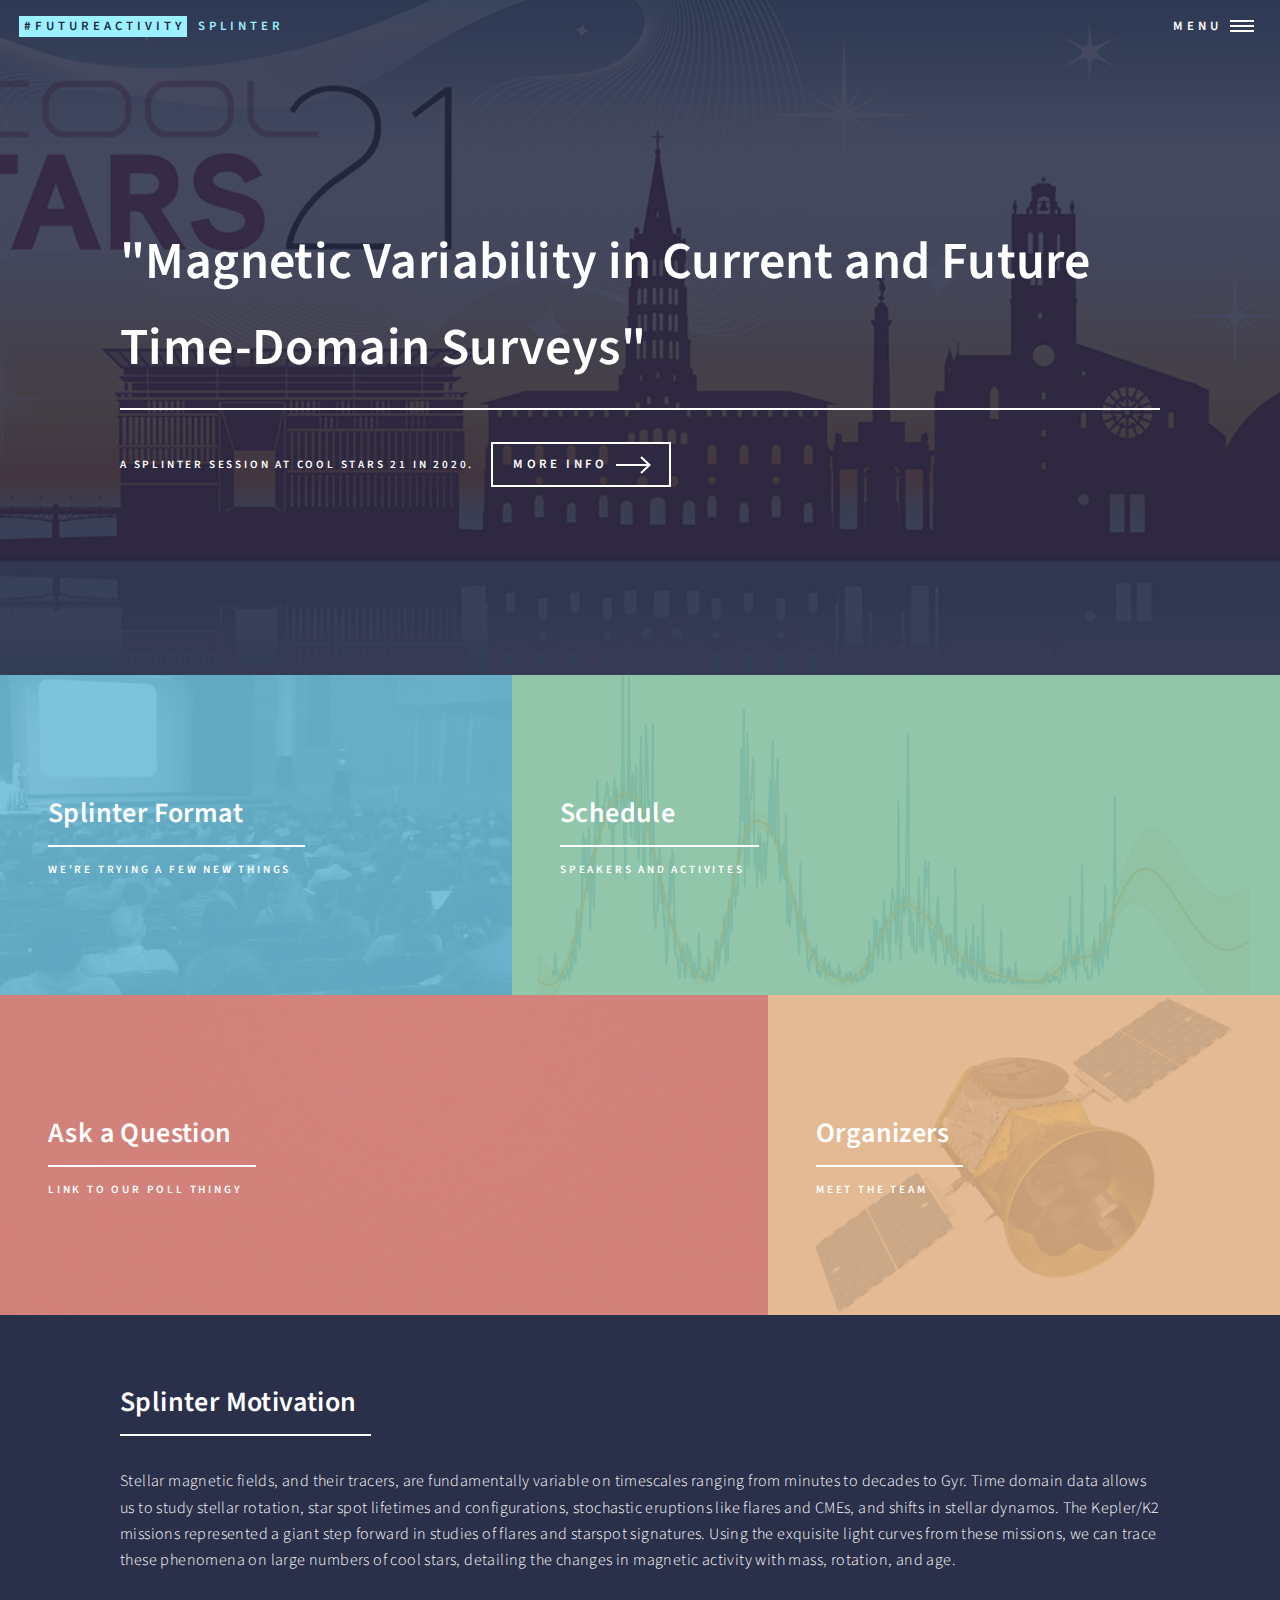
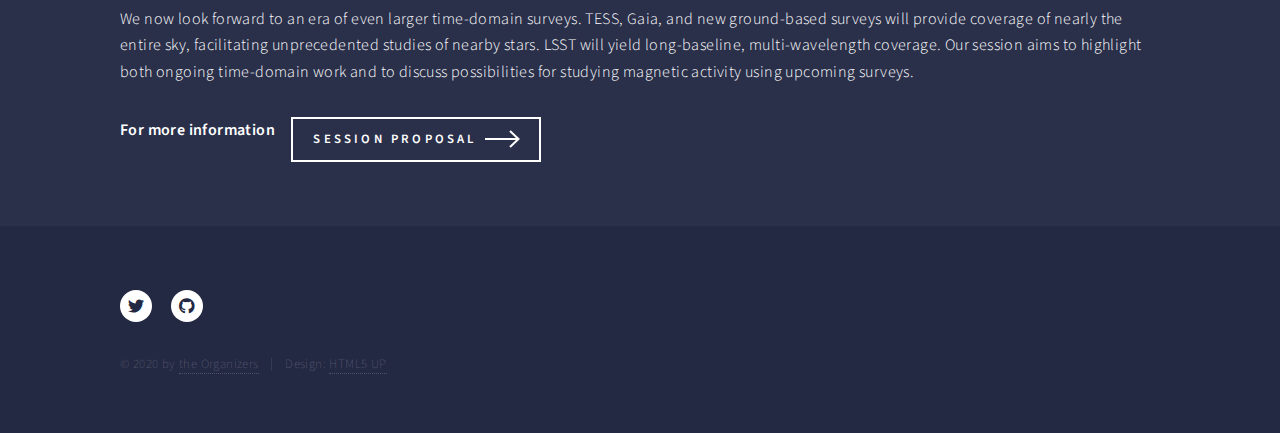
<file: index.html>
<!DOCTYPE HTML>
<!--
	Forty by HTML5 UP
	html5up.net | @ajlkn
	Free for personal and commercial use under the CCA 3.0 license (html5up.net/license)
-->
<html>
	<head>
		<title>Magnetic Variability in Current and Future Time-Domain Surveys</title>
		<meta charset="utf-8" />
		<meta name="viewport" content="width=device-width, initial-scale=1, user-scalable=no" />
		<link rel="stylesheet" href="assets/css/main.css" />
		<noscript><link rel="stylesheet" href="assets/css/noscript.css" /></noscript>
	</head>
	<body class="is-preload">

		<!-- Wrapper -->
			<div id="wrapper">

				<!-- Header -->
					<header id="header" class="alt">
						<a href="index.html" class="logo"><strong>#FutureActivity</strong> <span>Splinter</span></a>
						<nav>
							<a href="#menu">Menu</a>
						</nav>
					</header>

				<!-- Menu -->
					<nav id="menu">
						<ul class="links">
							<li><a href="index.html">Home</a></li>
							<li><a href="content.html#format">Splinter Format</a></li>
							<li><a href="content.html#schedule">Schedule</a></li>
							<li><a href="proposal.html">Session Proposal</a></li>
							<li><a href="organizers.html">Organizers</a></li>
							<li><a href="#" class="button fit">Apply!</a></li>

						</ul>
						<!-- <ul class="actions stacked">
							<li><a href="#" class="button primary fit">Get Started</a></li>
							<li><a href="#" class="button fit">Log In</a></li>
						</ul> -->
					</nav>

				<!-- Banner -->
					<section id="banner" class="major">
						<div class="inner">
							<header class="major">
								<h1>"Magnetic Variability in Current and Future Time-Domain Surveys"</h1>
							</header>
							<div class="content">
								<p>A Splinter session at Cool Stars 21 in 2020.</p>
								<ul class="actions">
									<li><a href="#one" class="button next scrolly">More Info</a></li>
								</ul>
							</div>
						</div>
					</section>

				<!-- Main -->
					<div id="main">

						<!-- One -->
							<section id="one" class="tiles">
								<article>
									<span class="image">
										<img src="images/talks.JPG" alt="" />
									</span>
									<header class="major">
										<h3><a href="content.html#format" class="link">Splinter Format</a></h3>
										<p>We're trying a few new things</p>
									</header>
								</article>
								<article>
									<span class="image">
										<img src="images/cycle.png" alt="" />
									</span>
									<header class="major">
										<h3><a href="content.html#schedule" class="link">Schedule</a></h3>
										<p>Speakers and Activites</p>
									</header>
								</article>
								<article>
									<span class="image">
										<img src="images/pic05.jpg" alt="" />
									</span>
									<header class="major">
										<h3><a href="#" class="link">Ask a Question</a></h3>
										<p>Link to our poll thingy</p>
									</header>
								</article>
								<article>
									<span class="image">
										<img src="images/tess.jpg" alt="" />
									</span>
									<header class="major">
										<h3><a href="organizers.html" class="link">Organizers</a></h3>
										<p>Meet the team</p>
									</header>
								</article>
								<!-- <article>
									<span class="image">
										<img src="images/pic05.jpg" alt="" />
									</span>
									<header class="major">
										<h3><a href="landing.html" class="link">Consequat</a></h3>
										<p>Ipsum dolor sit amet</p>
									</header>
								</article>
								<article>
									<span class="image">
										<img src="images/pic06.jpg" alt="" />
									</span>
									<header class="major">
										<h3><a href="landing.html" class="link">Etiam</a></h3>
										<p>Feugiat amet tempus</p>
									</header> -->
								</article>
							</section>

						<!-- Two -->
							<section id="two">
								<div class="inner">
									<header class="major">
										<h2>Splinter Motivation</h2>
									</header>
									<p>Stellar magnetic fields, and their tracers, are fundamentally variable on timescales 
										ranging from minutes to decades to Gyr. Time domain data allows us to study 
										stellar rotation, star spot lifetimes and configurations, stochastic eruptions 
										like flares and CMEs, and shifts in stellar dynamos. The Kepler/K2 missions 
										represented a giant step forward in studies of flares and 
										starspot signatures.  Using the exquisite light curves from these missions, we can 
										trace these phenomena on large numbers of cool stars, detailing 
										the changes in magnetic activity with mass, rotation, and age. 
									</p>
									
									<p>	We now look forward to an era of even larger time-domain surveys.
										TESS, Gaia, and new ground-based surveys will provide coverage of nearly the entire sky, 
										facilitating unprecedented studies of nearby stars.  
										LSST will yield long-baseline, multi-wavelength coverage. 
										Our session aims to highlight both ongoing time-domain work and to discuss  
										possibilities for studying magnetic activity using upcoming surveys. 
									</p>

									
									<ul class="actions">
										 <li><strong>For more information</strong></li><li><a href="proposal.html" class="button next">Session Proposal</a></li>
									</ul>
								</div>

							</section>

					</div>

				<!-- Contact -->
					<!-- <section id="contact">
						<div class="inner">
							<section>
								<form method="post" action="#">
									<div class="fields">
										<div class="field half">
											<label for="name">Name</label>
											<input type="text" name="name" id="name" />
										</div>
										<div class="field half">
											<label for="email">Email</label>
											<input type="text" name="email" id="email" />
										</div>
										<div class="field">
											<label for="message">Message</label>
											<textarea name="message" id="message" rows="6"></textarea>
										</div>
									</div>
									<ul class="actions">
										<li><input type="submit" value="Send Message" class="primary" /></li>
										<li><input type="reset" value="Clear" /></li>
									</ul>
								</form>
							</section>
							<section class="split">
								<section>
									<div class="contact-method">
										<span class="icon solid alt fa-envelope"></span>
										<h3>Email</h3>
										<a href="#">information@untitled.tld</a>
									</div>
								</section>
								<section>
									<div class="contact-method">
										<span class="icon solid alt fa-phone"></span>
										<h3>Phone</h3>
										<span>(000) 000-0000 x12387</span>
									</div>
								</section>
								<section>
									<div class="contact-method">
										<span class="icon solid alt fa-home"></span>
										<h3>Address</h3>
										<span>1234 Somewhere Road #5432<br />
										Nashville, TN 00000<br />
										United States of America</span>
									</div>
								</section>
							</section>
						</div>
					</section> -->

				<!-- Footer -->
					<footer id="footer">
						<div class="inner">
							<ul class="icons">
								<li><a href="https://jradavenport.github.io/timedomain_cs21/organizers.html" class="icon brands alt fa-twitter"><span class="label">Twitter</span></a></li>
								<!-- <li><a href="#" class="icon brands alt fa-facebook-f"><span class="label">Facebook</span></a></li> -->
								<!-- <li><a href="#" class="icon brands alt fa-instagram"><span class="label">Instagram</span></a></li> -->
								<li><a href="https://github.com/jradavenport/timedomain_cs21" class="icon brands alt fa-github"><span class="label">GitHub</span></a></li>
								<!-- <li><a href="#" class="icon brands alt fa-linkedin-in"><span class="label">LinkedIn</span></a></li> -->
							</ul>
							<ul class="copyright">
								<li>&copy; 2020 by <a href="https://jradavenport.github.io/timedomain_cs21/organizers.html"> the Organizers</a> </li><li>Design: <a href="https://html5up.net">HTML5 UP</a></li>
							</ul>
						</div>
					</footer>

			</div>

		<!-- Scripts -->
			<script src="assets/js/jquery.min.js"></script>
			<script src="assets/js/jquery.scrolly.min.js"></script>
			<script src="assets/js/jquery.scrollex.min.js"></script>
			<script src="assets/js/browser.min.js"></script>
			<script src="assets/js/breakpoints.min.js"></script>
			<script src="assets/js/util.js"></script>
			<script src="assets/js/main.js"></script>

	</body>
</html>
</file>
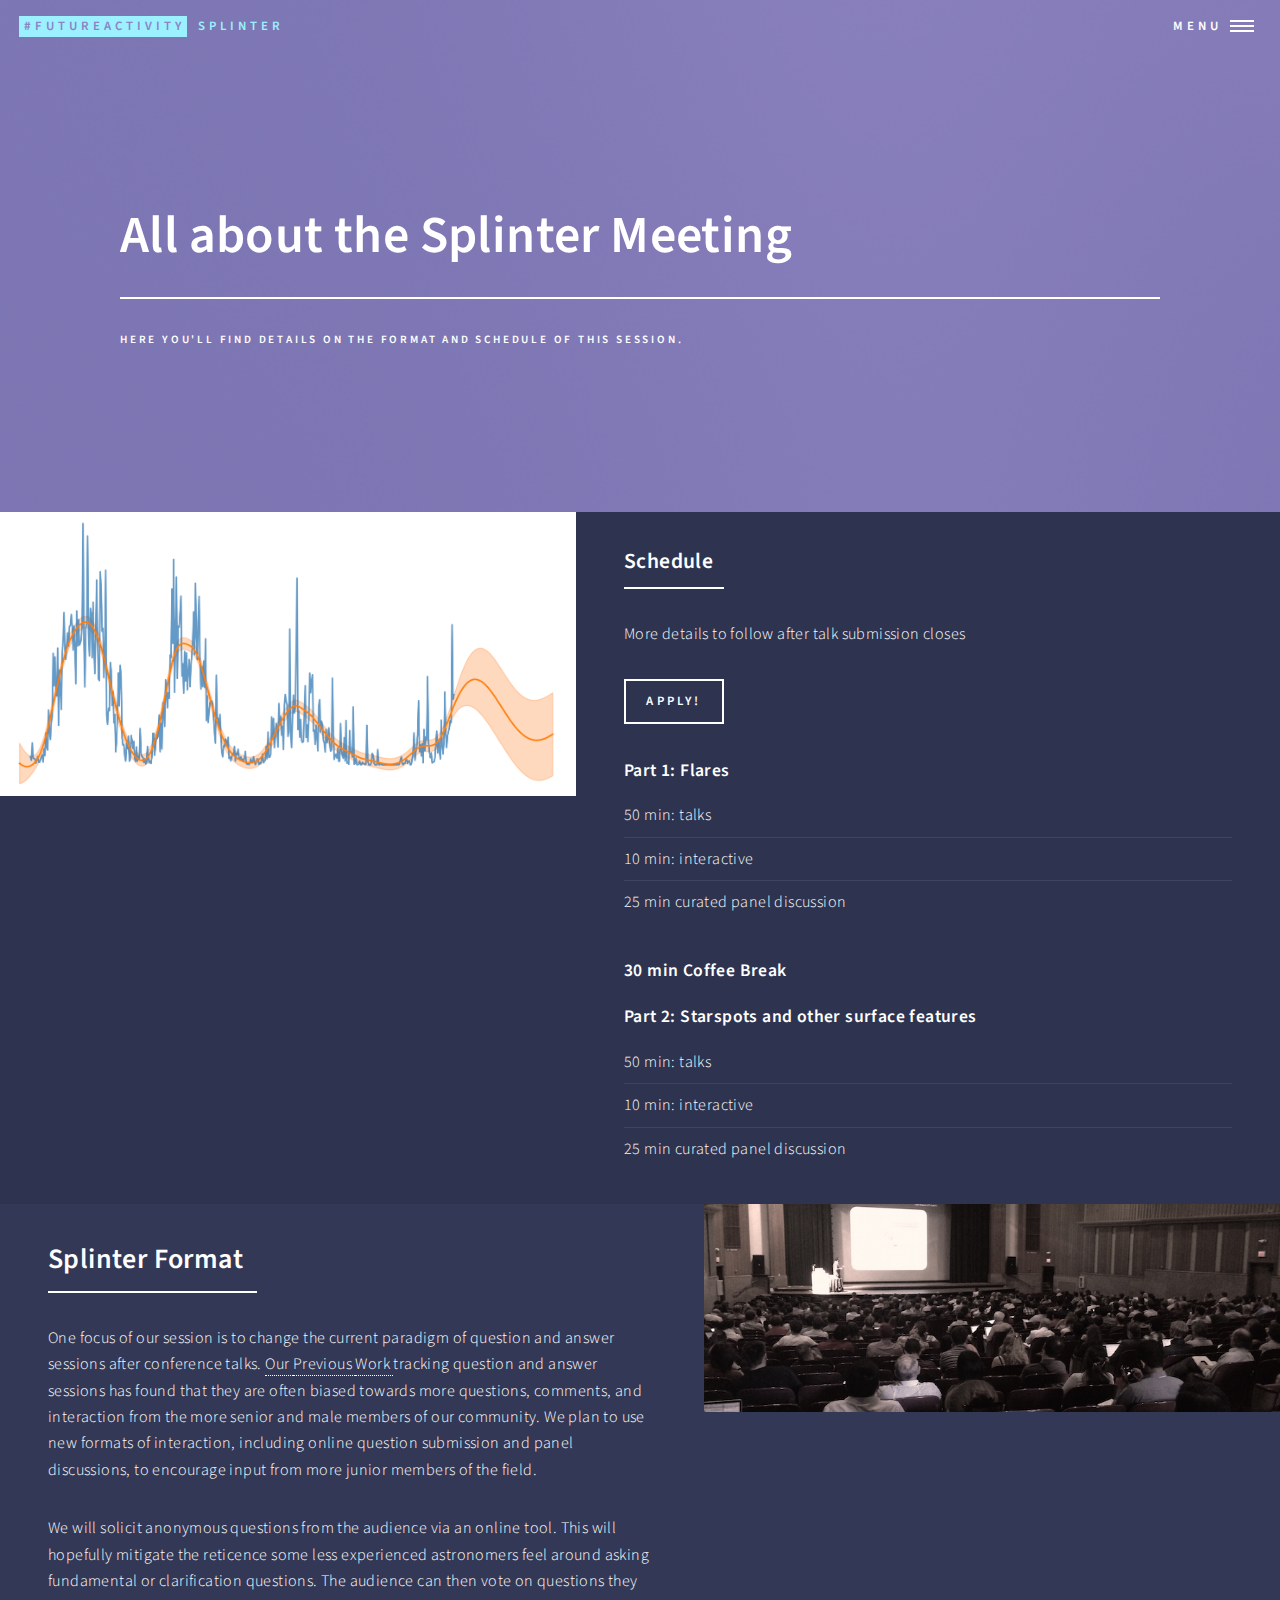
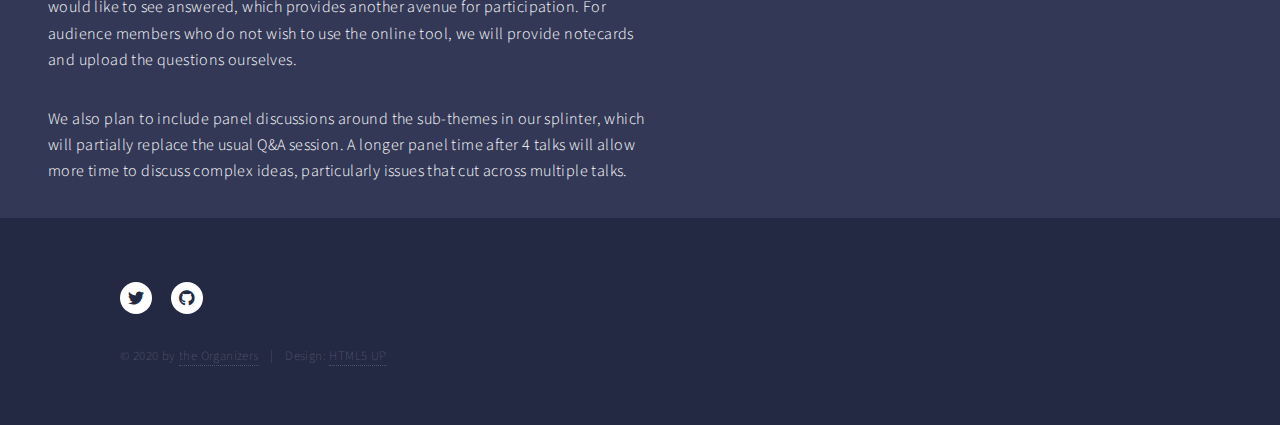
<file: content.html>
<!DOCTYPE HTML>
<!--
	Forty by HTML5 UP
	html5up.net | @ajlkn
	Free for personal and commercial use under the CCA 3.0 license (html5up.net/license)
-->
<html>
	<head>
		<title>Magnetic Variability in Current and Future Time-Domain Surveys</title>
		<meta charset="utf-8" />
		<meta name="viewport" content="width=device-width, initial-scale=1, user-scalable=no" />
		<link rel="stylesheet" href="assets/css/main.css" />
		<noscript><link rel="stylesheet" href="assets/css/noscript.css" /></noscript>
	</head>
	<body class="is-preload">

		<!-- Wrapper -->
			<div id="wrapper">

				<!-- Header -->
				<!-- Note: The "styleN" class below should match that of the banner element. -->
					<header id="header" class="alt style2">
						<a href="index.html" class="logo"><strong>#FutureActivity</strong> <span>Splinter</span></a>
						<nav>
							<a href="#menu">Menu</a>
						</nav>
					</header>

				<!-- Menu -->
					<nav id="menu">
						<ul class="links">
							<li><a href="index.html">Home</a></li>
							<li><a href="content.html#format">Splinter Format</a></li>
							<li><a href="content.html#schedule">Schedule</a></li>
							<li><a href="proposal.html">Session Proposal</a></li>
							<li><a href="organizers.html">Organizers</a></li>
							<li><a href="https://forms.gle/fzukbse1Ju3vGcNs9" class="button fit">Apply!</a></li>
					</nav>

				<!-- Banner -->
				<!-- Note: The "styleN" class below should match that of the header element. -->
					<section id="banner" class="style2">
						<div class="inner">
							<span class="image">
								<img src="images/pic07.jpg" alt="" />
							</span>
							<header class="major">
								<h1>All about the Splinter Meeting</h1>
							</header>
							<div class="content">
								<p>Here you'll find details on the format and schedule of this session.</p>
							</div>
						</div>
					</section>

				<!-- Main -->
					<div id="main">
							<section id="schedule" class="spotlights">
								<section>
									<a href="#schedule" class="image">
										<img src="images/cycle.png" alt="" data-position="center center" />
									</a>
									<div class="content">
										<div class="inner">
											<header class="major">
												<h3>Schedule</h3>
											</header>
											<p>More details to follow after talk submission closes</p>
											<ul class="actions">
												<li><a href="https://forms.gle/fzukbse1Ju3vGcNs9" class="button">Apply!</a></li>
											</ul>
											<h4>Part 1: Flares</h4>
											<ul class="alt">
												<li>50 min: talks</li>
												<li>10 min: interactive</li>
												<li>25 min curated panel discussion</li>
											</ul>
											<h4>30 min Coffee Break </h4>
											<h4>Part 2: Starspots and other surface features</h4>
											<ul class="alt">
												<li>50 min: talks</li>
												<li>10 min: interactive</li>
												<li>25 min curated panel discussion</li>
											</ul>



										</div>
									</div>
								</section>
								<section id="format">
									<a href="#format" class="image">
										<img src="images/talks.JPG" alt="" data-position="top center" />
									</a>
									<div class="content">
										<div class="inner">
											<header class="major">
												<h2>Splinter Format</h2>
											</header>
											<p>One focus of our session is to change the current paradigm of question 
												and answer sessions after conference talks. 
												<a href="https://ui.adsabs.harvard.edu/abs/2014arXiv1403.3091D/abstract">Our </a>
												<a href="https://ui.adsabs.harvard.edu/abs/2016csss.confE.155T/abstract">Previous </a>
												<a href="https://ui.adsabs.harvard.edu/abs/2017NatAs...1E.153S/abstract">Work </a>
												tracking question and answer sessions has found that they are often 
												biased towards more questions, comments, and interaction from 
												the more senior and male members of our community. We plan to use new 
												formats of interaction, including online question submission and panel 
												discussions, to encourage input from more junior members of the field. </p>
											
											<p>We will solicit anonymous questions from the audience via an online tool. 
												This will hopefully mitigate the reticence 
												some less experienced astronomers feel around asking fundamental or clarification questions. 
												The audience can then vote on questions they would like to see answered, 
												which provides another avenue for participation. For audience members who do not 
												wish to use the online tool, we will provide notecards and upload the questions ourselves. </p>

											<p>We also plan to include panel discussions around the sub-themes in our splinter, 
												which will partially replace the usual Q&A session. A longer panel time after 
												4 talks will allow more time to discuss complex ideas, particularly issues 
												that cut across multiple talks. </p>
										</div>
									</div>
								</section>

								<!-- <section>
									<a href="generic.html" class="image">
										<img src="images/pic10.jpg" alt="" data-position="25% 25%" />
									</a>
									<div class="content">
										<div class="inner">
											<header class="major">
												<h3>Sed nunc ligula</h3>
											</header>
											<p>Nullam et orci eu lorem consequat tincidunt vivamus et sagittis magna sed nunc rhoncus condimentum sem. In efficitur ligula tate urna. Maecenas massa sed magna lacinia magna pellentesque lorem ipsum dolor. Nullam et orci eu lorem consequat tincidunt. Vivamus et sagittis tempus.</p>
											<ul class="actions">
												<li><a href="generic.html" class="button">Learn more</a></li>
											</ul>
										</div>
									</div>
								</section> -->
							</section>

						<!-- Three -->
							<!-- <section id="three">
								<div class="inner">
									<header class="major">
										<h2>Massa libero</h2>
									</header>
									<p>Nullam et orci eu lorem consequat tincidunt vivamus et sagittis libero. Mauris aliquet magna magna sed nunc rhoncus pharetra. Pellentesque condimentum sem. In efficitur ligula tate urna. Maecenas laoreet massa vel lacinia pellentesque lorem ipsum dolor. Nullam et orci eu lorem consequat tincidunt. Vivamus et sagittis libero. Mauris aliquet magna magna sed nunc rhoncus amet pharetra et feugiat tempus.</p>
									<ul class="actions">
										<li><a href="generic.html" class="button next">Get Started</a></li>
									</ul>
								</div>
							</section> -->

					</div>

				<!-- Contact -->
					<!-- <section id="contact">
						<div class="inner">
							<section>
								<form method="post" action="#">
									<div class="fields">
										<div class="field half">
											<label for="name">Name</label>
											<input type="text" name="name" id="name" />
										</div>
										<div class="field half">
											<label for="email">Email</label>
											<input type="text" name="email" id="email" />
										</div>
										<div class="field">
											<label for="message">Message</label>
											<textarea name="message" id="message" rows="6"></textarea>
										</div>
									</div>
									<ul class="actions">
										<li><input type="submit" value="Send Message" class="primary" /></li>
										<li><input type="reset" value="Clear" /></li>
									</ul>
								</form>
							</section>
							<section class="split">
								<section>
									<div class="contact-method">
										<span class="icon solid alt fa-envelope"></span>
										<h3>Email</h3>
										<a href="#">information@untitled.tld</a>
									</div>
								</section>
								<section>
									<div class="contact-method">
										<span class="icon solid alt fa-phone"></span>
										<h3>Phone</h3>
										<span>(000) 000-0000 x12387</span>
									</div>
								</section>
								<section>
									<div class="contact-method">
										<span class="icon solid alt fa-home"></span>
										<h3>Address</h3>
										<span>1234 Somewhere Road #5432<br />
										Nashville, TN 00000<br />
										United States of America</span>
									</div>
								</section>
							</section>
						</div>
					</section> -->

				<!-- Footer -->
					<footer id="footer">
						<div class="inner">
							<ul class="icons">
								<li><a href="https://jradavenport.github.io/timedomain_cs21/organizers.html" class="icon brands alt fa-twitter"><span class="label">Twitter</span></a></li>
								<!-- <li><a href="#" class="icon brands alt fa-facebook-f"><span class="label">Facebook</span></a></li> -->
								<!-- <li><a href="#" class="icon brands alt fa-instagram"><span class="label">Instagram</span></a></li> -->
								<li><a href="https://github.com/jradavenport/timedomain_cs21" class="icon brands alt fa-github"><span class="label">GitHub</span></a></li>
								<!-- <li><a href="#" class="icon brands alt fa-linkedin-in"><span class="label">LinkedIn</span></a></li> -->
							</ul>
							<ul class="copyright">
								<li>&copy; 2020 by <a href="https://jradavenport.github.io/timedomain_cs21/organizers.html"> the Organizers</a> </li><li>Design: <a href="https://html5up.net">HTML5 UP</a></li>
							</ul>
						</div>
					</footer>

			</div>

		<!-- Scripts -->
			<script src="assets/js/jquery.min.js"></script>
			<script src="assets/js/jquery.scrolly.min.js"></script>
			<script src="assets/js/jquery.scrollex.min.js"></script>
			<script src="assets/js/browser.min.js"></script>
			<script src="assets/js/breakpoints.min.js"></script>
			<script src="assets/js/util.js"></script>
			<script src="assets/js/main.js"></script>

	</body>
</html>
</file>
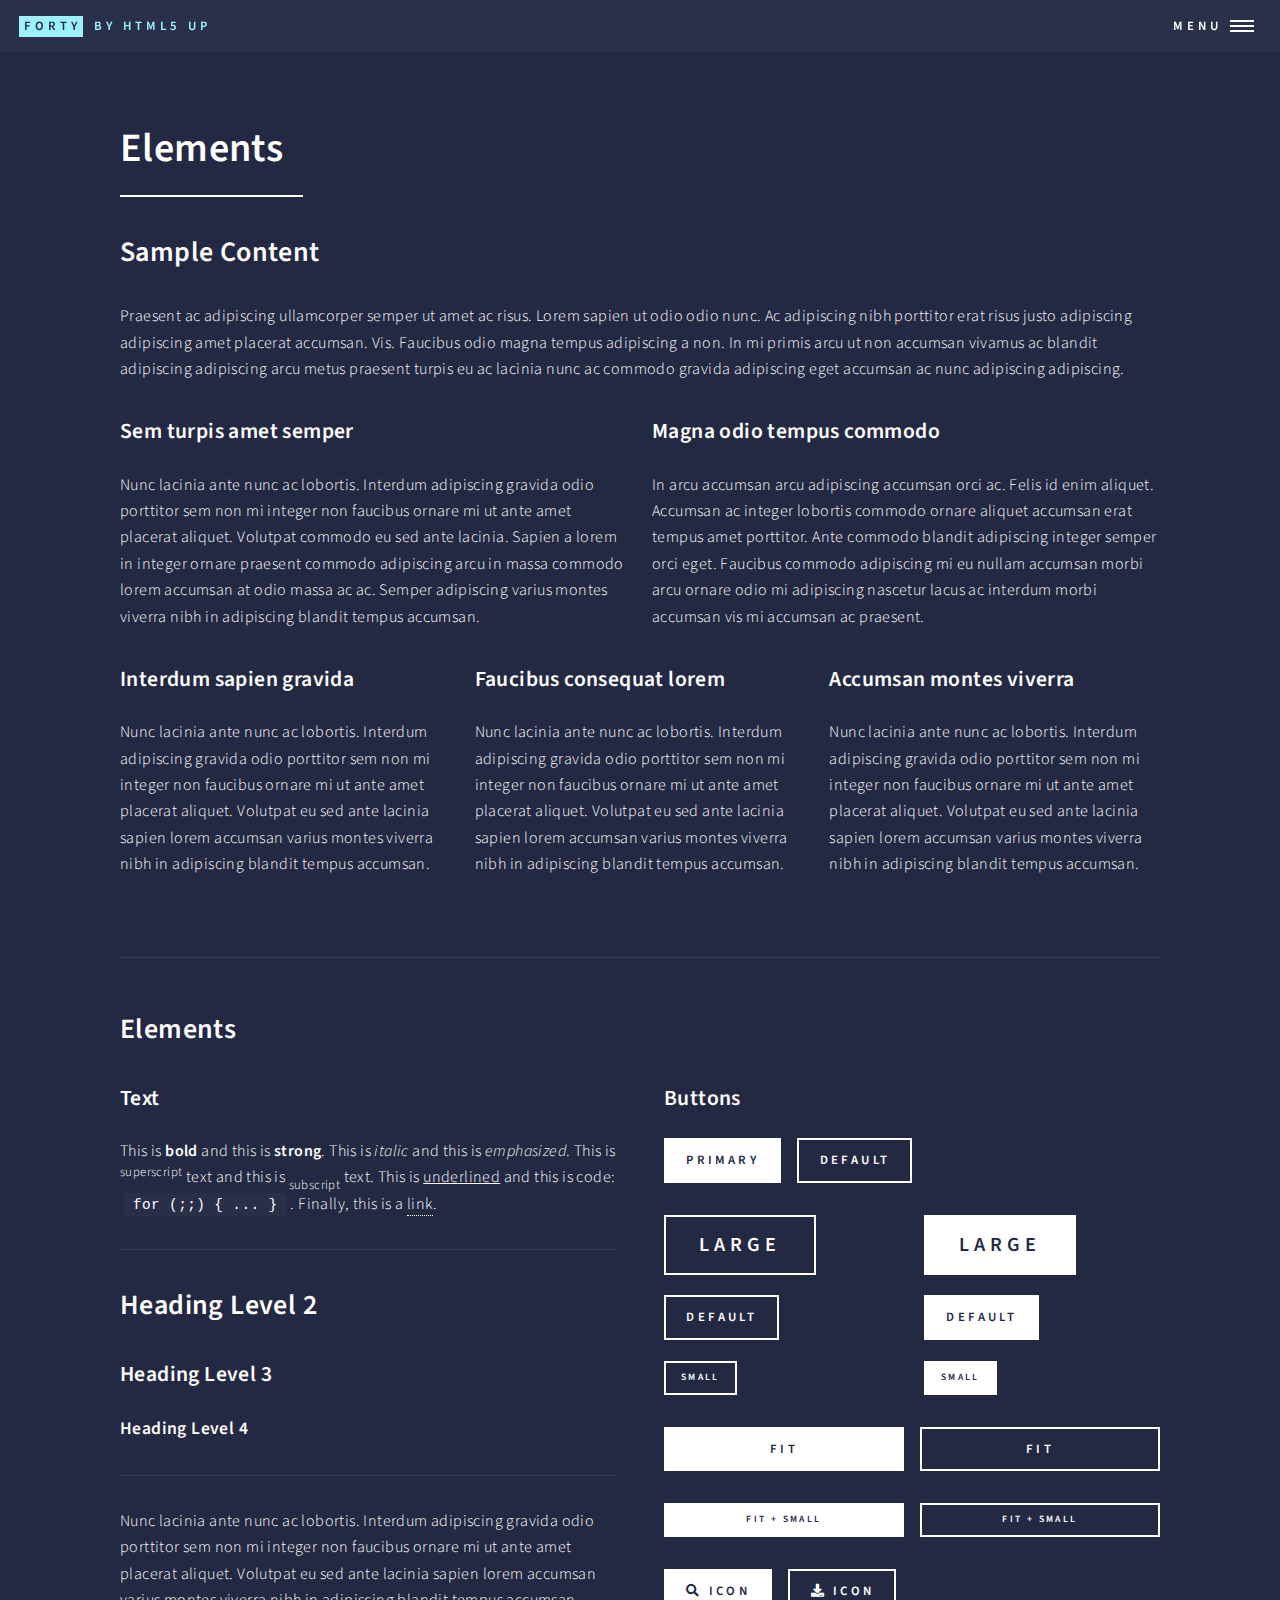
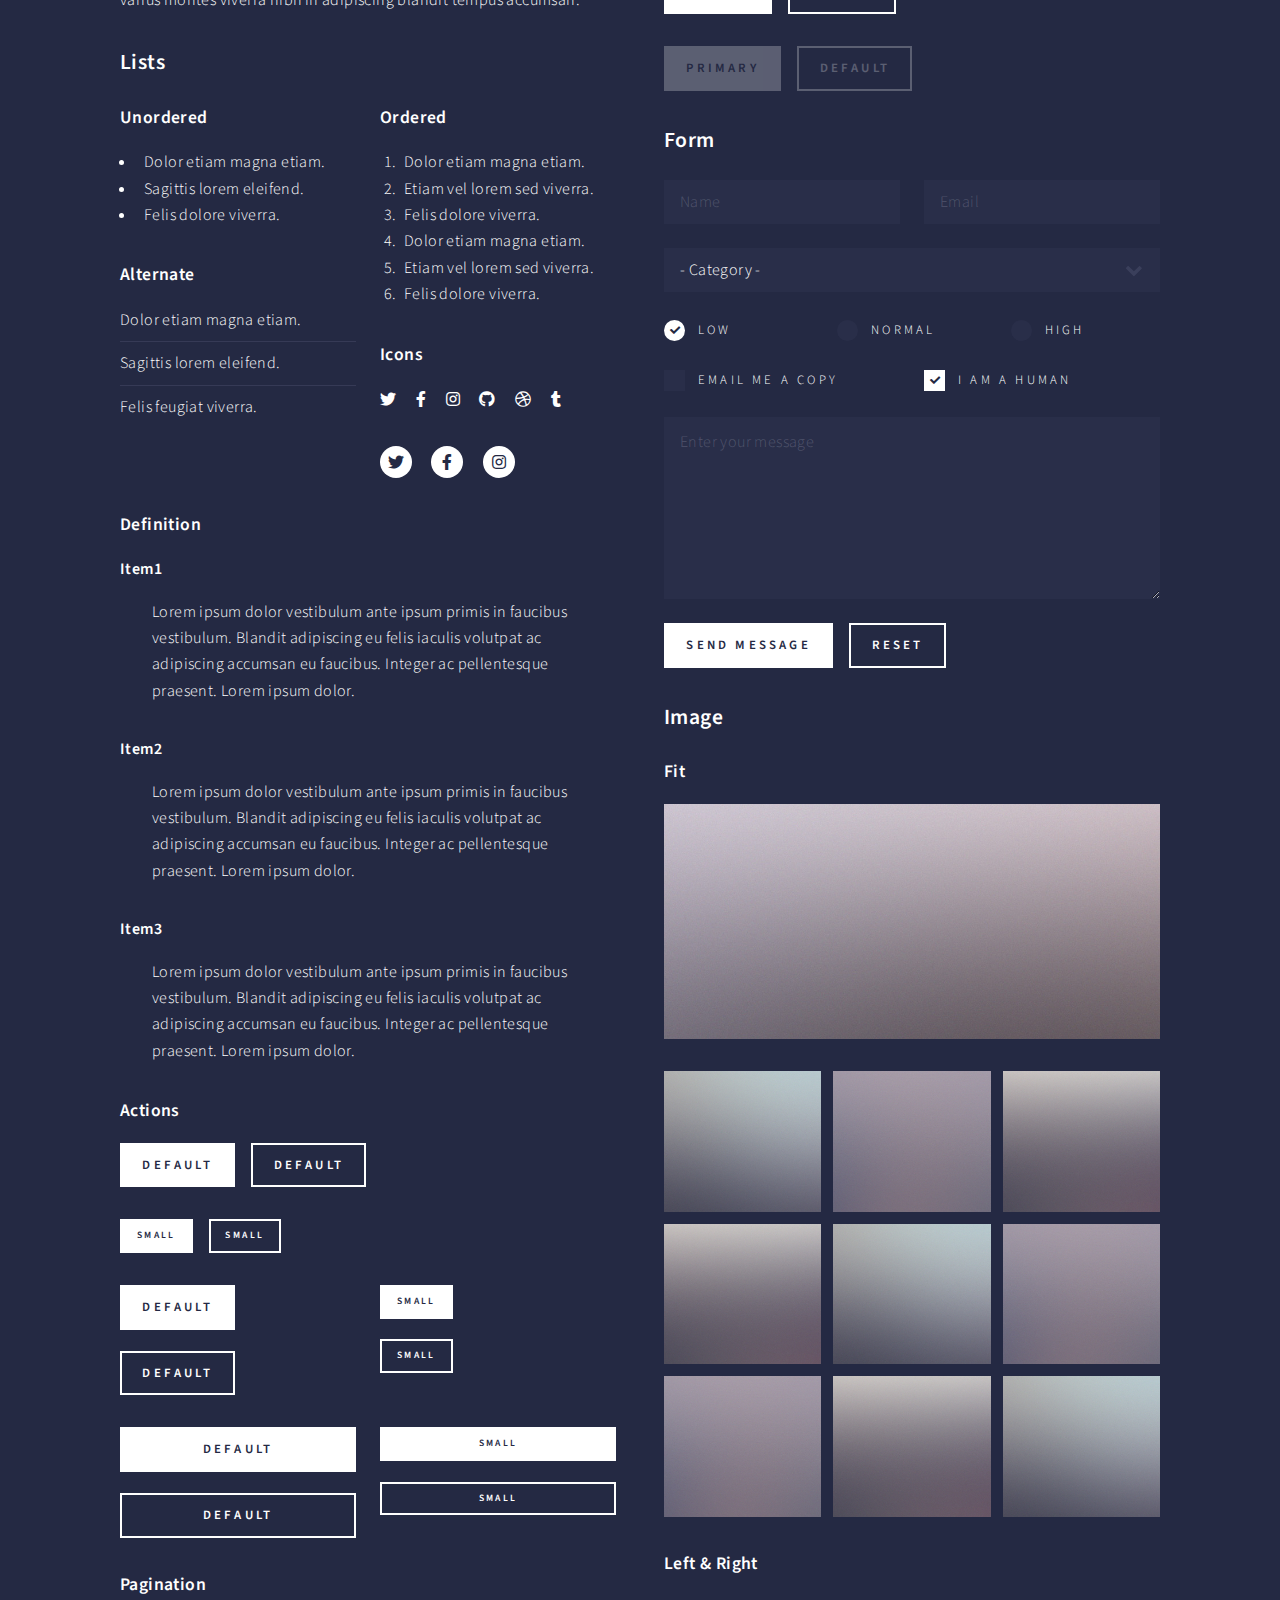
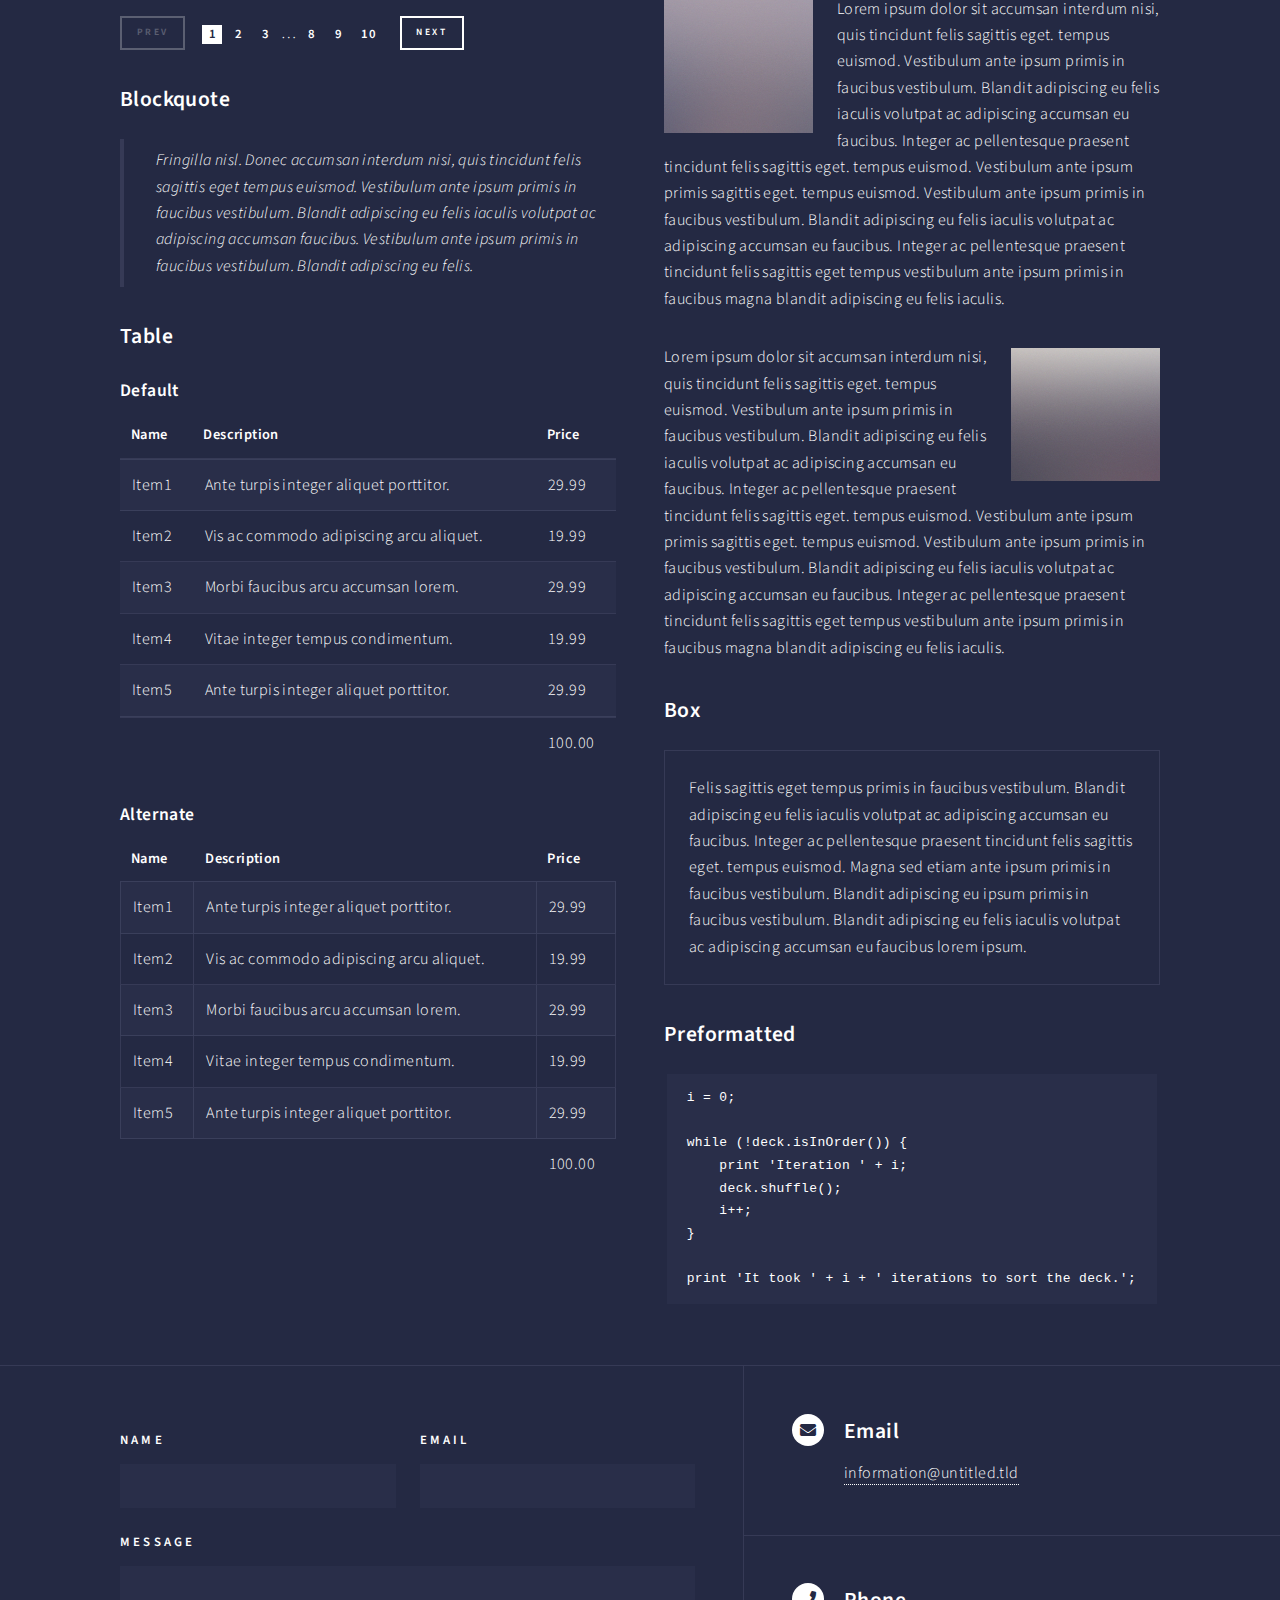
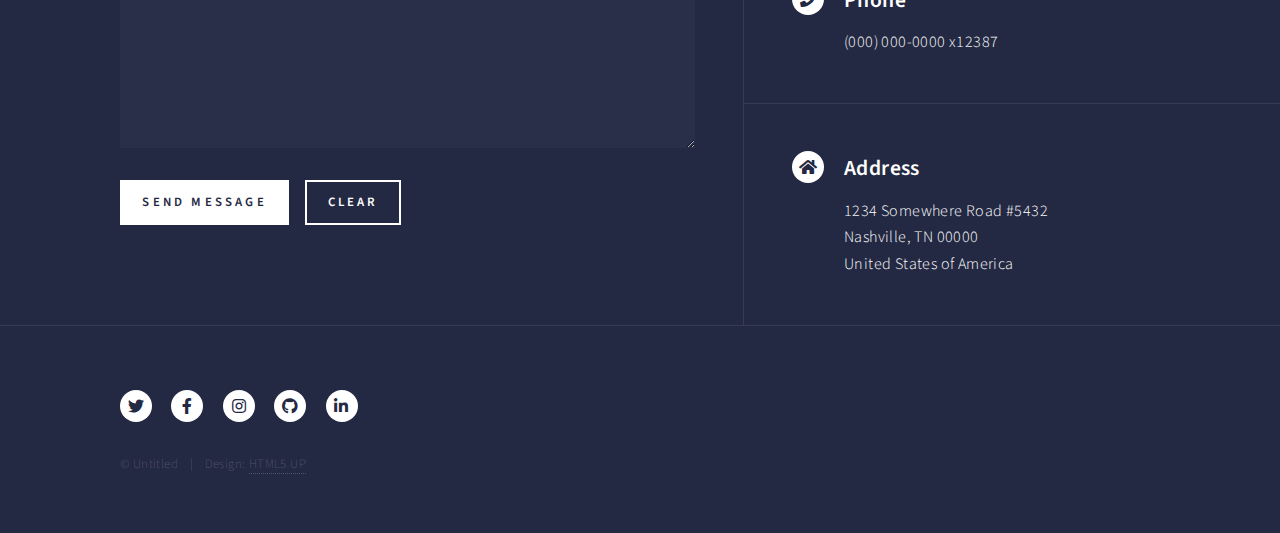
<file: elements.html>
<!DOCTYPE HTML>
<!--
	Forty by HTML5 UP
	html5up.net | @ajlkn
	Free for personal and commercial use under the CCA 3.0 license (html5up.net/license)
-->
<html>
	<head>
		<title>Elements - Forty by HTML5 UP</title>
		<meta charset="utf-8" />
		<meta name="viewport" content="width=device-width, initial-scale=1, user-scalable=no" />
		<link rel="stylesheet" href="assets/css/main.css" />
		<noscript><link rel="stylesheet" href="assets/css/noscript.css" /></noscript>
	</head>
	<body class="is-preload">

		<!-- Wrapper -->
			<div id="wrapper">

				<!-- Header -->
					<header id="header">
						<a href="index.html" class="logo"><strong>Forty</strong> <span>by HTML5 UP</span></a>
						<nav>
							<a href="#menu">Menu</a>
						</nav>
					</header>

				<!-- Menu -->
					<nav id="menu">
						<ul class="links">
							<li><a href="index.html">Home</a></li>
							<li><a href="landing.html">Landing</a></li>
							<li><a href="generic.html">Generic</a></li>
							<li><a href="elements.html">Elements</a></li>
						</ul>
						<ul class="actions stacked">
							<li><a href="#" class="button primary fit">Get Started</a></li>
							<li><a href="#" class="button fit">Log In</a></li>
						</ul>
					</nav>

				<!-- Main -->
					<div id="main" class="alt">

						<!-- One -->
							<section id="one">
								<div class="inner">
									<header class="major">
										<h1>Elements</h1>
									</header>

									<!-- Content -->
										<h2 id="content">Sample Content</h2>
										<p>Praesent ac adipiscing ullamcorper semper ut amet ac risus. Lorem sapien ut odio odio nunc. Ac adipiscing nibh porttitor erat risus justo adipiscing adipiscing amet placerat accumsan. Vis. Faucibus odio magna tempus adipiscing a non. In mi primis arcu ut non accumsan vivamus ac blandit adipiscing adipiscing arcu metus praesent turpis eu ac lacinia nunc ac commodo gravida adipiscing eget accumsan ac nunc adipiscing adipiscing.</p>
										<div class="row">
											<div class="col-6 col-12-small">
												<h3>Sem turpis amet semper</h3>
												<p>Nunc lacinia ante nunc ac lobortis. Interdum adipiscing gravida odio porttitor sem non mi integer non faucibus ornare mi ut ante amet placerat aliquet. Volutpat commodo eu sed ante lacinia. Sapien a lorem in integer ornare praesent commodo adipiscing arcu in massa commodo lorem accumsan at odio massa ac ac. Semper adipiscing varius montes viverra nibh in adipiscing blandit tempus accumsan.</p>
											</div>
											<div class="col-6 col-12-small">
												<h3>Magna odio tempus commodo</h3>
												<p>In arcu accumsan arcu adipiscing accumsan orci ac. Felis id enim aliquet. Accumsan ac integer lobortis commodo ornare aliquet accumsan erat tempus amet porttitor. Ante commodo blandit adipiscing integer semper orci eget. Faucibus commodo adipiscing mi eu nullam accumsan morbi arcu ornare odio mi adipiscing nascetur lacus ac interdum morbi accumsan vis mi accumsan ac praesent.</p>
											</div>
											<!-- Break -->
											<div class="col-4 col-12-medium">
												<h3>Interdum sapien gravida</h3>
												<p>Nunc lacinia ante nunc ac lobortis. Interdum adipiscing gravida odio porttitor sem non mi integer non faucibus ornare mi ut ante amet placerat aliquet. Volutpat eu sed ante lacinia sapien lorem accumsan varius montes viverra nibh in adipiscing blandit tempus accumsan.</p>
											</div>
											<div class="col-4 col-12-medium">
												<h3>Faucibus consequat lorem</h3>
												<p>Nunc lacinia ante nunc ac lobortis. Interdum adipiscing gravida odio porttitor sem non mi integer non faucibus ornare mi ut ante amet placerat aliquet. Volutpat eu sed ante lacinia sapien lorem accumsan varius montes viverra nibh in adipiscing blandit tempus accumsan.</p>
											</div>
											<div class="col-4 col-12-medium">
												<h3>Accumsan montes viverra</h3>
												<p>Nunc lacinia ante nunc ac lobortis. Interdum adipiscing gravida odio porttitor sem non mi integer non faucibus ornare mi ut ante amet placerat aliquet. Volutpat eu sed ante lacinia sapien lorem accumsan varius montes viverra nibh in adipiscing blandit tempus accumsan.</p>
											</div>
										</div>

									<hr class="major" />

									<!-- Elements -->
										<h2 id="elements">Elements</h2>
										<div class="row gtr-200">
											<div class="col-6 col-12-medium">

												<!-- Text stuff -->
													<h3>Text</h3>
													<p>This is <b>bold</b> and this is <strong>strong</strong>. This is <i>italic</i> and this is <em>emphasized</em>.
													This is <sup>superscript</sup> text and this is <sub>subscript</sub> text.
													This is <u>underlined</u> and this is code: <code>for (;;) { ... }</code>.
													Finally, this is a <a href="#">link</a>.</p>
													<hr />
													<h2>Heading Level 2</h2>
													<h3>Heading Level 3</h3>
													<h4>Heading Level 4</h4>
													<hr />
													<p>Nunc lacinia ante nunc ac lobortis. Interdum adipiscing gravida odio porttitor sem non mi integer non faucibus ornare mi ut ante amet placerat aliquet. Volutpat eu sed ante lacinia sapien lorem accumsan varius montes viverra nibh in adipiscing blandit tempus accumsan.</p>

												<!-- Lists -->
													<h3>Lists</h3>
													<div class="row">
														<div class="col-6 col-12-small">

															<h4>Unordered</h4>
															<ul>
																<li>Dolor etiam magna etiam.</li>
																<li>Sagittis lorem eleifend.</li>
																<li>Felis dolore viverra.</li>
															</ul>

															<h4>Alternate</h4>
															<ul class="alt">
																<li>Dolor etiam magna etiam.</li>
																<li>Sagittis lorem eleifend.</li>
																<li>Felis feugiat viverra.</li>
															</ul>

														</div>
														<div class="col-6 col-12-small">

															<h4>Ordered</h4>
															<ol>
																<li>Dolor etiam magna etiam.</li>
																<li>Etiam vel lorem sed viverra.</li>
																<li>Felis dolore viverra.</li>
																<li>Dolor etiam magna etiam.</li>
																<li>Etiam vel lorem sed viverra.</li>
																<li>Felis dolore viverra.</li>
															</ol>

															<h4>Icons</h4>
															<ul class="icons">
																<li><a href="#" class="icon brands fa-twitter"><span class="label">Twitter</span></a></li>
																<li><a href="#" class="icon brands fa-facebook-f"><span class="label">Facebook</span></a></li>
																<li><a href="#" class="icon brands fa-instagram"><span class="label">Instagram</span></a></li>
																<li><a href="#" class="icon brands fa-github"><span class="label">Github</span></a></li>
																<li><a href="#" class="icon brands fa-dribbble"><span class="label">Dribbble</span></a></li>
																<li><a href="#" class="icon brands fa-tumblr"><span class="label">Tumblr</span></a></li>
															</ul>
															<ul class="icons">
																<li><a href="#" class="icon brands alt fa-twitter"><span class="label">Twitter</span></a></li>
																<li><a href="#" class="icon brands alt fa-facebook-f"><span class="label">Facebook</span></a></li>
																<li><a href="#" class="icon brands alt fa-instagram"><span class="label">Instagram</span></a></li>
															</ul>

														</div>
													</div>
													<h4>Definition</h4>
													<dl>
														<dt>Item1</dt>
														<dd>
															<p>Lorem ipsum dolor vestibulum ante ipsum primis in faucibus vestibulum. Blandit adipiscing eu felis iaculis volutpat ac adipiscing accumsan eu faucibus. Integer ac pellentesque praesent. Lorem ipsum dolor.</p>
														</dd>
														<dt>Item2</dt>
														<dd>
															<p>Lorem ipsum dolor vestibulum ante ipsum primis in faucibus vestibulum. Blandit adipiscing eu felis iaculis volutpat ac adipiscing accumsan eu faucibus. Integer ac pellentesque praesent. Lorem ipsum dolor.</p>
														</dd>
														<dt>Item3</dt>
														<dd>
															<p>Lorem ipsum dolor vestibulum ante ipsum primis in faucibus vestibulum. Blandit adipiscing eu felis iaculis volutpat ac adipiscing accumsan eu faucibus. Integer ac pellentesque praesent. Lorem ipsum dolor.</p>
														</dd>
													</dl>

													<h4>Actions</h4>
													<ul class="actions">
														<li><a href="#" class="button primary">Default</a></li>
														<li><a href="#" class="button">Default</a></li>
													</ul>
													<ul class="actions small">
														<li><a href="#" class="button primary small">Small</a></li>
														<li><a href="#" class="button small">Small</a></li>
													</ul>
													<div class="row">
														<div class="col-6 col-12-small">
															<ul class="actions stacked">
																<li><a href="#" class="button primary">Default</a></li>
																<li><a href="#" class="button">Default</a></li>
															</ul>
														</div>
														<div class="col-6 col-12-small">
															<ul class="actions stacked">
																<li><a href="#" class="button primary small">Small</a></li>
																<li><a href="#" class="button small">Small</a></li>
															</ul>
														</div>
														<div class="col-6 col-12-small">
															<ul class="actions stacked">
																<li><a href="#" class="button primary fit">Default</a></li>
																<li><a href="#" class="button fit">Default</a></li>
															</ul>
														</div>
														<div class="col-6 col-12-small">
															<ul class="actions stacked">
																<li><a href="#" class="button primary small fit">Small</a></li>
																<li><a href="#" class="button small fit">Small</a></li>
															</ul>
														</div>
													</div>

													<h4>Pagination</h4>
													<ul class="pagination">
														<li><span class="button small disabled">Prev</span></li>
														<li><a href="#" class="page active">1</a></li>
														<li><a href="#" class="page">2</a></li>
														<li><a href="#" class="page">3</a></li>
														<li><span>&hellip;</span></li>
														<li><a href="#" class="page">8</a></li>
														<li><a href="#" class="page">9</a></li>
														<li><a href="#" class="page">10</a></li>
														<li><a href="#" class="button small">Next</a></li>
													</ul>

												<!-- Blockquote -->
													<h3>Blockquote</h3>
													<blockquote>Fringilla nisl. Donec accumsan interdum nisi, quis tincidunt felis sagittis eget tempus euismod. Vestibulum ante ipsum primis in faucibus vestibulum. Blandit adipiscing eu felis iaculis volutpat ac adipiscing accumsan faucibus. Vestibulum ante ipsum primis in faucibus vestibulum. Blandit adipiscing eu felis.</blockquote>

												<!-- Table -->
													<h3>Table</h3>

													<h4>Default</h4>
													<div class="table-wrapper">
														<table>
															<thead>
																<tr>
																	<th>Name</th>
																	<th>Description</th>
																	<th>Price</th>
																</tr>
															</thead>
															<tbody>
																<tr>
																	<td>Item1</td>
																	<td>Ante turpis integer aliquet porttitor.</td>
																	<td>29.99</td>
																</tr>
																<tr>
																	<td>Item2</td>
																	<td>Vis ac commodo adipiscing arcu aliquet.</td>
																	<td>19.99</td>
																</tr>
																<tr>
																	<td>Item3</td>
																	<td> Morbi faucibus arcu accumsan lorem.</td>
																	<td>29.99</td>
																</tr>
																<tr>
																	<td>Item4</td>
																	<td>Vitae integer tempus condimentum.</td>
																	<td>19.99</td>
																</tr>
																<tr>
																	<td>Item5</td>
																	<td>Ante turpis integer aliquet porttitor.</td>
																	<td>29.99</td>
																</tr>
															</tbody>
															<tfoot>
																<tr>
																	<td colspan="2"></td>
																	<td>100.00</td>
																</tr>
															</tfoot>
														</table>
													</div>

													<h4>Alternate</h4>
													<div class="table-wrapper">
														<table class="alt">
															<thead>
																<tr>
																	<th>Name</th>
																	<th>Description</th>
																	<th>Price</th>
																</tr>
															</thead>
															<tbody>
																<tr>
																	<td>Item1</td>
																	<td>Ante turpis integer aliquet porttitor.</td>
																	<td>29.99</td>
																</tr>
																<tr>
																	<td>Item2</td>
																	<td>Vis ac commodo adipiscing arcu aliquet.</td>
																	<td>19.99</td>
																</tr>
																<tr>
																	<td>Item3</td>
																	<td> Morbi faucibus arcu accumsan lorem.</td>
																	<td>29.99</td>
																</tr>
																<tr>
																	<td>Item4</td>
																	<td>Vitae integer tempus condimentum.</td>
																	<td>19.99</td>
																</tr>
																<tr>
																	<td>Item5</td>
																	<td>Ante turpis integer aliquet porttitor.</td>
																	<td>29.99</td>
																</tr>
															</tbody>
															<tfoot>
																<tr>
																	<td colspan="2"></td>
																	<td>100.00</td>
																</tr>
															</tfoot>
														</table>
													</div>

											</div>
											<div class="col-6 col-12-medium">

												<!-- Buttons -->
													<h3>Buttons</h3>
													<ul class="actions">
														<li><a href="#" class="button primary">Primary</a></li>
														<li><a href="#" class="button">Default</a></li>
													</ul>
													<div class="row">
														<div class="col-6 col-12-xsmall">
															<ul class="actions stacked">
																<li><a href="#" class="button large">Large</a></li>
																<li><a href="#" class="button">Default</a></li>
																<li><a href="#" class="button small">Small</a></li>
															</ul>
														</div>
														<div class="col-6 col-12-xsmall">
															<ul class="actions stacked">
																<li><a href="#" class="button primary large">Large</a></li>
																<li><a href="#" class="button primary">Default</a></li>
																<li><a href="#" class="button primary small">Small</a></li>
															</ul>
														</div>
													</div>
													<ul class="actions fit">
														<li><a href="#" class="button primary fit">Fit</a></li>
														<li><a href="#" class="button fit">Fit</a></li>
													</ul>
													<ul class="actions fit small">
														<li><a href="#" class="button primary fit small">Fit + Small</a></li>
														<li><a href="#" class="button fit small">Fit + Small</a></li>
													</ul>
													<ul class="actions">
														<li><a href="#" class="button primary icon solid fa-search">Icon</a></li>
														<li><a href="#" class="button icon solid fa-download">Icon</a></li>
													</ul>
													<ul class="actions">
														<li><span class="button primary disabled">Primary</span></li>
														<li><span class="button disabled">Default</span></li>
													</ul>

												<!-- Form -->
													<h3>Form</h3>

													<form method="post" action="#">
														<div class="row gtr-uniform">
															<div class="col-6 col-12-xsmall">
																<input type="text" name="demo-name" id="demo-name" value="" placeholder="Name" />
															</div>
															<div class="col-6 col-12-xsmall">
																<input type="email" name="demo-email" id="demo-email" value="" placeholder="Email" />
															</div>
															<!-- Break -->
															<div class="col-12">
																<select name="demo-category" id="demo-category">
																	<option value="">- Category -</option>
																	<option value="1">Manufacturing</option>
																	<option value="1">Shipping</option>
																	<option value="1">Administration</option>
																	<option value="1">Human Resources</option>
																</select>
															</div>
															<!-- Break -->
															<div class="col-4 col-12-small">
																<input type="radio" id="demo-priority-low" name="demo-priority" checked>
																<label for="demo-priority-low">Low</label>
															</div>
															<div class="col-4 col-12-small">
																<input type="radio" id="demo-priority-normal" name="demo-priority">
																<label for="demo-priority-normal">Normal</label>
															</div>
															<div class="col-4 col-12-small">
																<input type="radio" id="demo-priority-high" name="demo-priority">
																<label for="demo-priority-high">High</label>
															</div>
															<!-- Break -->
															<div class="col-6 col-12-small">
																<input type="checkbox" id="demo-copy" name="demo-copy">
																<label for="demo-copy">Email me a copy</label>
															</div>
															<div class="col-6 col-12-small">
																<input type="checkbox" id="demo-human" name="demo-human" checked>
																<label for="demo-human">I am a human</label>
															</div>
															<!-- Break -->
															<div class="col-12">
																<textarea name="demo-message" id="demo-message" placeholder="Enter your message" rows="6"></textarea>
															</div>
															<!-- Break -->
															<div class="col-12">
																<ul class="actions">
																	<li><input type="submit" value="Send Message" class="primary" /></li>
																	<li><input type="reset" value="Reset" /></li>
																</ul>
															</div>
														</div>
													</form>

												<!-- Image -->
													<h3>Image</h3>

													<h4>Fit</h4>
													<span class="image fit"><img src="images/pic03.jpg" alt="" /></span>
													<div class="box alt">
														<div class="row gtr-50 gtr-uniform">
															<div class="col-4"><span class="image fit"><img src="images/pic08.jpg" alt="" /></span></div>
															<div class="col-4"><span class="image fit"><img src="images/pic09.jpg" alt="" /></span></div>
															<div class="col-4"><span class="image fit"><img src="images/pic10.jpg" alt="" /></span></div>
															<!-- Break -->
															<div class="col-4"><span class="image fit"><img src="images/pic10.jpg" alt="" /></span></div>
															<div class="col-4"><span class="image fit"><img src="images/pic08.jpg" alt="" /></span></div>
															<div class="col-4"><span class="image fit"><img src="images/pic09.jpg" alt="" /></span></div>
															<!-- Break -->
															<div class="col-4"><span class="image fit"><img src="images/pic09.jpg" alt="" /></span></div>
															<div class="col-4"><span class="image fit"><img src="images/pic10.jpg" alt="" /></span></div>
															<div class="col-4"><span class="image fit"><img src="images/pic08.jpg" alt="" /></span></div>
														</div>
													</div>

													<h4>Left &amp; Right</h4>
													<p><span class="image left"><img src="images/pic09.jpg" alt="" /></span>Lorem ipsum dolor sit accumsan interdum nisi, quis tincidunt felis sagittis eget. tempus euismod. Vestibulum ante ipsum primis in faucibus vestibulum. Blandit adipiscing eu felis iaculis volutpat ac adipiscing accumsan eu faucibus. Integer ac pellentesque praesent tincidunt felis sagittis eget. tempus euismod. Vestibulum ante ipsum primis sagittis eget. tempus euismod. Vestibulum ante ipsum primis in faucibus vestibulum. Blandit adipiscing eu felis iaculis volutpat ac adipiscing accumsan eu faucibus. Integer ac pellentesque praesent tincidunt felis sagittis eget tempus vestibulum ante ipsum primis in faucibus magna blandit adipiscing eu felis iaculis.</p>
													<p><span class="image right"><img src="images/pic10.jpg" alt="" /></span>Lorem ipsum dolor sit accumsan interdum nisi, quis tincidunt felis sagittis eget. tempus euismod. Vestibulum ante ipsum primis in faucibus vestibulum. Blandit adipiscing eu felis iaculis volutpat ac adipiscing accumsan eu faucibus. Integer ac pellentesque praesent tincidunt felis sagittis eget. tempus euismod. Vestibulum ante ipsum primis sagittis eget. tempus euismod. Vestibulum ante ipsum primis in faucibus vestibulum. Blandit adipiscing eu felis iaculis volutpat ac adipiscing accumsan eu faucibus. Integer ac pellentesque praesent tincidunt felis sagittis eget tempus vestibulum ante ipsum primis in faucibus magna blandit adipiscing eu felis iaculis.</p>

												<!-- Box -->
													<h3>Box</h3>
													<div class="box">
														<p>Felis sagittis eget tempus primis in faucibus vestibulum. Blandit adipiscing eu felis iaculis volutpat ac adipiscing accumsan eu faucibus. Integer ac pellentesque praesent tincidunt felis sagittis eget. tempus euismod. Magna sed etiam ante ipsum primis in faucibus vestibulum. Blandit adipiscing eu ipsum primis in faucibus vestibulum. Blandit adipiscing eu felis iaculis volutpat ac adipiscing accumsan eu faucibus lorem ipsum.</p>
													</div>

												<!-- Preformatted Code -->
													<h3>Preformatted</h3>
													<pre><code>i = 0;

while (!deck.isInOrder()) {
    print 'Iteration ' + i;
    deck.shuffle();
    i++;
}

print 'It took ' + i + ' iterations to sort the deck.';
</code></pre>

											</div>
										</div>

								</div>
							</section>

					</div>

				<!-- Contact -->
					<section id="contact">
						<div class="inner">
							<section>
								<form method="post" action="#">
									<div class="fields">
										<div class="field half">
											<label for="name">Name</label>
											<input type="text" name="name" id="name" />
										</div>
										<div class="field half">
											<label for="email">Email</label>
											<input type="text" name="email" id="email" />
										</div>
										<div class="field">
											<label for="message">Message</label>
											<textarea name="message" id="message" rows="6"></textarea>
										</div>
									</div>
									<ul class="actions">
										<li><input type="submit" value="Send Message" class="primary" /></li>
										<li><input type="reset" value="Clear" /></li>
									</ul>
								</form>
							</section>
							<section class="split">
								<section>
									<div class="contact-method">
										<span class="icon solid alt fa-envelope"></span>
										<h3>Email</h3>
										<a href="#">information@untitled.tld</a>
									</div>
								</section>
								<section>
									<div class="contact-method">
										<span class="icon solid alt fa-phone"></span>
										<h3>Phone</h3>
										<span>(000) 000-0000 x12387</span>
									</div>
								</section>
								<section>
									<div class="contact-method">
										<span class="icon solid alt fa-home"></span>
										<h3>Address</h3>
										<span>1234 Somewhere Road #5432<br />
										Nashville, TN 00000<br />
										United States of America</span>
									</div>
								</section>
							</section>
						</div>
					</section>

				<!-- Footer -->
					<footer id="footer">
						<div class="inner">
							<ul class="icons">
								<li><a href="#" class="icon brands alt fa-twitter"><span class="label">Twitter</span></a></li>
								<li><a href="#" class="icon brands alt fa-facebook-f"><span class="label">Facebook</span></a></li>
								<li><a href="#" class="icon brands alt fa-instagram"><span class="label">Instagram</span></a></li>
								<li><a href="#" class="icon brands alt fa-github"><span class="label">GitHub</span></a></li>
								<li><a href="#" class="icon brands alt fa-linkedin-in"><span class="label">LinkedIn</span></a></li>
							</ul>
							<ul class="copyright">
								<li>&copy; Untitled</li><li>Design: <a href="https://html5up.net">HTML5 UP</a></li>
							</ul>
						</div>
					</footer>

			</div>

		<!-- Scripts -->
			<script src="assets/js/jquery.min.js"></script>
			<script src="assets/js/jquery.scrolly.min.js"></script>
			<script src="assets/js/jquery.scrollex.min.js"></script>
			<script src="assets/js/browser.min.js"></script>
			<script src="assets/js/breakpoints.min.js"></script>
			<script src="assets/js/util.js"></script>
			<script src="assets/js/main.js"></script>

	</body>
</html>
</file>
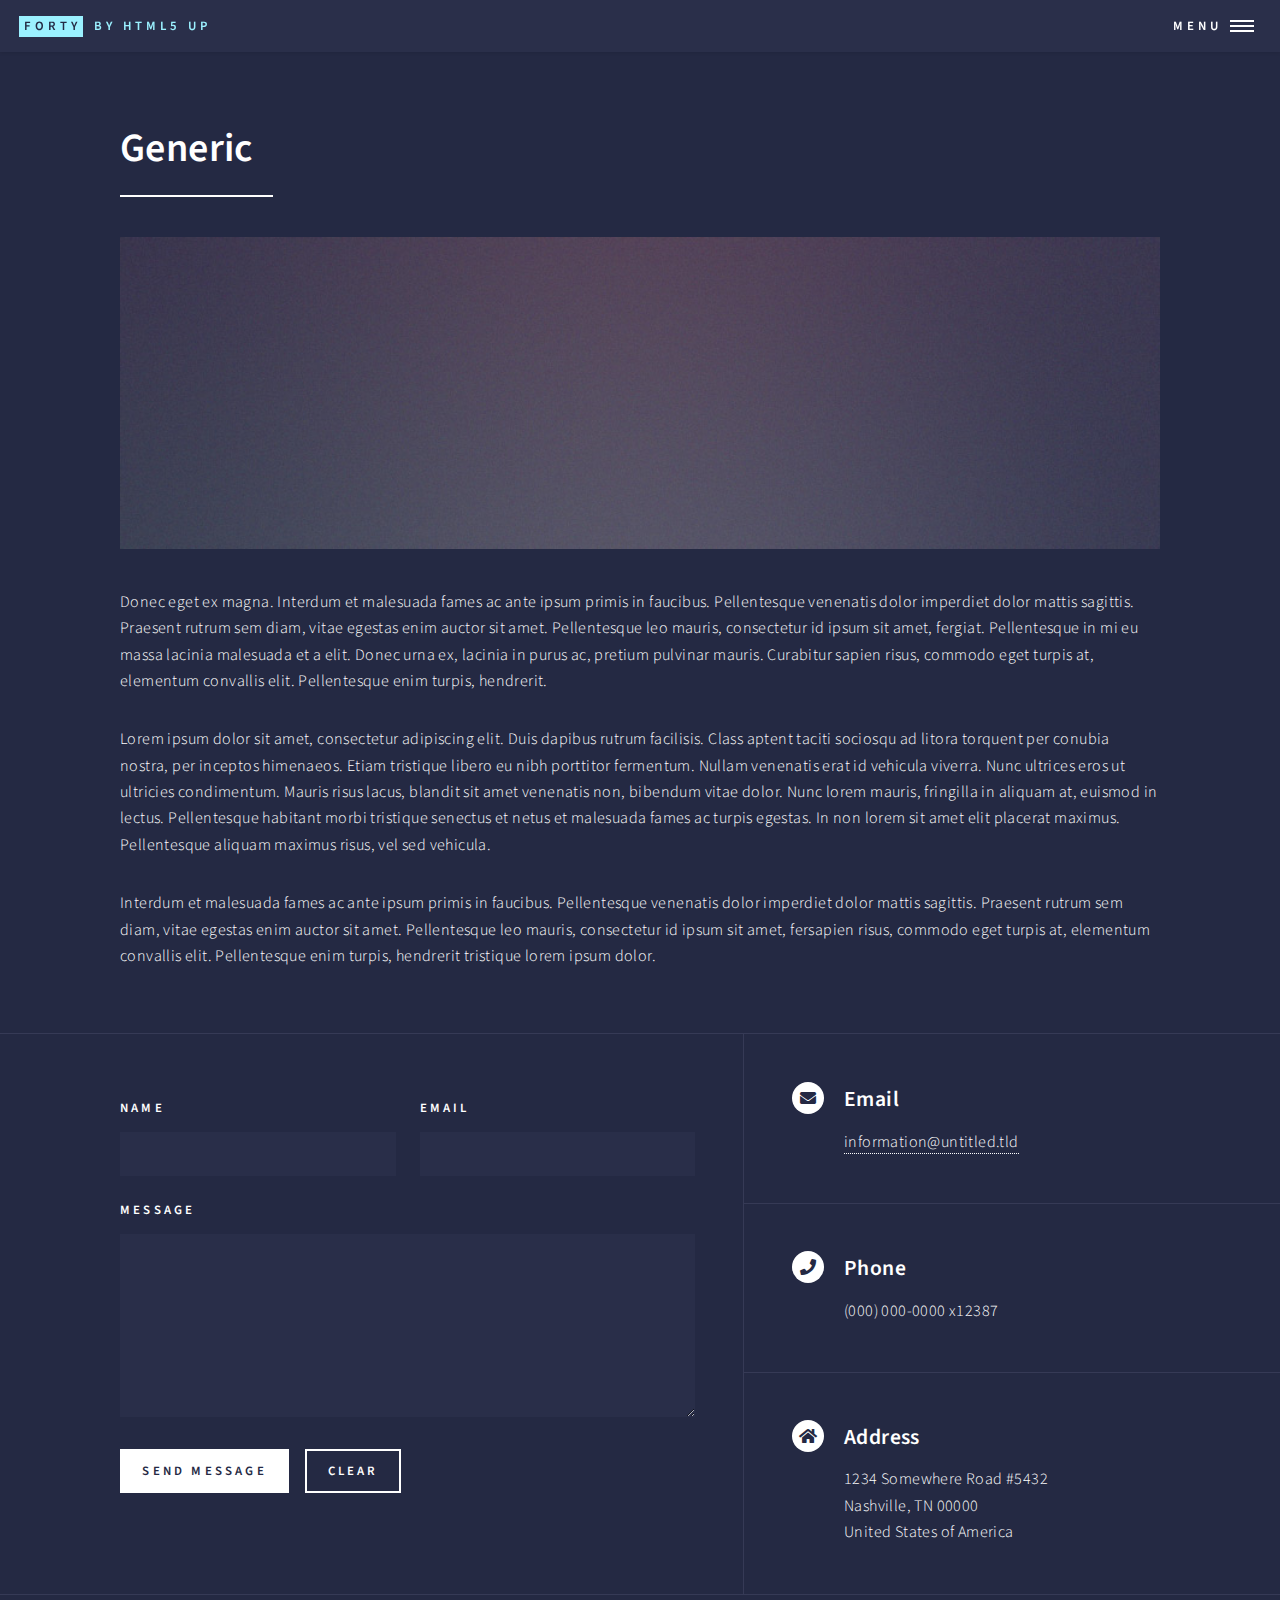
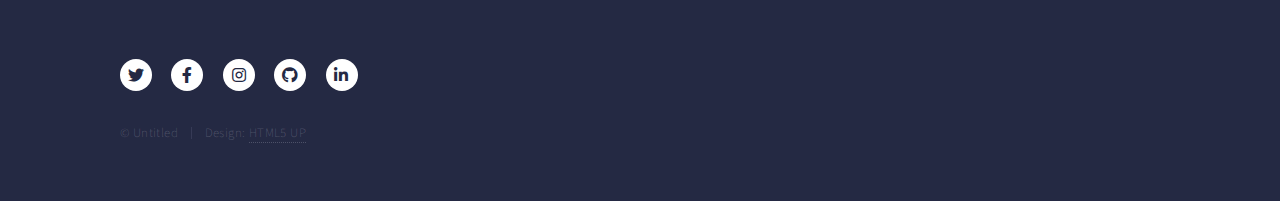
<file: generic.html>
<!DOCTYPE HTML>
<!--
	Forty by HTML5 UP
	html5up.net | @ajlkn
	Free for personal and commercial use under the CCA 3.0 license (html5up.net/license)
-->
<html>
	<head>
		<title>Generic - Forty by HTML5 UP</title>
		<meta charset="utf-8" />
		<meta name="viewport" content="width=device-width, initial-scale=1, user-scalable=no" />
		<link rel="stylesheet" href="assets/css/main.css" />
		<noscript><link rel="stylesheet" href="assets/css/noscript.css" /></noscript>
	</head>
	<body class="is-preload">

		<!-- Wrapper -->
			<div id="wrapper">

				<!-- Header -->
					<header id="header">
						<a href="index.html" class="logo"><strong>Forty</strong> <span>by HTML5 UP</span></a>
						<nav>
							<a href="#menu">Menu</a>
						</nav>
					</header>

				<!-- Menu -->
					<nav id="menu">
						<ul class="links">
							<li><a href="index.html">Home</a></li>
							<li><a href="landing.html">Landing</a></li>
							<li><a href="generic.html">Generic</a></li>
							<li><a href="elements.html">Elements</a></li>
						</ul>
						<ul class="actions stacked">
							<li><a href="#" class="button primary fit">Get Started</a></li>
							<li><a href="#" class="button fit">Log In</a></li>
						</ul>
					</nav>

				<!-- Main -->
					<div id="main" class="alt">

						<!-- One -->
							<section id="one">
								<div class="inner">
									<header class="major">
										<h1>Generic</h1>
									</header>
									<span class="image main"><img src="images/pic11.jpg" alt="" /></span>
									<p>Donec eget ex magna. Interdum et malesuada fames ac ante ipsum primis in faucibus. Pellentesque venenatis dolor imperdiet dolor mattis sagittis. Praesent rutrum sem diam, vitae egestas enim auctor sit amet. Pellentesque leo mauris, consectetur id ipsum sit amet, fergiat. Pellentesque in mi eu massa lacinia malesuada et a elit. Donec urna ex, lacinia in purus ac, pretium pulvinar mauris. Curabitur sapien risus, commodo eget turpis at, elementum convallis elit. Pellentesque enim turpis, hendrerit.</p>
									<p>Lorem ipsum dolor sit amet, consectetur adipiscing elit. Duis dapibus rutrum facilisis. Class aptent taciti sociosqu ad litora torquent per conubia nostra, per inceptos himenaeos. Etiam tristique libero eu nibh porttitor fermentum. Nullam venenatis erat id vehicula viverra. Nunc ultrices eros ut ultricies condimentum. Mauris risus lacus, blandit sit amet venenatis non, bibendum vitae dolor. Nunc lorem mauris, fringilla in aliquam at, euismod in lectus. Pellentesque habitant morbi tristique senectus et netus et malesuada fames ac turpis egestas. In non lorem sit amet elit placerat maximus. Pellentesque aliquam maximus risus, vel sed vehicula.</p>
									<p>Interdum et malesuada fames ac ante ipsum primis in faucibus. Pellentesque venenatis dolor imperdiet dolor mattis sagittis. Praesent rutrum sem diam, vitae egestas enim auctor sit amet. Pellentesque leo mauris, consectetur id ipsum sit amet, fersapien risus, commodo eget turpis at, elementum convallis elit. Pellentesque enim turpis, hendrerit tristique lorem ipsum dolor.</p>
								</div>
							</section>

					</div>

				<!-- Contact -->
					<section id="contact">
						<div class="inner">
							<section>
								<form method="post" action="#">
									<div class="fields">
										<div class="field half">
											<label for="name">Name</label>
											<input type="text" name="name" id="name" />
										</div>
										<div class="field half">
											<label for="email">Email</label>
											<input type="text" name="email" id="email" />
										</div>
										<div class="field">
											<label for="message">Message</label>
											<textarea name="message" id="message" rows="6"></textarea>
										</div>
									</div>
									<ul class="actions">
										<li><input type="submit" value="Send Message" class="primary" /></li>
										<li><input type="reset" value="Clear" /></li>
									</ul>
								</form>
							</section>
							<section class="split">
								<section>
									<div class="contact-method">
										<span class="icon solid alt fa-envelope"></span>
										<h3>Email</h3>
										<a href="#">information@untitled.tld</a>
									</div>
								</section>
								<section>
									<div class="contact-method">
										<span class="icon solid alt fa-phone"></span>
										<h3>Phone</h3>
										<span>(000) 000-0000 x12387</span>
									</div>
								</section>
								<section>
									<div class="contact-method">
										<span class="icon solid alt fa-home"></span>
										<h3>Address</h3>
										<span>1234 Somewhere Road #5432<br />
										Nashville, TN 00000<br />
										United States of America</span>
									</div>
								</section>
							</section>
						</div>
					</section>

				<!-- Footer -->
					<footer id="footer">
						<div class="inner">
							<ul class="icons">
								<li><a href="#" class="icon brands alt fa-twitter"><span class="label">Twitter</span></a></li>
								<li><a href="#" class="icon brands alt fa-facebook-f"><span class="label">Facebook</span></a></li>
								<li><a href="#" class="icon brands alt fa-instagram"><span class="label">Instagram</span></a></li>
								<li><a href="#" class="icon brands alt fa-github"><span class="label">GitHub</span></a></li>
								<li><a href="#" class="icon brands alt fa-linkedin-in"><span class="label">LinkedIn</span></a></li>
							</ul>
							<ul class="copyright">
								<li>&copy; Untitled</li><li>Design: <a href="https://html5up.net">HTML5 UP</a></li>
							</ul>
						</div>
					</footer>

			</div>

		<!-- Scripts -->
			<script src="assets/js/jquery.min.js"></script>
			<script src="assets/js/jquery.scrolly.min.js"></script>
			<script src="assets/js/jquery.scrollex.min.js"></script>
			<script src="assets/js/browser.min.js"></script>
			<script src="assets/js/breakpoints.min.js"></script>
			<script src="assets/js/util.js"></script>
			<script src="assets/js/main.js"></script>

	</body>
</html>
</file>
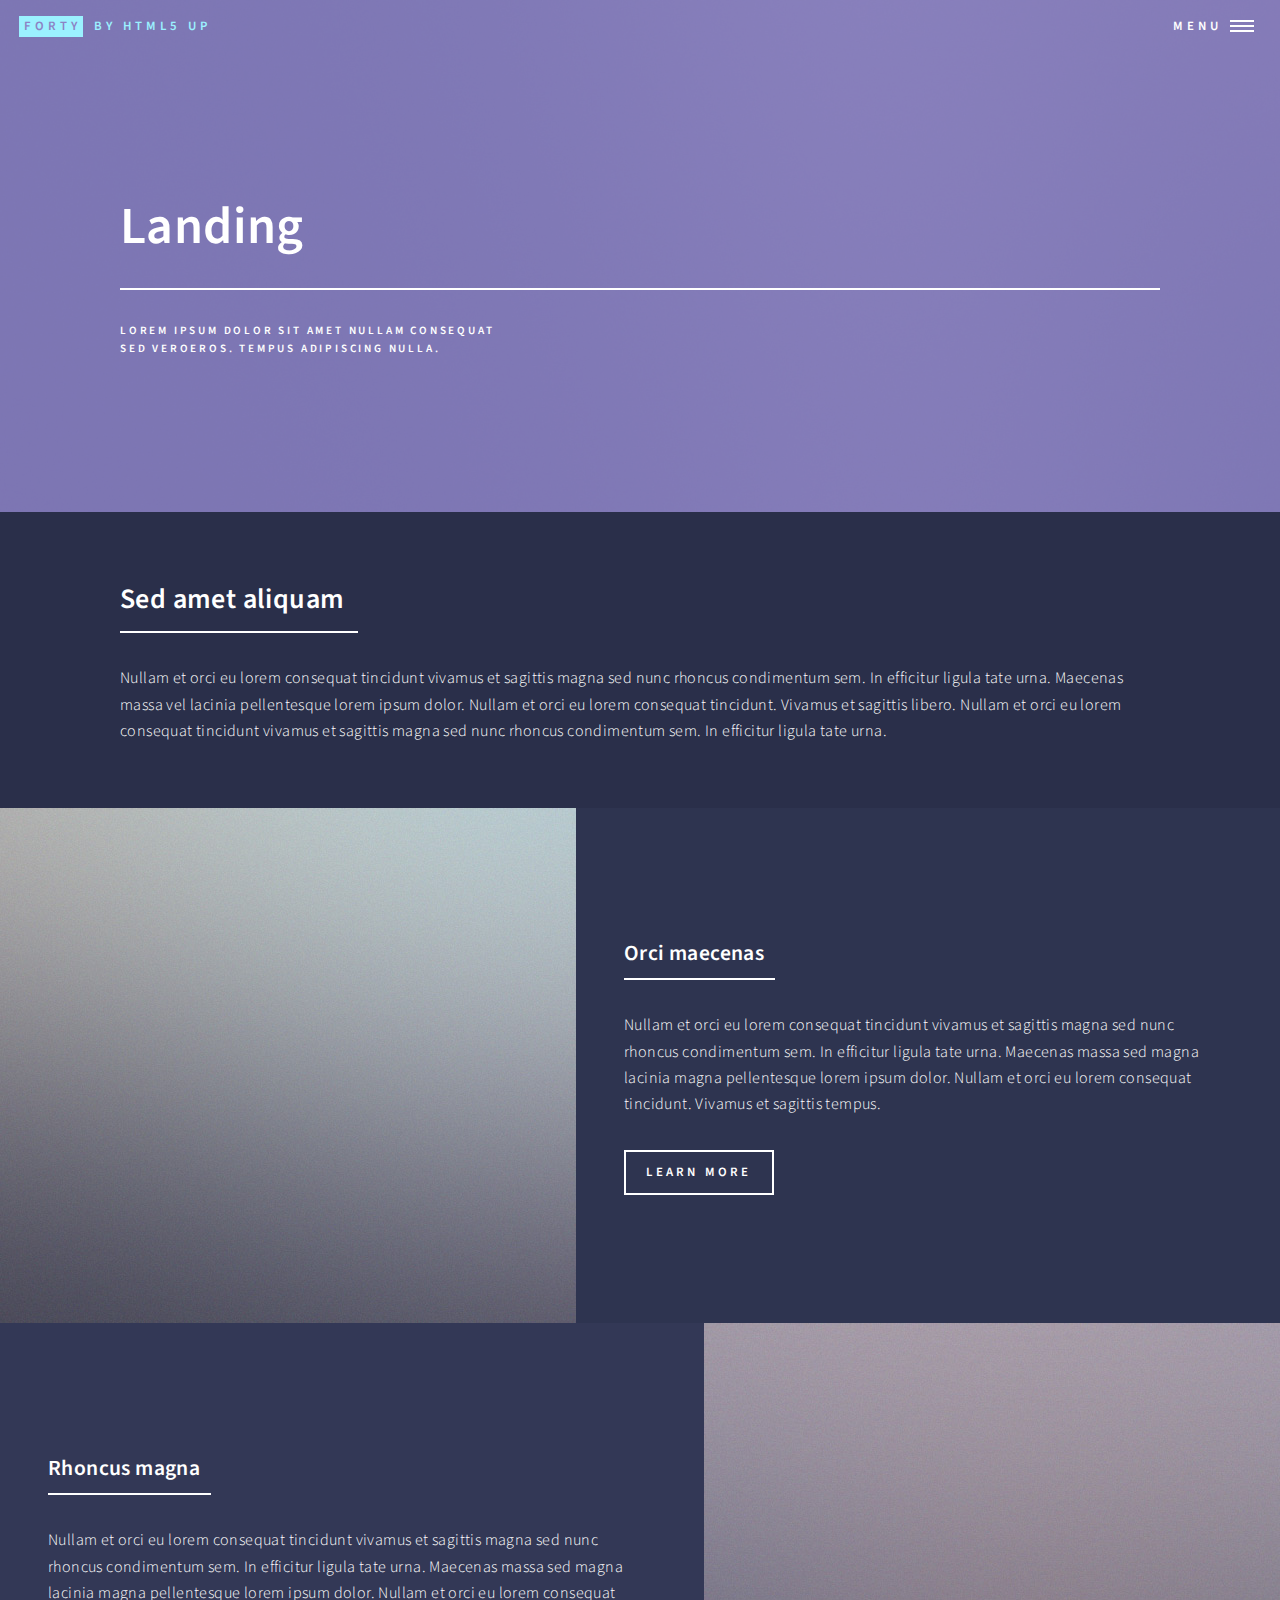
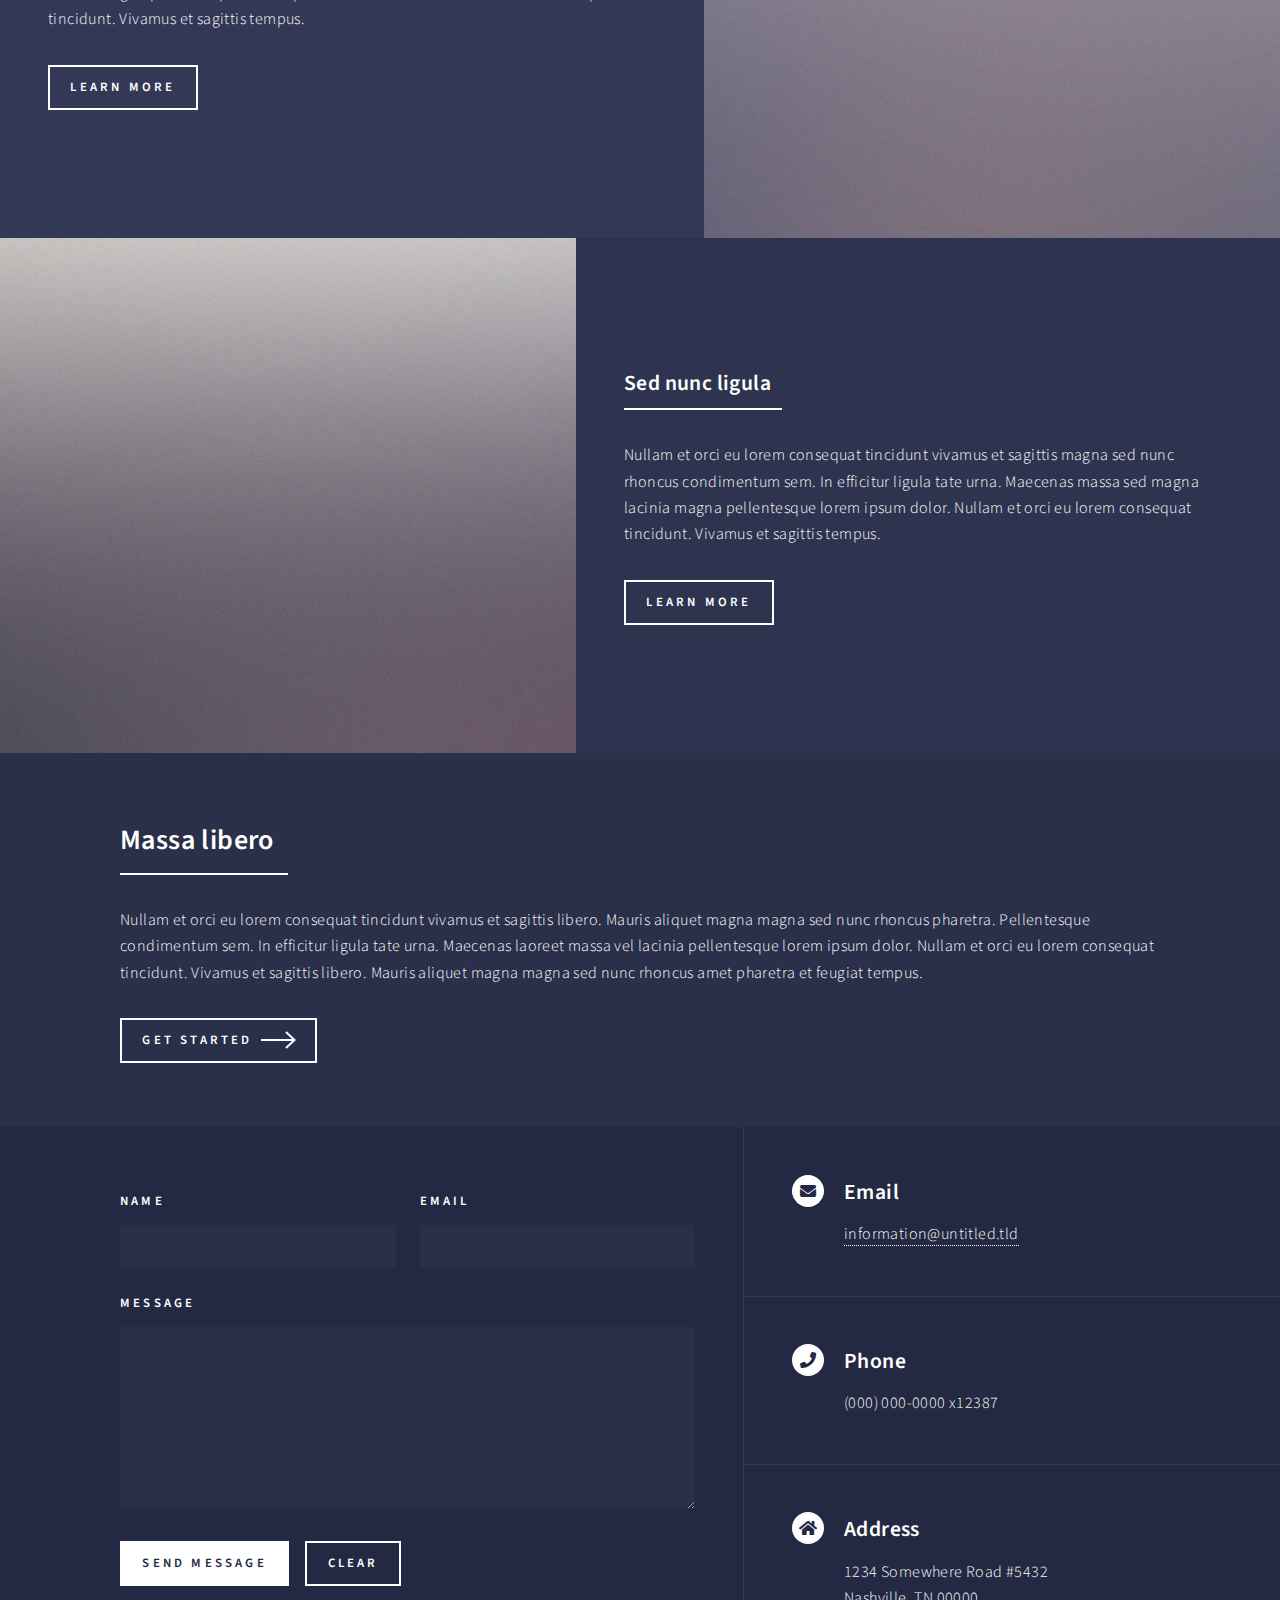
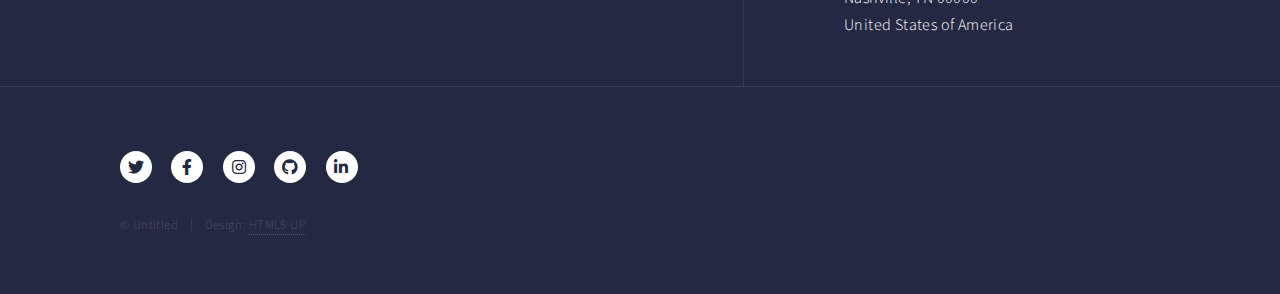
<file: landing.html>
<!DOCTYPE HTML>
<!--
	Forty by HTML5 UP
	html5up.net | @ajlkn
	Free for personal and commercial use under the CCA 3.0 license (html5up.net/license)
-->
<html>
	<head>
		<title>Landing - Forty by HTML5 UP</title>
		<meta charset="utf-8" />
		<meta name="viewport" content="width=device-width, initial-scale=1, user-scalable=no" />
		<link rel="stylesheet" href="assets/css/main.css" />
		<noscript><link rel="stylesheet" href="assets/css/noscript.css" /></noscript>
	</head>
	<body class="is-preload">

		<!-- Wrapper -->
			<div id="wrapper">

				<!-- Header -->
				<!-- Note: The "styleN" class below should match that of the banner element. -->
					<header id="header" class="alt style2">
						<a href="index.html" class="logo"><strong>Forty</strong> <span>by HTML5 UP</span></a>
						<nav>
							<a href="#menu">Menu</a>
						</nav>
					</header>

				<!-- Menu -->
					<nav id="menu">
						<ul class="links">
							<li><a href="index.html">Home</a></li>
							<li><a href="landing.html">Landing</a></li>
							<li><a href="generic.html">Generic</a></li>
							<li><a href="elements.html">Elements</a></li>
						</ul>
						<ul class="actions stacked">
							<li><a href="#" class="button primary fit">Get Started</a></li>
							<li><a href="#" class="button fit">Log In</a></li>
						</ul>
					</nav>

				<!-- Banner -->
				<!-- Note: The "styleN" class below should match that of the header element. -->
					<section id="banner" class="style2">
						<div class="inner">
							<span class="image">
								<img src="images/pic07.jpg" alt="" />
							</span>
							<header class="major">
								<h1>Landing</h1>
							</header>
							<div class="content">
								<p>Lorem ipsum dolor sit amet nullam consequat<br />
								sed veroeros. tempus adipiscing nulla.</p>
							</div>
						</div>
					</section>

				<!-- Main -->
					<div id="main">

						<!-- One -->
							<section id="one">
								<div class="inner">
									<header class="major">
										<h2>Sed amet aliquam</h2>
									</header>
									<p>Nullam et orci eu lorem consequat tincidunt vivamus et sagittis magna sed nunc rhoncus condimentum sem. In efficitur ligula tate urna. Maecenas massa vel lacinia pellentesque lorem ipsum dolor. Nullam et orci eu lorem consequat tincidunt. Vivamus et sagittis libero. Nullam et orci eu lorem consequat tincidunt vivamus et sagittis magna sed nunc rhoncus condimentum sem. In efficitur ligula tate urna.</p>
								</div>
							</section>

						<!-- Two -->
							<section id="two" class="spotlights">
								<section>
									<a href="generic.html" class="image">
										<img src="images/pic08.jpg" alt="" data-position="center center" />
									</a>
									<div class="content">
										<div class="inner">
											<header class="major">
												<h3>Orci maecenas</h3>
											</header>
											<p>Nullam et orci eu lorem consequat tincidunt vivamus et sagittis magna sed nunc rhoncus condimentum sem. In efficitur ligula tate urna. Maecenas massa sed magna lacinia magna pellentesque lorem ipsum dolor. Nullam et orci eu lorem consequat tincidunt. Vivamus et sagittis tempus.</p>
											<ul class="actions">
												<li><a href="generic.html" class="button">Learn more</a></li>
											</ul>
										</div>
									</div>
								</section>
								<section>
									<a href="generic.html" class="image">
										<img src="images/pic09.jpg" alt="" data-position="top center" />
									</a>
									<div class="content">
										<div class="inner">
											<header class="major">
												<h3>Rhoncus magna</h3>
											</header>
											<p>Nullam et orci eu lorem consequat tincidunt vivamus et sagittis magna sed nunc rhoncus condimentum sem. In efficitur ligula tate urna. Maecenas massa sed magna lacinia magna pellentesque lorem ipsum dolor. Nullam et orci eu lorem consequat tincidunt. Vivamus et sagittis tempus.</p>
											<ul class="actions">
												<li><a href="generic.html" class="button">Learn more</a></li>
											</ul>
										</div>
									</div>
								</section>
								<section>
									<a href="generic.html" class="image">
										<img src="images/pic10.jpg" alt="" data-position="25% 25%" />
									</a>
									<div class="content">
										<div class="inner">
											<header class="major">
												<h3>Sed nunc ligula</h3>
											</header>
											<p>Nullam et orci eu lorem consequat tincidunt vivamus et sagittis magna sed nunc rhoncus condimentum sem. In efficitur ligula tate urna. Maecenas massa sed magna lacinia magna pellentesque lorem ipsum dolor. Nullam et orci eu lorem consequat tincidunt. Vivamus et sagittis tempus.</p>
											<ul class="actions">
												<li><a href="generic.html" class="button">Learn more</a></li>
											</ul>
										</div>
									</div>
								</section>
							</section>

						<!-- Three -->
							<section id="three">
								<div class="inner">
									<header class="major">
										<h2>Massa libero</h2>
									</header>
									<p>Nullam et orci eu lorem consequat tincidunt vivamus et sagittis libero. Mauris aliquet magna magna sed nunc rhoncus pharetra. Pellentesque condimentum sem. In efficitur ligula tate urna. Maecenas laoreet massa vel lacinia pellentesque lorem ipsum dolor. Nullam et orci eu lorem consequat tincidunt. Vivamus et sagittis libero. Mauris aliquet magna magna sed nunc rhoncus amet pharetra et feugiat tempus.</p>
									<ul class="actions">
										<li><a href="generic.html" class="button next">Get Started</a></li>
									</ul>
								</div>
							</section>

					</div>

				<!-- Contact -->
					<section id="contact">
						<div class="inner">
							<section>
								<form method="post" action="#">
									<div class="fields">
										<div class="field half">
											<label for="name">Name</label>
											<input type="text" name="name" id="name" />
										</div>
										<div class="field half">
											<label for="email">Email</label>
											<input type="text" name="email" id="email" />
										</div>
										<div class="field">
											<label for="message">Message</label>
											<textarea name="message" id="message" rows="6"></textarea>
										</div>
									</div>
									<ul class="actions">
										<li><input type="submit" value="Send Message" class="primary" /></li>
										<li><input type="reset" value="Clear" /></li>
									</ul>
								</form>
							</section>
							<section class="split">
								<section>
									<div class="contact-method">
										<span class="icon solid alt fa-envelope"></span>
										<h3>Email</h3>
										<a href="#">information@untitled.tld</a>
									</div>
								</section>
								<section>
									<div class="contact-method">
										<span class="icon solid alt fa-phone"></span>
										<h3>Phone</h3>
										<span>(000) 000-0000 x12387</span>
									</div>
								</section>
								<section>
									<div class="contact-method">
										<span class="icon solid alt fa-home"></span>
										<h3>Address</h3>
										<span>1234 Somewhere Road #5432<br />
										Nashville, TN 00000<br />
										United States of America</span>
									</div>
								</section>
							</section>
						</div>
					</section>

				<!-- Footer -->
					<footer id="footer">
						<div class="inner">
							<ul class="icons">
								<li><a href="#" class="icon brands alt fa-twitter"><span class="label">Twitter</span></a></li>
								<li><a href="#" class="icon brands alt fa-facebook-f"><span class="label">Facebook</span></a></li>
								<li><a href="#" class="icon brands alt fa-instagram"><span class="label">Instagram</span></a></li>
								<li><a href="#" class="icon brands alt fa-github"><span class="label">GitHub</span></a></li>
								<li><a href="#" class="icon brands alt fa-linkedin-in"><span class="label">LinkedIn</span></a></li>
							</ul>
							<ul class="copyright">
								<li>&copy; Untitled</li><li>Design: <a href="https://html5up.net">HTML5 UP</a></li>
							</ul>
						</div>
					</footer>

			</div>

		<!-- Scripts -->
			<script src="assets/js/jquery.min.js"></script>
			<script src="assets/js/jquery.scrolly.min.js"></script>
			<script src="assets/js/jquery.scrollex.min.js"></script>
			<script src="assets/js/browser.min.js"></script>
			<script src="assets/js/breakpoints.min.js"></script>
			<script src="assets/js/util.js"></script>
			<script src="assets/js/main.js"></script>

	</body>
</html>
</file>
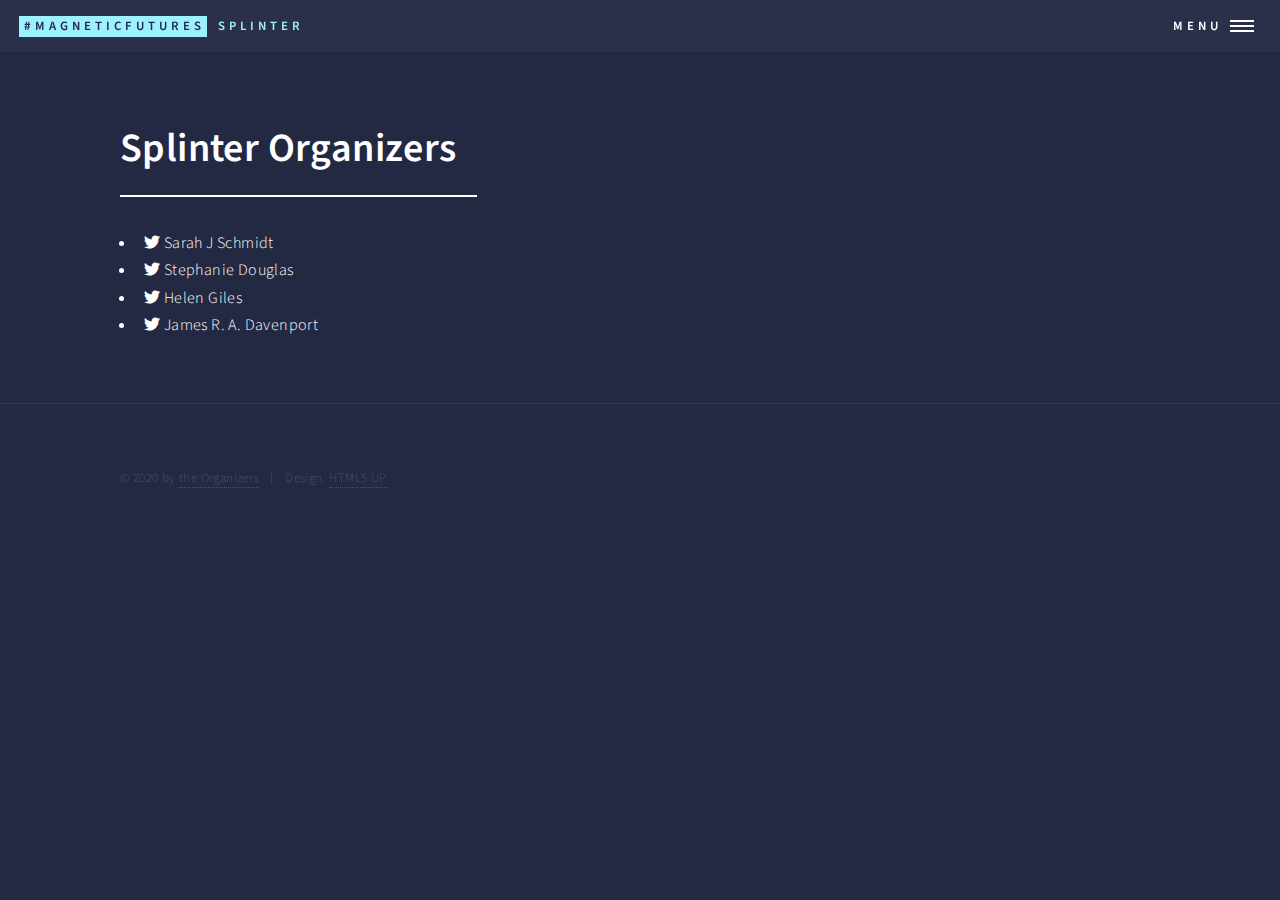
<file: organizers.html>
<!DOCTYPE HTML>
<!--
	Forty by HTML5 UP
	html5up.net | @ajlkn
	Free for personal and commercial use under the CCA 3.0 license (html5up.net/license)
-->
<html>
	<head>
		<title>Magnetic Variability in Current and Future Time-Domain Surveys</title>
		<meta charset="utf-8" />
		<meta name="viewport" content="width=device-width, initial-scale=1, user-scalable=no" />
		<link rel="stylesheet" href="assets/css/main.css" />
		<noscript><link rel="stylesheet" href="assets/css/noscript.css" /></noscript>
	</head>
	<body class="is-preload">

		<!-- Wrapper -->
			<div id="wrapper">

				<!-- Header -->
					<header id="header">
						<a href="index.html" class="logo"><strong>#MagneticFutures</strong> <span>Splinter</span></a>
						<nav>
							<a href="#menu">Menu</a>
						</nav>
					</header>

				<!-- Menu -->
					<nav id="menu">
						<ul class="links">
							<li><a href="index.html">Home</a></li>
							<li><a href="content.html#format">Splinter Format</a></li>
							<li><a href="content.html#schedule">Schedule</a></li>
							<li><a href="proposal.html">Session Proposal</a></li>
							<li><a href="organizers.html">Organizers</a></li>
							<li><a href="https://docs.google.com/forms/d/e/1FAIpQLSfEFSPCXrjUdyMs1CvF7THSr8X-sLyKJDeNWBpk-4Rh9TfFqQ/viewform" class="button fit">Apply!</a></li>
						</ul>
						<!-- <ul class="actions stacked">
							<li><a href="#" class="button primary fit">Get Started</a></li>
							<li><a href="#" class="button fit">Log In</a></li>
						</ul> -->
					</nav>

				<!-- Main -->
					<div id="main" class="alt">

						<!-- One -->
							<section id="one">
								<div class="inner">
									<header class="major">
										<h1>Splinter Organizers</h1>
									</header>
									<ul>
										<li><a href="https://twitter.com/sjs917" class="icon brands fa-twitter"><span class="label"></span></a> Sarah J Schmidt</li>
										<li><a href="https://twitter.com/stephtdouglas" class="icon brands fa-twitter"><span class="label"></span></a> Stephanie Douglas</li>
										<li><a href="https://twitter.com/TheHelenGiles" class="icon brands fa-twitter"><span class="label"></span></a> Helen Giles</li>
										<li><a href="https://twitter.com/jradavenport" class="icon brands fa-twitter"><span class="label"></span></a> James R. A. Davenport</li>
									</ul>
								</div>
							</section>

					</div>

				<!-- Contact -->
					<!-- <section id="contact">
						<div class="inner">
							<section>
								<form method="post" action="#">
									<div class="fields">
										<div class="field half">
											<label for="name">Name</label>
											<input type="text" name="name" id="name" />
										</div>
										<div class="field half">
											<label for="email">Email</label>
											<input type="text" name="email" id="email" />
										</div>
										<div class="field">
											<label for="message">Message</label>
											<textarea name="message" id="message" rows="6"></textarea>
										</div>
									</div>
									<ul class="actions">
										<li><input type="submit" value="Send Message" class="primary" /></li>
										<li><input type="reset" value="Clear" /></li>
									</ul>
								</form>
							</section>
							<section class="split">
								<section>
									<div class="contact-method">
										<span class="icon solid alt fa-envelope"></span>
										<h3>Email</h3>
										<a href="#">information@untitled.tld</a>
									</div>
								</section>
								<section>
									<div class="contact-method">
										<span class="icon solid alt fa-phone"></span>
										<h3>Phone</h3>
										<span>(000) 000-0000 x12387</span>
									</div>
								</section>
								<section>
									<div class="contact-method">
										<span class="icon solid alt fa-home"></span>
										<h3>Address</h3>
										<span>1234 Somewhere Road #5432<br />
										Nashville, TN 00000<br />
										United States of America</span>
									</div>
								</section>
							</section>
						</div>
					</section> -->

				<!-- Footer -->
					<footer id="footer">
						<div class="inner">
							<!-- <ul class="icons">
								<li><a href="#" class="icon brands alt fa-twitter"><span class="label">Twitter</span></a></li>
								<li><a href="#" class="icon brands alt fa-facebook-f"><span class="label">Facebook</span></a></li>
								<li><a href="#" class="icon brands alt fa-instagram"><span class="label">Instagram</span></a></li>
								<li><a href="#" class="icon brands alt fa-github"><span class="label">GitHub</span></a></li>
								<li><a href="#" class="icon brands alt fa-linkedin-in"><span class="label">LinkedIn</span></a></li>
							</ul> -->
							<ul class="copyright">
								<li>&copy; 2020 by <a href="https://jradavenport.github.io/timedomain_cs21/organizers.html"> the Organizers</a> </li><li>Design: <a href="https://html5up.net">HTML5 UP</a></li>
							</ul>
						</div>
					</footer>

			</div>

		<!-- Scripts -->
			<script src="assets/js/jquery.min.js"></script>
			<script src="assets/js/jquery.scrolly.min.js"></script>
			<script src="assets/js/jquery.scrollex.min.js"></script>
			<script src="assets/js/browser.min.js"></script>
			<script src="assets/js/breakpoints.min.js"></script>
			<script src="assets/js/util.js"></script>
			<script src="assets/js/main.js"></script>

	</body>
</html>
</file>
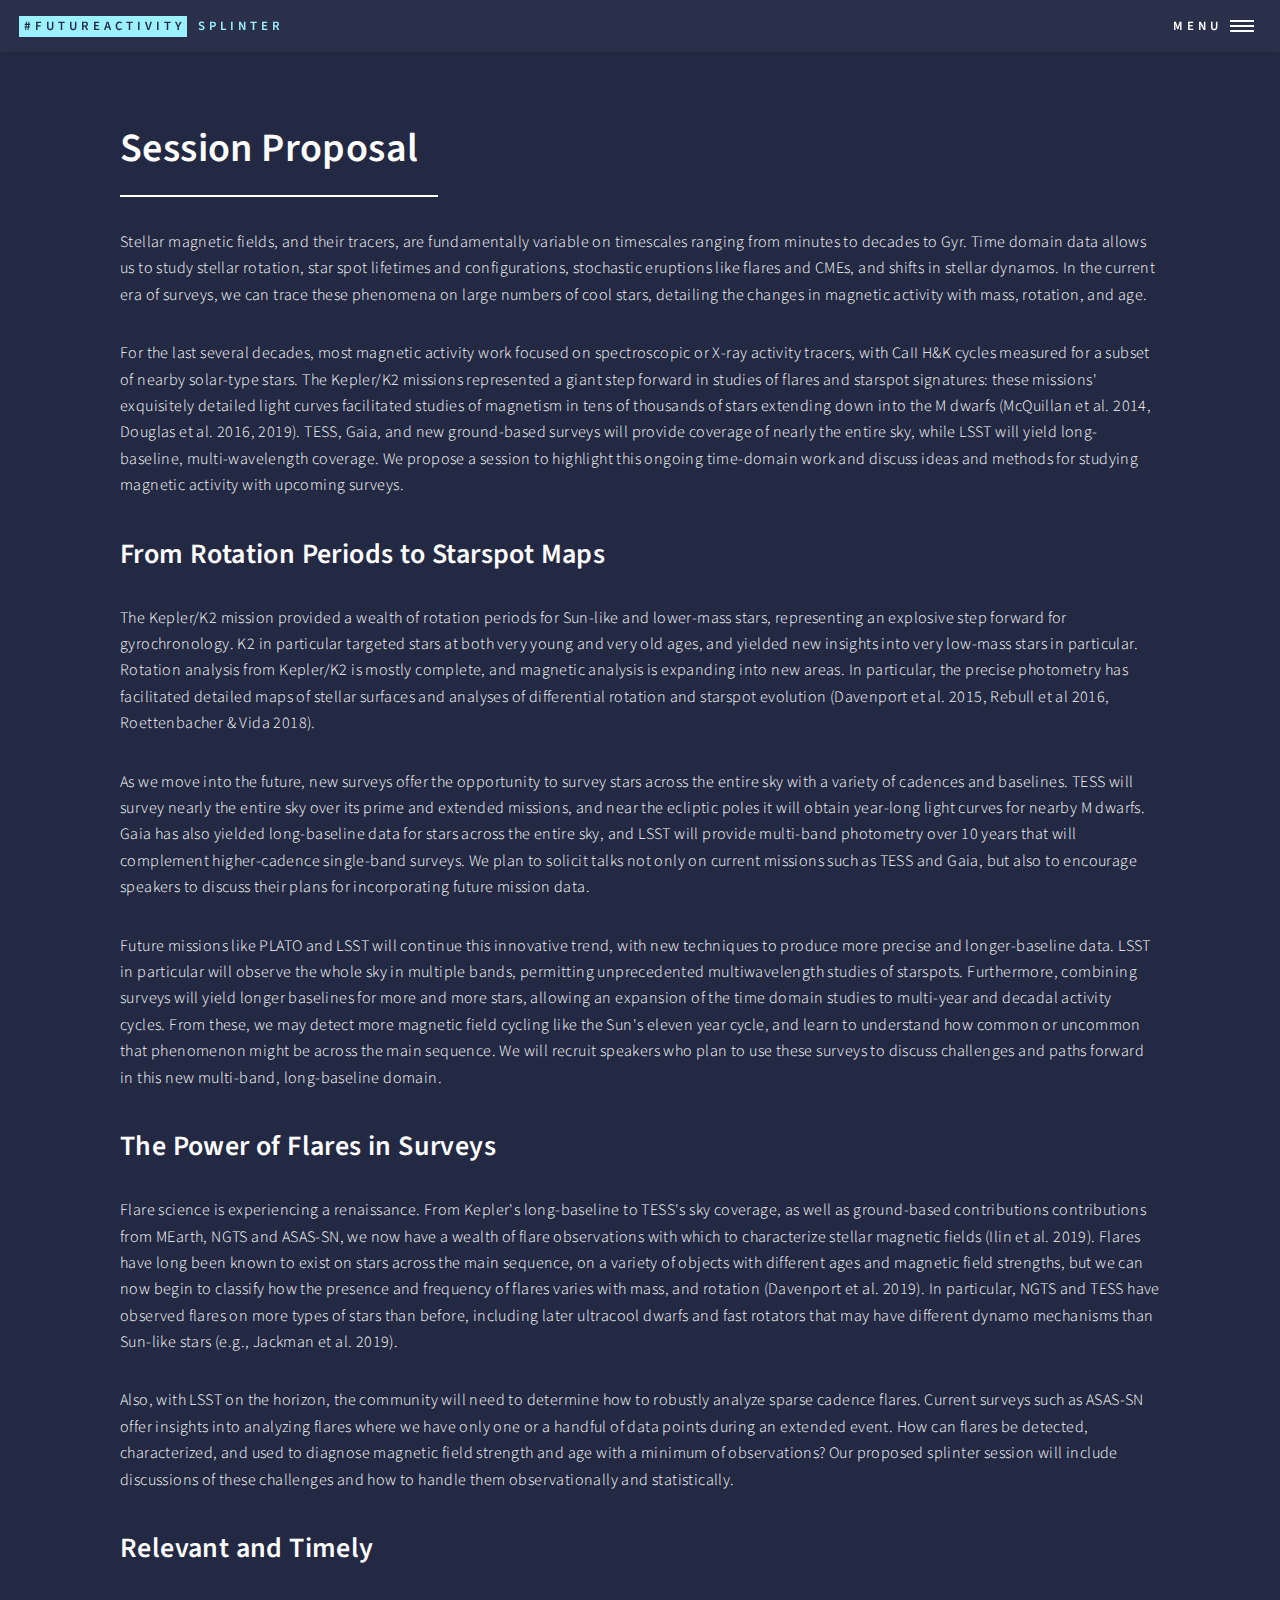
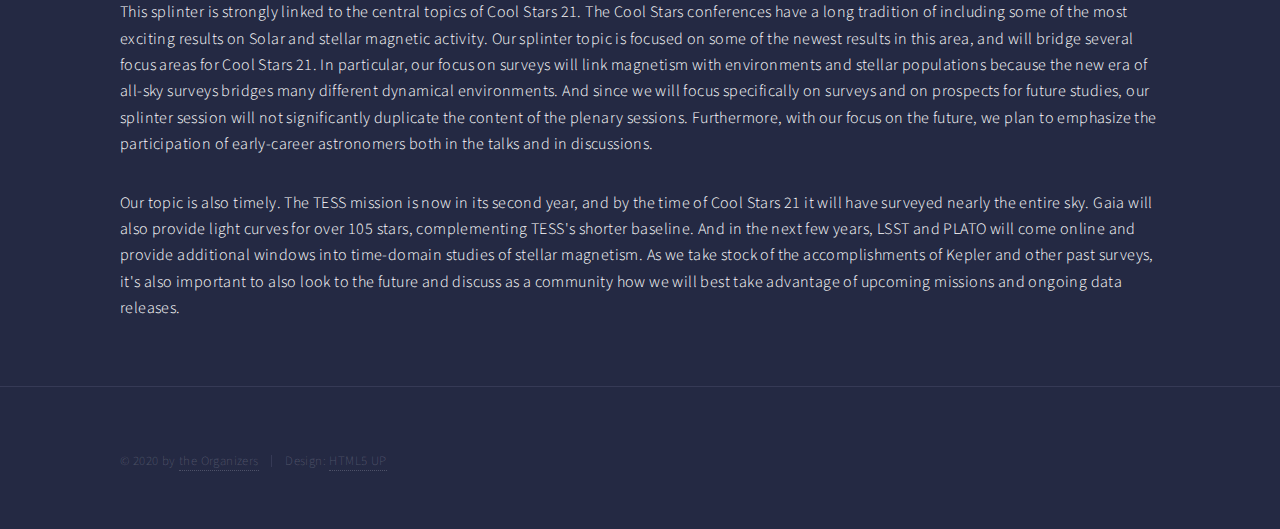
<file: proposal.html>
<!DOCTYPE HTML>
<!--
	Forty by HTML5 UP
	html5up.net | @ajlkn
	Free for personal and commercial use under the CCA 3.0 license (html5up.net/license)
-->
<html>
	<head>
		<title>Magnetic Variability in Current and Future Time-Domain Surveys</title>
		<meta charset="utf-8" />
		<meta name="viewport" content="width=device-width, initial-scale=1, user-scalable=no" />
		<link rel="stylesheet" href="assets/css/main.css" />
		<noscript><link rel="stylesheet" href="assets/css/noscript.css" /></noscript>
	</head>
	<body class="is-preload">

		<!-- Wrapper -->
			<div id="wrapper">

				<!-- Header -->
					<header id="header">
						<a href="index.html" class="logo"><strong>#FutureActivity</strong> <span>Splinter</span></a>
						<nav>
							<a href="#menu">Menu</a>
						</nav>
					</header>

				<!-- Menu -->
					<nav id="menu">
						<ul class="links">
							<li><a href="index.html">Home</a></li>
							<!-- <li><a href="landing.html">Landing</a></li> -->
							<li><a href="proposal.html">Session Proposal</a></li>
							<li><a href="organizers.html">Organizers</a></li>
							<li><a href="#" class="button fit">Apply!</a></li>
						</ul>
						<!-- <ul class="actions stacked">
							<li><a href="#" class="button primary fit">Get Started</a></li>
							<li><a href="#" class="button fit">Log In</a></li>
						</ul> -->
					</nav>

				<!-- Main -->
					<div id="main" class="alt">

						<!-- One -->
							<section id="one">
								<div class="inner">
									<header class="major">
										<h1>Session Proposal</h1>
									</header>
									<!-- <span class="image main"><img src="images/pic11.jpg" alt="" /></span> -->
									<p>Stellar magnetic fields, and their tracers, are fundamentally variable on timescales ranging from minutes to decades to Gyr. Time domain data allows us to study stellar rotation, star spot lifetimes and configurations, stochastic eruptions like flares and CMEs, and shifts in stellar dynamos. In the current era of surveys, we can trace these phenomena on large numbers of cool stars, detailing the changes in magnetic activity with mass, rotation, and age. </p>

									<p>For the last several decades, most magnetic activity work focused on spectroscopic or X-ray activity tracers, with CaII H&K cycles measured for a subset of nearby solar-type stars. The Kepler/K2 missions represented a giant step forward in studies of flares and starspot signatures: these missions' exquisitely detailed light curves facilitated studies of magnetism in tens of thousands of stars extending down into the M dwarfs (McQuillan et al. 2014, Douglas et al. 2016, 2019). TESS, Gaia, and new ground-based surveys will provide coverage of nearly the entire sky, while LSST will yield long-baseline, multi-wavelength coverage. We propose a session to highlight this ongoing time-domain work and discuss ideas and methods for studying magnetic activity with upcoming surveys. </p>

									<h2>From Rotation Periods to Starspot Maps</h2>
									<p>The Kepler/K2 mission provided a wealth of rotation periods for Sun-like and lower-mass stars, representing an explosive step forward for gyrochronology. K2 in particular targeted stars at both very young and very old ages, and yielded new insights into very low-mass stars in particular. Rotation analysis from Kepler/K2 is mostly complete, and magnetic analysis is expanding into new areas. In particular, the precise photometry has facilitated detailed maps of stellar surfaces and analyses of differential rotation and starspot evolution (Davenport et al. 2015, Rebull et al 2016, Roettenbacher & Vida 2018). </p>

									<p>As we move into the future, new surveys offer the opportunity to survey stars across the entire sky with a variety of cadences and baselines. TESS will survey nearly the entire sky over its prime and extended missions, and near the ecliptic poles it will obtain year-long light curves for nearby M dwarfs. Gaia has also yielded long-baseline data for stars across the entire sky, and LSST will provide multi-band photometry over 10 years that will complement higher-cadence single-band surveys. We plan to solicit talks not only on current missions such as TESS and Gaia, but also to encourage speakers to discuss their plans for incorporating future mission data.  </p>

									<p>Future missions like PLATO and LSST will continue this innovative trend, with new techniques to produce more precise and longer-baseline data. LSST in particular will observe the whole sky in multiple bands, permitting unprecedented multiwavelength studies of starspots. Furthermore, combining surveys will yield longer baselines for more and more stars, allowing an expansion of the time domain studies to multi-year and decadal activity cycles. From these, we may detect more magnetic field cycling like the Sun's eleven year cycle, and learn to understand how common or uncommon that phenomenon might be across the main sequence. We will recruit speakers who plan to use these surveys to discuss challenges and paths forward in this new multi-band, long-baseline domain.  </p>

									<h2>The Power of Flares in Surveys</h2>
									<p>Flare science is experiencing a renaissance. From Kepler's long-baseline to TESS's sky coverage, as well as ground-based contributions contributions from MEarth, NGTS and ASAS-SN, we now have a wealth of flare observations with which to characterize stellar magnetic fields (Ilin et al. 2019). Flares have long been known to exist on stars across the main sequence, on a variety of objects with different ages and magnetic field strengths, but we can now begin to classify how the presence and frequency of flares varies with mass, and rotation (Davenport et al. 2019). In particular, NGTS and TESS have observed flares on more types of stars than before, including later ultracool dwarfs and fast rotators that may have different dynamo mechanisms than Sun-like stars (e.g., Jackman et al. 2019).  </p>

									<p>Also, with LSST on the horizon, the community will need to determine how to robustly analyze sparse cadence flares. Current surveys such as ASAS-SN offer insights into analyzing flares where we have only one or a handful of data points during an extended event. How can flares be detected, characterized, and used to diagnose magnetic field strength and age with a minimum of observations? Our proposed splinter session will include discussions of these challenges and how to handle them observationally and statistically.  </p>

									<h2>Relevant and Timely</h2>
									<p>This splinter is strongly linked to the central topics of Cool Stars 21. The Cool Stars conferences have a long tradition of including some of the most exciting results on Solar and stellar magnetic activity. Our splinter topic is focused on some of the newest results in this area, and will bridge several focus areas for Cool Stars 21. In particular, our focus on surveys will link magnetism with environments and stellar populations because the new era of all-sky surveys bridges many different dynamical environments.  And since we will focus specifically on surveys and on prospects for future studies, our splinter session will not significantly duplicate the content of the plenary sessions. Furthermore, with our focus on the future, we plan to emphasize the participation of early-career astronomers both in the talks and in discussions. </p>

									<p>Our topic is also timely. The TESS mission is now in its second year, and by the time of Cool Stars 21 it will have surveyed nearly the entire sky. Gaia will also provide light curves for over 105 stars, complementing TESS's shorter baseline. And in the next few years, LSST and PLATO will come online and provide additional windows into time-domain studies of stellar magnetism. As we take stock of the accomplishments of Kepler and other past surveys, it's also important to also look to the future and discuss as a community how we will best take advantage of upcoming missions and ongoing data releases. </p>
								</div>
							</section>

					</div>

				<!-- Contact -->
					<!-- <section id="contact">
						<div class="inner">
							<section>
								<form method="post" action="#">
									<div class="fields">
										<div class="field half">
											<label for="name">Name</label>
											<input type="text" name="name" id="name" />
										</div>
										<div class="field half">
											<label for="email">Email</label>
											<input type="text" name="email" id="email" />
										</div>
										<div class="field">
											<label for="message">Message</label>
											<textarea name="message" id="message" rows="6"></textarea>
										</div>
									</div>
									<ul class="actions">
										<li><input type="submit" value="Send Message" class="primary" /></li>
										<li><input type="reset" value="Clear" /></li>
									</ul>
								</form>
							</section>
							<section class="split">
								<section>
									<div class="contact-method">
										<span class="icon solid alt fa-envelope"></span>
										<h3>Email</h3>
										<a href="#">information@untitled.tld</a>
									</div>
								</section>
								<section>
									<div class="contact-method">
										<span class="icon solid alt fa-phone"></span>
										<h3>Phone</h3>
										<span>(000) 000-0000 x12387</span>
									</div>
								</section>
								<section>
									<div class="contact-method">
										<span class="icon solid alt fa-home"></span>
										<h3>Address</h3>
										<span>1234 Somewhere Road #5432<br />
										Nashville, TN 00000<br />
										United States of America</span>
									</div>
								</section>
							</section>
						</div>
					</section> -->

				<!-- Footer -->
					<footer id="footer">
						<div class="inner">
							<!-- <ul class="icons">
								<li><a href="#" class="icon brands alt fa-twitter"><span class="label">Twitter</span></a></li>
								<li><a href="#" class="icon brands alt fa-facebook-f"><span class="label">Facebook</span></a></li>
								<li><a href="#" class="icon brands alt fa-instagram"><span class="label">Instagram</span></a></li>
								<li><a href="#" class="icon brands alt fa-github"><span class="label">GitHub</span></a></li>
								<li><a href="#" class="icon brands alt fa-linkedin-in"><span class="label">LinkedIn</span></a></li>
							</ul> -->
							<ul class="copyright">
								<li>&copy; 2020 by <a href="https://jradavenport.github.io/timedomain_cs21/organizers.html"> the Organizers</a> </li><li>Design: <a href="https://html5up.net">HTML5 UP</a></li>
							</ul>
						</div>
					</footer>

			</div>

		<!-- Scripts -->
			<script src="assets/js/jquery.min.js"></script>
			<script src="assets/js/jquery.scrolly.min.js"></script>
			<script src="assets/js/jquery.scrollex.min.js"></script>
			<script src="assets/js/browser.min.js"></script>
			<script src="assets/js/breakpoints.min.js"></script>
			<script src="assets/js/util.js"></script>
			<script src="assets/js/main.js"></script>

	</body>
</html>
</file>
<file: assets/css/noscript.css>
/*
	Forty by HTML5 UP
	html5up.net | @ajlkn
	Free for personal and commercial use under the CCA 3.0 license (html5up.net/license)
*/

/* Banner */

	body.is-preload #banner:after {
		opacity: 0.85;
	}

	body.is-preload #banner > .inner {
		-moz-filter: none;
		-webkit-filter: none;
		-ms-filter: none;
		filter: none;
		-moz-transform: none;
		-webkit-transform: none;
		-ms-transform: none;
		transform: none;
		opacity: 1;
	}
</file>
<file: assets/css/main.css>
@import url(fontawesome-all.min.css);
@import url("https://fonts.googleapis.com/css?family=Source+Sans+Pro:300,300italic,600,600italic");

/*
	Forty by HTML5 UP
	html5up.net | @ajlkn
	Free for personal and commercial use under the CCA 3.0 license (html5up.net/license)
*/

html, body, div, span, applet, object,
iframe, h1, h2, h3, h4, h5, h6, p, blockquote,
pre, a, abbr, acronym, address, big, cite,
code, del, dfn, em, img, ins, kbd, q, s, samp,
small, strike, strong, sub, sup, tt, var, b,
u, i, center, dl, dt, dd, ol, ul, li, fieldset,
form, label, legend, table, caption, tbody,
tfoot, thead, tr, th, td, article, aside,
canvas, details, embed, figure, figcaption,
footer, header, hgroup, menu, nav, output, ruby,
section, summary, time, mark, audio, video {
	margin: 0;
	padding: 0;
	border: 0;
	font-size: 100%;
	font: inherit;
	vertical-align: baseline;}

article, aside, details, figcaption, figure,
footer, header, hgroup, menu, nav, section {
	display: block;}

body {
	line-height: 1;
}

ol, ul {
	list-style: none;
}

blockquote, q {
	quotes: none;
}

	blockquote:before, blockquote:after, q:before, q:after {
		content: '';
		content: none;
	}

table {
	border-collapse: collapse;
	border-spacing: 0;
}

body {
	-webkit-text-size-adjust: none;
}

mark {
	background-color: transparent;
	color: inherit;
}

input::-moz-focus-inner {
	border: 0;
	padding: 0;
}

input, select, textarea {
	-moz-appearance: none;
	-webkit-appearance: none;
	-ms-appearance: none;
	appearance: none;
}

/* Basic */

	@-ms-viewport {
		width: device-width;
	}

	body {
		-ms-overflow-style: scrollbar;
	}

	@media screen and (max-width: 480px) {

		html, body {
			min-width: 320px;
		}

	}

	html {
		box-sizing: border-box;
	}

	*, *:before, *:after {
		box-sizing: inherit;
	}

	body {
		background: #242943;
	}

		body.is-preload *, body.is-preload *:before, body.is-preload *:after {
			-moz-animation: none !important;
			-webkit-animation: none !important;
			-ms-animation: none !important;
			animation: none !important;
			-moz-transition: none !important;
			-webkit-transition: none !important;
			-ms-transition: none !important;
			transition: none !important;
		}

/* Type */

	body, input, select, textarea {
		color: #ffffff;
		font-family: "Source Sans Pro", Helvetica, sans-serif;
		font-size: 17pt;
		font-weight: 300;
		letter-spacing: 0.025em;
		line-height: 1.65;
	}

		@media screen and (max-width: 1680px) {

			body, input, select, textarea {
				font-size: 14pt;
			}

		}

		@media screen and (max-width: 1280px) {

			body, input, select, textarea {
				font-size: 12pt;
			}

		}

		@media screen and (max-width: 360px) {

			body, input, select, textarea {
				font-size: 11pt;
			}

		}

	a {
		-moz-transition: color 0.2s ease-in-out, border-bottom-color 0.2s ease-in-out;
		-webkit-transition: color 0.2s ease-in-out, border-bottom-color 0.2s ease-in-out;
		-ms-transition: color 0.2s ease-in-out, border-bottom-color 0.2s ease-in-out;
		transition: color 0.2s ease-in-out, border-bottom-color 0.2s ease-in-out;
		border-bottom: dotted 1px;
		color: inherit;
		text-decoration: none;
	}

		a:hover {
			border-bottom-color: transparent;
			color: #9bf1ff !important;
		}

		a:active {
			color: #53e3fb !important;
		}

	strong, b {
		color: #ffffff;
		font-weight: 600;
	}

	em, i {
		font-style: italic;
	}

	p {
		margin: 0 0 2em 0;
	}

	h1, h2, h3, h4, h5, h6 {
		color: #ffffff;
		font-weight: 600;
		line-height: 1.65;
		margin: 0 0 1em 0;
	}

		h1 a, h2 a, h3 a, h4 a, h5 a, h6 a {
			color: inherit;
			border-bottom: 0;
		}

	h1 {
		font-size: 2.5em;
	}

	h2 {
		font-size: 1.75em;
	}

	h3 {
		font-size: 1.35em;
	}

	h4 {
		font-size: 1.1em;
	}

	h5 {
		font-size: 0.9em;
	}

	h6 {
		font-size: 0.7em;
	}

	@media screen and (max-width: 736px) {

		h1 {
			font-size: 2em;
		}

		h2 {
			font-size: 1.5em;
		}

		h3 {
			font-size: 1.25em;
		}

	}

	sub {
		font-size: 0.8em;
		position: relative;
		top: 0.5em;
	}

	sup {
		font-size: 0.8em;
		position: relative;
		top: -0.5em;
	}

	blockquote {
		border-left: solid 4px rgba(212, 212, 255, 0.1);
		font-style: italic;
		margin: 0 0 2em 0;
		padding: 0.5em 0 0.5em 2em;
	}

	code {
		background: rgba(212, 212, 255, 0.035);
		font-family: "Courier New", monospace;
		font-size: 0.9em;
		margin: 0 0.25em;
		padding: 0.25em 0.65em;
	}

	pre {
		-webkit-overflow-scrolling: touch;
		font-family: "Courier New", monospace;
		font-size: 0.9em;
		margin: 0 0 2em 0;
	}

		pre code {
			display: block;
			line-height: 1.75;
			padding: 1em 1.5em;
			overflow-x: auto;
		}

	hr {
		border: 0;
		border-bottom: solid 1px rgba(212, 212, 255, 0.1);
		margin: 2em 0;
	}

		hr.major {
			margin: 3em 0;
		}

	.align-left {
		text-align: left;
	}

	.align-center {
		text-align: center;
	}

	.align-right {
		text-align: right;
	}

/* Row */

	.row {
		display: flex;
		flex-wrap: wrap;
		box-sizing: border-box;
		align-items: stretch;
	}

		.row > * {
			box-sizing: border-box;
		}

		.row.gtr-uniform > * > :last-child {
			margin-bottom: 0;
		}

		.row.aln-left {
			justify-content: flex-start;
		}

		.row.aln-center {
			justify-content: center;
		}

		.row.aln-right {
			justify-content: flex-end;
		}

		.row.aln-top {
			align-items: flex-start;
		}

		.row.aln-middle {
			align-items: center;
		}

		.row.aln-bottom {
			align-items: flex-end;
		}

		.row > .imp {
			order: -1;
		}

		.row > .col-1 {
			width: 8.33333%;
		}

		.row > .off-1 {
			margin-left: 8.33333%;
		}

		.row > .col-2 {
			width: 16.66667%;
		}

		.row > .off-2 {
			margin-left: 16.66667%;
		}

		.row > .col-3 {
			width: 25%;
		}

		.row > .off-3 {
			margin-left: 25%;
		}

		.row > .col-4 {
			width: 33.33333%;
		}

		.row > .off-4 {
			margin-left: 33.33333%;
		}

		.row > .col-5 {
			width: 41.66667%;
		}

		.row > .off-5 {
			margin-left: 41.66667%;
		}

		.row > .col-6 {
			width: 50%;
		}

		.row > .off-6 {
			margin-left: 50%;
		}

		.row > .col-7 {
			width: 58.33333%;
		}

		.row > .off-7 {
			margin-left: 58.33333%;
		}

		.row > .col-8 {
			width: 66.66667%;
		}

		.row > .off-8 {
			margin-left: 66.66667%;
		}

		.row > .col-9 {
			width: 75%;
		}

		.row > .off-9 {
			margin-left: 75%;
		}

		.row > .col-10 {
			width: 83.33333%;
		}

		.row > .off-10 {
			margin-left: 83.33333%;
		}

		.row > .col-11 {
			width: 91.66667%;
		}

		.row > .off-11 {
			margin-left: 91.66667%;
		}

		.row > .col-12 {
			width: 100%;
		}

		.row > .off-12 {
			margin-left: 100%;
		}

		.row.gtr-0 {
			margin-top: 0;
			margin-left: 0em;
		}

			.row.gtr-0 > * {
				padding: 0 0 0 0em;
			}

			.row.gtr-0.gtr-uniform {
				margin-top: 0em;
			}

				.row.gtr-0.gtr-uniform > * {
					padding-top: 0em;
				}

		.row.gtr-25 {
			margin-top: 0;
			margin-left: -0.5em;
		}

			.row.gtr-25 > * {
				padding: 0 0 0 0.5em;
			}

			.row.gtr-25.gtr-uniform {
				margin-top: -0.5em;
			}

				.row.gtr-25.gtr-uniform > * {
					padding-top: 0.5em;
				}

		.row.gtr-50 {
			margin-top: 0;
			margin-left: -1em;
		}

			.row.gtr-50 > * {
				padding: 0 0 0 1em;
			}

			.row.gtr-50.gtr-uniform {
				margin-top: -1em;
			}

				.row.gtr-50.gtr-uniform > * {
					padding-top: 1em;
				}

		.row {
			margin-top: 0;
			margin-left: -2em;
		}

			.row > * {
				padding: 0 0 0 2em;
			}

			.row.gtr-uniform {
				margin-top: -2em;
			}

				.row.gtr-uniform > * {
					padding-top: 2em;
				}

		.row.gtr-150 {
			margin-top: 0;
			margin-left: -3em;
		}

			.row.gtr-150 > * {
				padding: 0 0 0 3em;
			}

			.row.gtr-150.gtr-uniform {
				margin-top: -3em;
			}

				.row.gtr-150.gtr-uniform > * {
					padding-top: 3em;
				}

		.row.gtr-200 {
			margin-top: 0;
			margin-left: -4em;
		}

			.row.gtr-200 > * {
				padding: 0 0 0 4em;
			}

			.row.gtr-200.gtr-uniform {
				margin-top: -4em;
			}

				.row.gtr-200.gtr-uniform > * {
					padding-top: 4em;
				}

		@media screen and (max-width: 1680px) {

			.row {
				display: flex;
				flex-wrap: wrap;
				box-sizing: border-box;
				align-items: stretch;
			}

				.row > * {
					box-sizing: border-box;
				}

				.row.gtr-uniform > * > :last-child {
					margin-bottom: 0;
				}

				.row.aln-left {
					justify-content: flex-start;
				}

				.row.aln-center {
					justify-content: center;
				}

				.row.aln-right {
					justify-content: flex-end;
				}

				.row.aln-top {
					align-items: flex-start;
				}

				.row.aln-middle {
					align-items: center;
				}

				.row.aln-bottom {
					align-items: flex-end;
				}

				.row > .imp-xlarge {
					order: -1;
				}

				.row > .col-1-xlarge {
					width: 8.33333%;
				}

				.row > .off-1-xlarge {
					margin-left: 8.33333%;
				}

				.row > .col-2-xlarge {
					width: 16.66667%;
				}

				.row > .off-2-xlarge {
					margin-left: 16.66667%;
				}

				.row > .col-3-xlarge {
					width: 25%;
				}

				.row > .off-3-xlarge {
					margin-left: 25%;
				}

				.row > .col-4-xlarge {
					width: 33.33333%;
				}

				.row > .off-4-xlarge {
					margin-left: 33.33333%;
				}

				.row > .col-5-xlarge {
					width: 41.66667%;
				}

				.row > .off-5-xlarge {
					margin-left: 41.66667%;
				}

				.row > .col-6-xlarge {
					width: 50%;
				}

				.row > .off-6-xlarge {
					margin-left: 50%;
				}

				.row > .col-7-xlarge {
					width: 58.33333%;
				}

				.row > .off-7-xlarge {
					margin-left: 58.33333%;
				}

				.row > .col-8-xlarge {
					width: 66.66667%;
				}

				.row > .off-8-xlarge {
					margin-left: 66.66667%;
				}

				.row > .col-9-xlarge {
					width: 75%;
				}

				.row > .off-9-xlarge {
					margin-left: 75%;
				}

				.row > .col-10-xlarge {
					width: 83.33333%;
				}

				.row > .off-10-xlarge {
					margin-left: 83.33333%;
				}

				.row > .col-11-xlarge {
					width: 91.66667%;
				}

				.row > .off-11-xlarge {
					margin-left: 91.66667%;
				}

				.row > .col-12-xlarge {
					width: 100%;
				}

				.row > .off-12-xlarge {
					margin-left: 100%;
				}

				.row.gtr-0 {
					margin-top: 0;
					margin-left: 0em;
				}

					.row.gtr-0 > * {
						padding: 0 0 0 0em;
					}

					.row.gtr-0.gtr-uniform {
						margin-top: 0em;
					}

						.row.gtr-0.gtr-uniform > * {
							padding-top: 0em;
						}

				.row.gtr-25 {
					margin-top: 0;
					margin-left: -0.5em;
				}

					.row.gtr-25 > * {
						padding: 0 0 0 0.5em;
					}

					.row.gtr-25.gtr-uniform {
						margin-top: -0.5em;
					}

						.row.gtr-25.gtr-uniform > * {
							padding-top: 0.5em;
						}

				.row.gtr-50 {
					margin-top: 0;
					margin-left: -1em;
				}

					.row.gtr-50 > * {
						padding: 0 0 0 1em;
					}

					.row.gtr-50.gtr-uniform {
						margin-top: -1em;
					}

						.row.gtr-50.gtr-uniform > * {
							padding-top: 1em;
						}

				.row {
					margin-top: 0;
					margin-left: -2em;
				}

					.row > * {
						padding: 0 0 0 2em;
					}

					.row.gtr-uniform {
						margin-top: -2em;
					}

						.row.gtr-uniform > * {
							padding-top: 2em;
						}

				.row.gtr-150 {
					margin-top: 0;
					margin-left: -3em;
				}

					.row.gtr-150 > * {
						padding: 0 0 0 3em;
					}

					.row.gtr-150.gtr-uniform {
						margin-top: -3em;
					}

						.row.gtr-150.gtr-uniform > * {
							padding-top: 3em;
						}

				.row.gtr-200 {
					margin-top: 0;
					margin-left: -4em;
				}

					.row.gtr-200 > * {
						padding: 0 0 0 4em;
					}

					.row.gtr-200.gtr-uniform {
						margin-top: -4em;
					}

						.row.gtr-200.gtr-uniform > * {
							padding-top: 4em;
						}

		}

		@media screen and (max-width: 1280px) {

			.row {
				display: flex;
				flex-wrap: wrap;
				box-sizing: border-box;
				align-items: stretch;
			}

				.row > * {
					box-sizing: border-box;
				}

				.row.gtr-uniform > * > :last-child {
					margin-bottom: 0;
				}

				.row.aln-left {
					justify-content: flex-start;
				}

				.row.aln-center {
					justify-content: center;
				}

				.row.aln-right {
					justify-content: flex-end;
				}

				.row.aln-top {
					align-items: flex-start;
				}

				.row.aln-middle {
					align-items: center;
				}

				.row.aln-bottom {
					align-items: flex-end;
				}

				.row > .imp-large {
					order: -1;
				}

				.row > .col-1-large {
					width: 8.33333%;
				}

				.row > .off-1-large {
					margin-left: 8.33333%;
				}

				.row > .col-2-large {
					width: 16.66667%;
				}

				.row > .off-2-large {
					margin-left: 16.66667%;
				}

				.row > .col-3-large {
					width: 25%;
				}

				.row > .off-3-large {
					margin-left: 25%;
				}

				.row > .col-4-large {
					width: 33.33333%;
				}

				.row > .off-4-large {
					margin-left: 33.33333%;
				}

				.row > .col-5-large {
					width: 41.66667%;
				}

				.row > .off-5-large {
					margin-left: 41.66667%;
				}

				.row > .col-6-large {
					width: 50%;
				}

				.row > .off-6-large {
					margin-left: 50%;
				}

				.row > .col-7-large {
					width: 58.33333%;
				}

				.row > .off-7-large {
					margin-left: 58.33333%;
				}

				.row > .col-8-large {
					width: 66.66667%;
				}

				.row > .off-8-large {
					margin-left: 66.66667%;
				}

				.row > .col-9-large {
					width: 75%;
				}

				.row > .off-9-large {
					margin-left: 75%;
				}

				.row > .col-10-large {
					width: 83.33333%;
				}

				.row > .off-10-large {
					margin-left: 83.33333%;
				}

				.row > .col-11-large {
					width: 91.66667%;
				}

				.row > .off-11-large {
					margin-left: 91.66667%;
				}

				.row > .col-12-large {
					width: 100%;
				}

				.row > .off-12-large {
					margin-left: 100%;
				}

				.row.gtr-0 {
					margin-top: 0;
					margin-left: 0em;
				}

					.row.gtr-0 > * {
						padding: 0 0 0 0em;
					}

					.row.gtr-0.gtr-uniform {
						margin-top: 0em;
					}

						.row.gtr-0.gtr-uniform > * {
							padding-top: 0em;
						}

				.row.gtr-25 {
					margin-top: 0;
					margin-left: -0.375em;
				}

					.row.gtr-25 > * {
						padding: 0 0 0 0.375em;
					}

					.row.gtr-25.gtr-uniform {
						margin-top: -0.375em;
					}

						.row.gtr-25.gtr-uniform > * {
							padding-top: 0.375em;
						}

				.row.gtr-50 {
					margin-top: 0;
					margin-left: -0.75em;
				}

					.row.gtr-50 > * {
						padding: 0 0 0 0.75em;
					}

					.row.gtr-50.gtr-uniform {
						margin-top: -0.75em;
					}

						.row.gtr-50.gtr-uniform > * {
							padding-top: 0.75em;
						}

				.row {
					margin-top: 0;
					margin-left: -1.5em;
				}

					.row > * {
						padding: 0 0 0 1.5em;
					}

					.row.gtr-uniform {
						margin-top: -1.5em;
					}

						.row.gtr-uniform > * {
							padding-top: 1.5em;
						}

				.row.gtr-150 {
					margin-top: 0;
					margin-left: -2.25em;
				}

					.row.gtr-150 > * {
						padding: 0 0 0 2.25em;
					}

					.row.gtr-150.gtr-uniform {
						margin-top: -2.25em;
					}

						.row.gtr-150.gtr-uniform > * {
							padding-top: 2.25em;
						}

				.row.gtr-200 {
					margin-top: 0;
					margin-left: -3em;
				}

					.row.gtr-200 > * {
						padding: 0 0 0 3em;
					}

					.row.gtr-200.gtr-uniform {
						margin-top: -3em;
					}

						.row.gtr-200.gtr-uniform > * {
							padding-top: 3em;
						}

		}

		@media screen and (max-width: 980px) {

			.row {
				display: flex;
				flex-wrap: wrap;
				box-sizing: border-box;
				align-items: stretch;
			}

				.row > * {
					box-sizing: border-box;
				}

				.row.gtr-uniform > * > :last-child {
					margin-bottom: 0;
				}

				.row.aln-left {
					justify-content: flex-start;
				}

				.row.aln-center {
					justify-content: center;
				}

				.row.aln-right {
					justify-content: flex-end;
				}

				.row.aln-top {
					align-items: flex-start;
				}

				.row.aln-middle {
					align-items: center;
				}

				.row.aln-bottom {
					align-items: flex-end;
				}

				.row > .imp-medium {
					order: -1;
				}

				.row > .col-1-medium {
					width: 8.33333%;
				}

				.row > .off-1-medium {
					margin-left: 8.33333%;
				}

				.row > .col-2-medium {
					width: 16.66667%;
				}

				.row > .off-2-medium {
					margin-left: 16.66667%;
				}

				.row > .col-3-medium {
					width: 25%;
				}

				.row > .off-3-medium {
					margin-left: 25%;
				}

				.row > .col-4-medium {
					width: 33.33333%;
				}

				.row > .off-4-medium {
					margin-left: 33.33333%;
				}

				.row > .col-5-medium {
					width: 41.66667%;
				}

				.row > .off-5-medium {
					margin-left: 41.66667%;
				}

				.row > .col-6-medium {
					width: 50%;
				}

				.row > .off-6-medium {
					margin-left: 50%;
				}

				.row > .col-7-medium {
					width: 58.33333%;
				}

				.row > .off-7-medium {
					margin-left: 58.33333%;
				}

				.row > .col-8-medium {
					width: 66.66667%;
				}

				.row > .off-8-medium {
					margin-left: 66.66667%;
				}

				.row > .col-9-medium {
					width: 75%;
				}

				.row > .off-9-medium {
					margin-left: 75%;
				}

				.row > .col-10-medium {
					width: 83.33333%;
				}

				.row > .off-10-medium {
					margin-left: 83.33333%;
				}

				.row > .col-11-medium {
					width: 91.66667%;
				}

				.row > .off-11-medium {
					margin-left: 91.66667%;
				}

				.row > .col-12-medium {
					width: 100%;
				}

				.row > .off-12-medium {
					margin-left: 100%;
				}

				.row.gtr-0 {
					margin-top: 0;
					margin-left: 0em;
				}

					.row.gtr-0 > * {
						padding: 0 0 0 0em;
					}

					.row.gtr-0.gtr-uniform {
						margin-top: 0em;
					}

						.row.gtr-0.gtr-uniform > * {
							padding-top: 0em;
						}

				.row.gtr-25 {
					margin-top: 0;
					margin-left: -0.375em;
				}

					.row.gtr-25 > * {
						padding: 0 0 0 0.375em;
					}

					.row.gtr-25.gtr-uniform {
						margin-top: -0.375em;
					}

						.row.gtr-25.gtr-uniform > * {
							padding-top: 0.375em;
						}

				.row.gtr-50 {
					margin-top: 0;
					margin-left: -0.75em;
				}

					.row.gtr-50 > * {
						padding: 0 0 0 0.75em;
					}

					.row.gtr-50.gtr-uniform {
						margin-top: -0.75em;
					}

						.row.gtr-50.gtr-uniform > * {
							padding-top: 0.75em;
						}

				.row {
					margin-top: 0;
					margin-left: -1.5em;
				}

					.row > * {
						padding: 0 0 0 1.5em;
					}

					.row.gtr-uniform {
						margin-top: -1.5em;
					}

						.row.gtr-uniform > * {
							padding-top: 1.5em;
						}

				.row.gtr-150 {
					margin-top: 0;
					margin-left: -2.25em;
				}

					.row.gtr-150 > * {
						padding: 0 0 0 2.25em;
					}

					.row.gtr-150.gtr-uniform {
						margin-top: -2.25em;
					}

						.row.gtr-150.gtr-uniform > * {
							padding-top: 2.25em;
						}

				.row.gtr-200 {
					margin-top: 0;
					margin-left: -3em;
				}

					.row.gtr-200 > * {
						padding: 0 0 0 3em;
					}

					.row.gtr-200.gtr-uniform {
						margin-top: -3em;
					}

						.row.gtr-200.gtr-uniform > * {
							padding-top: 3em;
						}

		}

		@media screen and (max-width: 736px) {

			.row {
				display: flex;
				flex-wrap: wrap;
				box-sizing: border-box;
				align-items: stretch;
			}

				.row > * {
					box-sizing: border-box;
				}

				.row.gtr-uniform > * > :last-child {
					margin-bottom: 0;
				}

				.row.aln-left {
					justify-content: flex-start;
				}

				.row.aln-center {
					justify-content: center;
				}

				.row.aln-right {
					justify-content: flex-end;
				}

				.row.aln-top {
					align-items: flex-start;
				}

				.row.aln-middle {
					align-items: center;
				}

				.row.aln-bottom {
					align-items: flex-end;
				}

				.row > .imp-small {
					order: -1;
				}

				.row > .col-1-small {
					width: 8.33333%;
				}

				.row > .off-1-small {
					margin-left: 8.33333%;
				}

				.row > .col-2-small {
					width: 16.66667%;
				}

				.row > .off-2-small {
					margin-left: 16.66667%;
				}

				.row > .col-3-small {
					width: 25%;
				}

				.row > .off-3-small {
					margin-left: 25%;
				}

				.row > .col-4-small {
					width: 33.33333%;
				}

				.row > .off-4-small {
					margin-left: 33.33333%;
				}

				.row > .col-5-small {
					width: 41.66667%;
				}

				.row > .off-5-small {
					margin-left: 41.66667%;
				}

				.row > .col-6-small {
					width: 50%;
				}

				.row > .off-6-small {
					margin-left: 50%;
				}

				.row > .col-7-small {
					width: 58.33333%;
				}

				.row > .off-7-small {
					margin-left: 58.33333%;
				}

				.row > .col-8-small {
					width: 66.66667%;
				}

				.row > .off-8-small {
					margin-left: 66.66667%;
				}

				.row > .col-9-small {
					width: 75%;
				}

				.row > .off-9-small {
					margin-left: 75%;
				}

				.row > .col-10-small {
					width: 83.33333%;
				}

				.row > .off-10-small {
					margin-left: 83.33333%;
				}

				.row > .col-11-small {
					width: 91.66667%;
				}

				.row > .off-11-small {
					margin-left: 91.66667%;
				}

				.row > .col-12-small {
					width: 100%;
				}

				.row > .off-12-small {
					margin-left: 100%;
				}

				.row.gtr-0 {
					margin-top: 0;
					margin-left: 0em;
				}

					.row.gtr-0 > * {
						padding: 0 0 0 0em;
					}

					.row.gtr-0.gtr-uniform {
						margin-top: 0em;
					}

						.row.gtr-0.gtr-uniform > * {
							padding-top: 0em;
						}

				.row.gtr-25 {
					margin-top: 0;
					margin-left: -0.3125em;
				}

					.row.gtr-25 > * {
						padding: 0 0 0 0.3125em;
					}

					.row.gtr-25.gtr-uniform {
						margin-top: -0.3125em;
					}

						.row.gtr-25.gtr-uniform > * {
							padding-top: 0.3125em;
						}

				.row.gtr-50 {
					margin-top: 0;
					margin-left: -0.625em;
				}

					.row.gtr-50 > * {
						padding: 0 0 0 0.625em;
					}

					.row.gtr-50.gtr-uniform {
						margin-top: -0.625em;
					}

						.row.gtr-50.gtr-uniform > * {
							padding-top: 0.625em;
						}

				.row {
					margin-top: 0;
					margin-left: -1.25em;
				}

					.row > * {
						padding: 0 0 0 1.25em;
					}

					.row.gtr-uniform {
						margin-top: -1.25em;
					}

						.row.gtr-uniform > * {
							padding-top: 1.25em;
						}

				.row.gtr-150 {
					margin-top: 0;
					margin-left: -1.875em;
				}

					.row.gtr-150 > * {
						padding: 0 0 0 1.875em;
					}

					.row.gtr-150.gtr-uniform {
						margin-top: -1.875em;
					}

						.row.gtr-150.gtr-uniform > * {
							padding-top: 1.875em;
						}

				.row.gtr-200 {
					margin-top: 0;
					margin-left: -2.5em;
				}

					.row.gtr-200 > * {
						padding: 0 0 0 2.5em;
					}

					.row.gtr-200.gtr-uniform {
						margin-top: -2.5em;
					}

						.row.gtr-200.gtr-uniform > * {
							padding-top: 2.5em;
						}

		}

		@media screen and (max-width: 480px) {

			.row {
				display: flex;
				flex-wrap: wrap;
				box-sizing: border-box;
				align-items: stretch;
			}

				.row > * {
					box-sizing: border-box;
				}

				.row.gtr-uniform > * > :last-child {
					margin-bottom: 0;
				}

				.row.aln-left {
					justify-content: flex-start;
				}

				.row.aln-center {
					justify-content: center;
				}

				.row.aln-right {
					justify-content: flex-end;
				}

				.row.aln-top {
					align-items: flex-start;
				}

				.row.aln-middle {
					align-items: center;
				}

				.row.aln-bottom {
					align-items: flex-end;
				}

				.row > .imp-xsmall {
					order: -1;
				}

				.row > .col-1-xsmall {
					width: 8.33333%;
				}

				.row > .off-1-xsmall {
					margin-left: 8.33333%;
				}

				.row > .col-2-xsmall {
					width: 16.66667%;
				}

				.row > .off-2-xsmall {
					margin-left: 16.66667%;
				}

				.row > .col-3-xsmall {
					width: 25%;
				}

				.row > .off-3-xsmall {
					margin-left: 25%;
				}

				.row > .col-4-xsmall {
					width: 33.33333%;
				}

				.row > .off-4-xsmall {
					margin-left: 33.33333%;
				}

				.row > .col-5-xsmall {
					width: 41.66667%;
				}

				.row > .off-5-xsmall {
					margin-left: 41.66667%;
				}

				.row > .col-6-xsmall {
					width: 50%;
				}

				.row > .off-6-xsmall {
					margin-left: 50%;
				}

				.row > .col-7-xsmall {
					width: 58.33333%;
				}

				.row > .off-7-xsmall {
					margin-left: 58.33333%;
				}

				.row > .col-8-xsmall {
					width: 66.66667%;
				}

				.row > .off-8-xsmall {
					margin-left: 66.66667%;
				}

				.row > .col-9-xsmall {
					width: 75%;
				}

				.row > .off-9-xsmall {
					margin-left: 75%;
				}

				.row > .col-10-xsmall {
					width: 83.33333%;
				}

				.row > .off-10-xsmall {
					margin-left: 83.33333%;
				}

				.row > .col-11-xsmall {
					width: 91.66667%;
				}

				.row > .off-11-xsmall {
					margin-left: 91.66667%;
				}

				.row > .col-12-xsmall {
					width: 100%;
				}

				.row > .off-12-xsmall {
					margin-left: 100%;
				}

				.row.gtr-0 {
					margin-top: 0;
					margin-left: 0em;
				}

					.row.gtr-0 > * {
						padding: 0 0 0 0em;
					}

					.row.gtr-0.gtr-uniform {
						margin-top: 0em;
					}

						.row.gtr-0.gtr-uniform > * {
							padding-top: 0em;
						}

				.row.gtr-25 {
					margin-top: 0;
					margin-left: -0.3125em;
				}

					.row.gtr-25 > * {
						padding: 0 0 0 0.3125em;
					}

					.row.gtr-25.gtr-uniform {
						margin-top: -0.3125em;
					}

						.row.gtr-25.gtr-uniform > * {
							padding-top: 0.3125em;
						}

				.row.gtr-50 {
					margin-top: 0;
					margin-left: -0.625em;
				}

					.row.gtr-50 > * {
						padding: 0 0 0 0.625em;
					}

					.row.gtr-50.gtr-uniform {
						margin-top: -0.625em;
					}

						.row.gtr-50.gtr-uniform > * {
							padding-top: 0.625em;
						}

				.row {
					margin-top: 0;
					margin-left: -1.25em;
				}

					.row > * {
						padding: 0 0 0 1.25em;
					}

					.row.gtr-uniform {
						margin-top: -1.25em;
					}

						.row.gtr-uniform > * {
							padding-top: 1.25em;
						}

				.row.gtr-150 {
					margin-top: 0;
					margin-left: -1.875em;
				}

					.row.gtr-150 > * {
						padding: 0 0 0 1.875em;
					}

					.row.gtr-150.gtr-uniform {
						margin-top: -1.875em;
					}

						.row.gtr-150.gtr-uniform > * {
							padding-top: 1.875em;
						}

				.row.gtr-200 {
					margin-top: 0;
					margin-left: -2.5em;
				}

					.row.gtr-200 > * {
						padding: 0 0 0 2.5em;
					}

					.row.gtr-200.gtr-uniform {
						margin-top: -2.5em;
					}

						.row.gtr-200.gtr-uniform > * {
							padding-top: 2.5em;
						}

		}

/* Section/Article */

	section.special, article.special {
		text-align: center;
	}

	header.major {
		width: -moz-max-content;
		width: -webkit-max-content;
		width: -ms-max-content;
		width: max-content;
		margin-bottom: 2em;
	}

		header.major > :first-child {
			margin-bottom: 0;
			width: calc(100% + 0.5em);
		}

			header.major > :first-child:after {
				content: '';
				background-color: #ffffff;
				display: block;
				height: 2px;
				margin: 0.325em 0 0.5em 0;
				width: 100%;
			}

		header.major > p {
			font-size: 0.7em;
			font-weight: 600;
			letter-spacing: 0.25em;
			margin-bottom: 0;
			text-transform: uppercase;
		}

		body.is-ie header.major > :first-child:after {
			max-width: 9em;
		}

		body.is-ie header.major > h1:after {
			max-width: 100% !important;
		}

	@media screen and (max-width: 736px) {

		header.major > p br {
			display: none;
		}

	}

/* Form */

	form {
		margin: 0 0 2em 0;
	}

		form > :last-child {
			margin-bottom: 0;
		}

		form > .fields {
			display: -moz-flex;
			display: -webkit-flex;
			display: -ms-flex;
			display: flex;
			-moz-flex-wrap: wrap;
			-webkit-flex-wrap: wrap;
			-ms-flex-wrap: wrap;
			flex-wrap: wrap;
			width: calc(100% + 3em);
			margin: -1.5em 0 2em -1.5em;
		}

			form > .fields > .field {
				-moz-flex-grow: 0;
				-webkit-flex-grow: 0;
				-ms-flex-grow: 0;
				flex-grow: 0;
				-moz-flex-shrink: 0;
				-webkit-flex-shrink: 0;
				-ms-flex-shrink: 0;
				flex-shrink: 0;
				padding: 1.5em 0 0 1.5em;
				width: calc(100% - 1.5em);
			}

				form > .fields > .field.half {
					width: calc(50% - 0.75em);
				}

				form > .fields > .field.third {
					width: calc(100%/3 - 0.5em);
				}

				form > .fields > .field.quarter {
					width: calc(25% - 0.375em);
				}

		@media screen and (max-width: 480px) {

			form > .fields {
				width: calc(100% + 3em);
				margin: -1.5em 0 2em -1.5em;
			}

				form > .fields > .field {
					padding: 1.5em 0 0 1.5em;
					width: calc(100% - 1.5em);
				}

					form > .fields > .field.half {
						width: calc(100% - 1.5em);
					}

					form > .fields > .field.third {
						width: calc(100% - 1.5em);
					}

					form > .fields > .field.quarter {
						width: calc(100% - 1.5em);
					}

		}

	label {
		color: #ffffff;
		display: block;
		font-size: 0.8em;
		font-weight: 600;
		letter-spacing: 0.25em;
		margin: 0 0 1em 0;
		text-transform: uppercase;
	}

	input[type="text"],
	input[type="password"],
	input[type="email"],
	input[type="tel"],
	input[type="search"],
	input[type="url"],
	select,
	textarea {
		-moz-appearance: none;
		-webkit-appearance: none;
		-ms-appearance: none;
		appearance: none;
		background: rgba(212, 212, 255, 0.035);
		border: none;
		border-radius: 0;
		color: inherit;
		display: block;
		outline: 0;
		padding: 0 1em;
		text-decoration: none;
		width: 100%;
	}

		input[type="text"]:invalid,
		input[type="password"]:invalid,
		input[type="email"]:invalid,
		input[type="tel"]:invalid,
		input[type="search"]:invalid,
		input[type="url"]:invalid,
		select:invalid,
		textarea:invalid {
			box-shadow: none;
		}

		input[type="text"]:focus,
		input[type="password"]:focus,
		input[type="email"]:focus,
		input[type="tel"]:focus,
		input[type="search"]:focus,
		input[type="url"]:focus,
		select:focus,
		textarea:focus {
			border-color: #9bf1ff;
			box-shadow: 0 0 0 2px #9bf1ff;
		}

	select {
		background-image: url("data:image/svg+xml;charset=utf8,%3Csvg xmlns='http://www.w3.org/2000/svg' width='40' height='40' preserveAspectRatio='none' viewBox='0 0 40 40'%3E%3Cpath d='M9.4,12.3l10.4,10.4l10.4-10.4c0.2-0.2,0.5-0.4,0.9-0.4c0.3,0,0.6,0.1,0.9,0.4l3.3,3.3c0.2,0.2,0.4,0.5,0.4,0.9 c0,0.4-0.1,0.6-0.4,0.9L20.7,31.9c-0.2,0.2-0.5,0.4-0.9,0.4c-0.3,0-0.6-0.1-0.9-0.4L4.3,17.3c-0.2-0.2-0.4-0.5-0.4-0.9 c0-0.4,0.1-0.6,0.4-0.9l3.3-3.3c0.2-0.2,0.5-0.4,0.9-0.4S9.1,12.1,9.4,12.3z' fill='rgba(212, 212, 255, 0.1)' /%3E%3C/svg%3E");
		background-size: 1.25rem;
		background-repeat: no-repeat;
		background-position: calc(100% - 1rem) center;
		height: 2.75em;
		padding-right: 2.75em;
		text-overflow: ellipsis;
	}

		select option {
			color: #ffffff;
			background: #242943;
		}

		select:focus::-ms-value {
			background-color: transparent;
		}

		select::-ms-expand {
			display: none;
		}

	input[type="text"],
	input[type="password"],
	input[type="email"],
	input[type="tel"],
	input[type="search"],
	input[type="url"],
	select {
		height: 2.75em;
	}

	textarea {
		padding: 0.75em 1em;
	}

	input[type="checkbox"],
	input[type="radio"] {
		-moz-appearance: none;
		-webkit-appearance: none;
		-ms-appearance: none;
		appearance: none;
		display: block;
		float: left;
		margin-right: -2em;
		opacity: 0;
		width: 1em;
		z-index: -1;
	}

		input[type="checkbox"] + label,
		input[type="radio"] + label {
			text-decoration: none;
			color: #ffffff;
			cursor: pointer;
			display: inline-block;
			font-weight: 300;
			padding-left: 2.65em;
			padding-right: 0.75em;
			position: relative;
		}

			input[type="checkbox"] + label:before,
			input[type="radio"] + label:before {
				-moz-osx-font-smoothing: grayscale;
				-webkit-font-smoothing: antialiased;
				display: inline-block;
				font-style: normal;
				font-variant: normal;
				text-rendering: auto;
				line-height: 1;
				text-transform: none !important;
				font-family: 'Font Awesome 5 Free';
				font-weight: 900;
			}

			input[type="checkbox"] + label:before,
			input[type="radio"] + label:before {
				background: rgba(212, 212, 255, 0.035);
				content: '';
				display: inline-block;
				font-size: 0.8em;
				height: 2.0625em;
				left: 0;
				letter-spacing: 0;
				line-height: 2.0625em;
				position: absolute;
				text-align: center;
				top: 0;
				width: 2.0625em;
			}

		input[type="checkbox"]:checked + label:before,
		input[type="radio"]:checked + label:before {
			background: #ffffff;
			border-color: #9bf1ff;
			content: '\f00c';
			color: #242943;
		}

		input[type="checkbox"]:focus + label:before,
		input[type="radio"]:focus + label:before {
			box-shadow: 0 0 0 2px #9bf1ff;
		}

	input[type="radio"] + label:before {
		border-radius: 100%;
	}

	::-webkit-input-placeholder {
		color: rgba(244, 244, 255, 0.2) !important;
		opacity: 1.0;
	}

	:-moz-placeholder {
		color: rgba(244, 244, 255, 0.2) !important;
		opacity: 1.0;
	}

	::-moz-placeholder {
		color: rgba(244, 244, 255, 0.2) !important;
		opacity: 1.0;
	}

	:-ms-input-placeholder {
		color: rgba(244, 244, 255, 0.2) !important;
		opacity: 1.0;
	}

/* Box */

	.box {
		border: solid 1px rgba(212, 212, 255, 0.1);
		margin-bottom: 2em;
		padding: 1.5em;
	}

		.box > :last-child,
		.box > :last-child > :last-child,
		.box > :last-child > :last-child > :last-child {
			margin-bottom: 0;
		}

		.box.alt {
			border: 0;
			border-radius: 0;
			padding: 0;
		}

/* Icon */

	.icon {
		text-decoration: none;
		border-bottom: none;
		position: relative;
	}

		.icon:before {
			-moz-osx-font-smoothing: grayscale;
			-webkit-font-smoothing: antialiased;
			display: inline-block;
			font-style: normal;
			font-variant: normal;
			text-rendering: auto;
			line-height: 1;
			text-transform: none !important;
			font-family: 'Font Awesome 5 Free';
			font-weight: 400;
		}

		.icon > .label {
			display: none;
		}

		.icon:before {
			line-height: inherit;
		}

		.icon.solid:before {
			font-weight: 900;
		}

		.icon.brands:before {
			font-family: 'Font Awesome 5 Brands';
		}

		.icon.alt:before {
			background-color: #ffffff;
			border-radius: 100%;
			color: #242943;
			display: inline-block;
			height: 2em;
			line-height: 2em;
			text-align: center;
			width: 2em;
		}

	a.icon.alt:before {
		-moz-transition: background-color 0.2s ease-in-out;
		-webkit-transition: background-color 0.2s ease-in-out;
		-ms-transition: background-color 0.2s ease-in-out;
		transition: background-color 0.2s ease-in-out;
	}

	a.icon.alt:hover:before {
		background-color: #6fc3df;
	}

	a.icon.alt:active:before {
		background-color: #37a6cb;
	}

/* Image */

	.image {
		border: 0;
		display: inline-block;
		position: relative;
	}

		.image img {
			display: block;
		}

		.image.left, .image.right {
			max-width: 30%;
		}

			.image.left img, .image.right img {
				width: 100%;
			}

		.image.left {
			float: left;
			margin: 0 1.5em 1.25em 0;
			top: 0.25em;
		}

		.image.right {
			float: right;
			margin: 0 0 1.25em 1.5em;
			top: 0.25em;
		}

		.image.fit {
			display: block;
			margin: 0 0 2em 0;
			width: 100%;
		}

			.image.fit img {
				width: 100%;
			}

		.image.main {
			display: block;
			margin: 2.5em 0;
			width: 100%;
		}

			.image.main img {
				width: 100%;
			}

			@media screen and (max-width: 736px) {

				.image.main {
					margin: 1.5em 0;
				}

			}

/* List */

	ol {
		list-style: decimal;
		margin: 0 0 2em 0;
		padding-left: 1.25em;
	}

		ol li {
			padding-left: 0.25em;
		}

	ul {
		list-style: disc;
		margin: 0 0 2em 0;
		padding-left: 1em;
	}

		ul li {
			padding-left: 0.5em;
		}

		ul.alt {
			list-style: none;
			padding-left: 0;
		}

			ul.alt li {
				border-top: solid 1px rgba(212, 212, 255, 0.1);
				padding: 0.5em 0;
			}

				ul.alt li:first-child {
					border-top: 0;
					padding-top: 0;
				}

	dl {
		margin: 0 0 2em 0;
	}

		dl dt {
			display: block;
			font-weight: 600;
			margin: 0 0 1em 0;
		}

		dl dd {
			margin-left: 2em;
		}

/* Actions */

	ul.actions {
		display: -moz-flex;
		display: -webkit-flex;
		display: -ms-flex;
		display: flex;
		cursor: default;
		list-style: none;
		margin-left: -1em;
		padding-left: 0;
	}

		ul.actions li {
			padding: 0 0 0 1em;
			vertical-align: middle;
		}

		ul.actions.special {
			-moz-justify-content: center;
			-webkit-justify-content: center;
			-ms-justify-content: center;
			justify-content: center;
			width: 100%;
			margin-left: 0;
		}

			ul.actions.special li:first-child {
				padding-left: 0;
			}

		ul.actions.stacked {
			-moz-flex-direction: column;
			-webkit-flex-direction: column;
			-ms-flex-direction: column;
			flex-direction: column;
			margin-left: 0;
		}

			ul.actions.stacked li {
				padding: 1.3em 0 0 0;
			}

				ul.actions.stacked li:first-child {
					padding-top: 0;
				}

		ul.actions.fit {
			width: calc(100% + 1em);
		}

			ul.actions.fit li {
				-moz-flex-grow: 1;
				-webkit-flex-grow: 1;
				-ms-flex-grow: 1;
				flex-grow: 1;
				-moz-flex-shrink: 1;
				-webkit-flex-shrink: 1;
				-ms-flex-shrink: 1;
				flex-shrink: 1;
				width: 100%;
			}

				ul.actions.fit li > * {
					width: 100%;
				}

			ul.actions.fit.stacked {
				width: 100%;
			}

/* Icons */

	ul.icons {
		cursor: default;
		list-style: none;
		padding-left: 0;
	}

		ul.icons li {
			display: inline-block;
			padding: 0 1em 0 0;
		}

			ul.icons li:last-child {
				padding-right: 0;
			}

		@media screen and (max-width: 736px) {

			ul.icons li {
				padding: 0 0.75em 0 0;
			}

		}

/* Pagination */

	ul.pagination {
		cursor: default;
		list-style: none;
		padding-left: 0;
	}

		ul.pagination li {
			display: inline-block;
			padding-left: 0;
			vertical-align: middle;
		}

			ul.pagination li > .page {
				-moz-transition: background-color 0.2s ease-in-out, color 0.2s ease-in-out;
				-webkit-transition: background-color 0.2s ease-in-out, color 0.2s ease-in-out;
				-ms-transition: background-color 0.2s ease-in-out, color 0.2s ease-in-out;
				transition: background-color 0.2s ease-in-out, color 0.2s ease-in-out;
				border-bottom: 0;
				display: inline-block;
				font-size: 0.8em;
				font-weight: 600;
				height: 1.5em;
				line-height: 1.5em;
				margin: 0 0.125em;
				min-width: 1.5em;
				padding: 0 0.5em;
				text-align: center;
			}

				ul.pagination li > .page.active {
					background-color: #ffffff;
					color: #242943;
				}

					ul.pagination li > .page.active:hover {
						background-color: #9bf1ff;
						color: #242943 !important;
					}

					ul.pagination li > .page.active:active {
						background-color: #53e3fb;
					}

			ul.pagination li:first-child {
				padding-right: 0.75em;
			}

			ul.pagination li:last-child {
				padding-left: 0.75em;
			}

		@media screen and (max-width: 480px) {

			ul.pagination li:nth-child(n+2):nth-last-child(n+2) {
				display: none;
			}

			ul.pagination li:first-child {
				padding-right: 0;
			}

		}

/* Table */

	.table-wrapper {
		-webkit-overflow-scrolling: touch;
		overflow-x: auto;
	}

	table {
		margin: 0 0 2em 0;
		width: 100%;
	}

		table tbody tr {
			border: solid 1px rgba(212, 212, 255, 0.1);
			border-left: 0;
			border-right: 0;
		}

			table tbody tr:nth-child(2n + 1) {
				background-color: rgba(212, 212, 255, 0.035);
			}

		table td {
			padding: 0.75em 0.75em;
		}

		table th {
			color: #ffffff;
			font-size: 0.9em;
			font-weight: 600;
			padding: 0 0.75em 0.75em 0.75em;
			text-align: left;
		}

		table thead {
			border-bottom: solid 2px rgba(212, 212, 255, 0.1);
		}

		table tfoot {
			border-top: solid 2px rgba(212, 212, 255, 0.1);
		}

		table.alt {
			border-collapse: separate;
		}

			table.alt tbody tr td {
				border: solid 1px rgba(212, 212, 255, 0.1);
				border-left-width: 0;
				border-top-width: 0;
			}

				table.alt tbody tr td:first-child {
					border-left-width: 1px;
				}

			table.alt tbody tr:first-child td {
				border-top-width: 1px;
			}

			table.alt thead {
				border-bottom: 0;
			}

			table.alt tfoot {
				border-top: 0;
			}

/* Button */

	input[type="submit"],
	input[type="reset"],
	input[type="button"],
	button,
	.button {
		-moz-appearance: none;
		-webkit-appearance: none;
		-ms-appearance: none;
		appearance: none;
		-moz-transition: background-color 0.2s ease-in-out, box-shadow 0.2s ease-in-out, color 0.2s ease-in-out;
		-webkit-transition: background-color 0.2s ease-in-out, box-shadow 0.2s ease-in-out, color 0.2s ease-in-out;
		-ms-transition: background-color 0.2s ease-in-out, box-shadow 0.2s ease-in-out, color 0.2s ease-in-out;
		transition: background-color 0.2s ease-in-out, box-shadow 0.2s ease-in-out, color 0.2s ease-in-out;
		background-color: transparent;
		border: 0;
		border-radius: 0;
		box-shadow: inset 0 0 0 2px #ffffff;
		color: #ffffff;
		cursor: pointer;
		display: inline-block;
		font-size: 0.8em;
		font-weight: 600;
		height: 3.5em;
		letter-spacing: 0.25em;
		line-height: 3.5em;
		padding: 0 1.75em;
		text-align: center;
		text-decoration: none;
		text-transform: uppercase;
		white-space: nowrap;
	}

		input[type="submit"]:hover, input[type="submit"]:active,
		input[type="reset"]:hover,
		input[type="reset"]:active,
		input[type="button"]:hover,
		input[type="button"]:active,
		button:hover,
		button:active,
		.button:hover,
		.button:active {
			box-shadow: inset 0 0 0 2px #9bf1ff;
			color: #9bf1ff;
		}

		input[type="submit"]:active,
		input[type="reset"]:active,
		input[type="button"]:active,
		button:active,
		.button:active {
			background-color: rgba(155, 241, 255, 0.1);
			box-shadow: inset 0 0 0 2px #53e3fb;
			color: #53e3fb;
		}

		input[type="submit"].icon:before,
		input[type="reset"].icon:before,
		input[type="button"].icon:before,
		button.icon:before,
		.button.icon:before {
			margin-right: 0.5em;
		}

		input[type="submit"].fit,
		input[type="reset"].fit,
		input[type="button"].fit,
		button.fit,
		.button.fit {
			width: 100%;
		}

		input[type="submit"].small,
		input[type="reset"].small,
		input[type="button"].small,
		button.small,
		.button.small {
			font-size: 0.6em;
		}

		input[type="submit"].large,
		input[type="reset"].large,
		input[type="button"].large,
		button.large,
		.button.large {
			font-size: 1.25em;
			height: 3em;
			line-height: 3em;
		}

		input[type="submit"].next,
		input[type="reset"].next,
		input[type="button"].next,
		button.next,
		.button.next {
			padding-right: 4.5em;
			position: relative;
		}

			input[type="submit"].next:before, input[type="submit"].next:after,
			input[type="reset"].next:before,
			input[type="reset"].next:after,
			input[type="button"].next:before,
			input[type="button"].next:after,
			button.next:before,
			button.next:after,
			.button.next:before,
			.button.next:after {
				-moz-transition: opacity 0.2s ease-in-out;
				-webkit-transition: opacity 0.2s ease-in-out;
				-ms-transition: opacity 0.2s ease-in-out;
				transition: opacity 0.2s ease-in-out;
				background-position: center right;
				background-repeat: no-repeat;
				background-size: 36px 24px;
				content: '';
				display: block;
				height: 100%;
				position: absolute;
				right: 1.5em;
				top: 0;
				vertical-align: middle;
				width: 36px;
			}

			input[type="submit"].next:before,
			input[type="reset"].next:before,
			input[type="button"].next:before,
			button.next:before,
			.button.next:before {
				background-image: url("data:image/svg+xml;charset=utf8,%3Csvg xmlns='http://www.w3.org/2000/svg' xmlns:xlink='http://www.w3.org/1999/xlink' width='36px' height='24px' viewBox='0 0 36 24' zoomAndPan='disable'%3E%3Cstyle%3Eline %7B stroke: %23ffffff%3B stroke-width: 2px%3B %7D%3C/style%3E%3Cline x1='0' y1='12' x2='34' y2='12' /%3E%3Cline x1='25' y1='4' x2='34' y2='12.5' /%3E%3Cline x1='25' y1='20' x2='34' y2='11.5' /%3E%3C/svg%3E");
			}

			input[type="submit"].next:after,
			input[type="reset"].next:after,
			input[type="button"].next:after,
			button.next:after,
			.button.next:after {
				background-image: url("data:image/svg+xml;charset=utf8,%3Csvg xmlns='http://www.w3.org/2000/svg' xmlns:xlink='http://www.w3.org/1999/xlink' width='36px' height='24px' viewBox='0 0 36 24' zoomAndPan='disable'%3E%3Cstyle%3Eline %7B stroke: %239bf1ff%3B stroke-width: 2px%3B %7D%3C/style%3E%3Cline x1='0' y1='12' x2='34' y2='12' /%3E%3Cline x1='25' y1='4' x2='34' y2='12.5' /%3E%3Cline x1='25' y1='20' x2='34' y2='11.5' /%3E%3C/svg%3E");
				opacity: 0;
				z-index: 1;
			}

			input[type="submit"].next:hover:after, input[type="submit"].next:active:after,
			input[type="reset"].next:hover:after,
			input[type="reset"].next:active:after,
			input[type="button"].next:hover:after,
			input[type="button"].next:active:after,
			button.next:hover:after,
			button.next:active:after,
			.button.next:hover:after,
			.button.next:active:after {
				opacity: 1;
			}

			@media screen and (max-width: 1280px) {

				input[type="submit"].next,
				input[type="reset"].next,
				input[type="button"].next,
				button.next,
				.button.next {
					padding-right: 5em;
				}

			}

		input[type="submit"].primary,
		input[type="reset"].primary,
		input[type="button"].primary,
		button.primary,
		.button.primary {
			background-color: #ffffff;
			box-shadow: none;
			color: #242943;
		}

			input[type="submit"].primary:hover, input[type="submit"].primary:active,
			input[type="reset"].primary:hover,
			input[type="reset"].primary:active,
			input[type="button"].primary:hover,
			input[type="button"].primary:active,
			button.primary:hover,
			button.primary:active,
			.button.primary:hover,
			.button.primary:active {
				background-color: #9bf1ff;
				color: #242943 !important;
			}

			input[type="submit"].primary:active,
			input[type="reset"].primary:active,
			input[type="button"].primary:active,
			button.primary:active,
			.button.primary:active {
				background-color: #53e3fb;
			}

		input[type="submit"].disabled, input[type="submit"]:disabled,
		input[type="reset"].disabled,
		input[type="reset"]:disabled,
		input[type="button"].disabled,
		input[type="button"]:disabled,
		button.disabled,
		button:disabled,
		.button.disabled,
		.button:disabled {
			pointer-events: none;
			cursor: default;
			opacity: 0.25;
		}

/* Tiles */

	.tiles {
		display: -moz-flex;
		display: -webkit-flex;
		display: -ms-flex;
		display: flex;
		-moz-flex-wrap: wrap;
		-webkit-flex-wrap: wrap;
		-ms-flex-wrap: wrap;
		flex-wrap: wrap;
		border-top: 0 !important;
	}

		.tiles + * {
			border-top: 0 !important;
		}

		.tiles article {
			-moz-align-items: center;
			-webkit-align-items: center;
			-ms-align-items: center;
			align-items: center;
			display: -moz-flex;
			display: -webkit-flex;
			display: -ms-flex;
			display: flex;
			-moz-transition: -moz-transform 0.25s ease, opacity 0.25s ease, -moz-filter 1s ease, -webkit-filter 1s ease;
			-webkit-transition: -webkit-transform 0.25s ease, opacity 0.25s ease, -webkit-filter 1s ease, -webkit-filter 1s ease;
			-ms-transition: -ms-transform 0.25s ease, opacity 0.25s ease, -ms-filter 1s ease, -webkit-filter 1s ease;
			transition: transform 0.25s ease, opacity 0.25s ease, filter 1s ease, -webkit-filter 1s ease;
			padding: 4em 4em 2em 4em ;
			background-position: center;
			background-repeat: no-repeat;
			background-size: cover;
			cursor: default;
			height: 40vh;
			max-height: 40em;
			min-height: 23em;
			overflow: hidden;
			position: relative;
			width: 40%;
		}

			.tiles article .image {
				display: none;
			}

			.tiles article header {
				position: relative;
				z-index: 3;
			}

			.tiles article h3 {
				font-size: 1.75em;
			}

				.tiles article h3 a:hover {
					color: inherit !important;
				}

			.tiles article .link.primary {
				border: 0;
				height: 100%;
				left: 0;
				position: absolute;
				top: 0;
				width: 100%;
				z-index: 4;
			}

			.tiles article:before {
				-moz-transition: opacity 0.5s ease;
				-webkit-transition: opacity 0.5s ease;
				-ms-transition: opacity 0.5s ease;
				transition: opacity 0.5s ease;
				bottom: 0;
				content: '';
				display: block;
				height: 100%;
				left: 0;
				opacity: 0.85;
				position: absolute;
				width: 100%;
				z-index: 2;
			}

			.tiles article:after {
				background-color: rgba(36, 41, 67, 0.25);
				content: '';
				display: block;
				height: 100%;
				left: 0;
				position: absolute;
				top: 0;
				width: 100%;
				z-index: 1;
			}

			.tiles article:hover:before {
				opacity: 0;
			}

			.tiles article.is-transitioning {
				-moz-transform: scale(0.95);
				-webkit-transform: scale(0.95);
				-ms-transform: scale(0.95);
				transform: scale(0.95);
				-moz-filter: blur(0.5em);
				-webkit-filter: blur(0.5em);
				-ms-filter: blur(0.5em);
				filter: blur(0.5em);
				opacity: 0;
			}

			.tiles article:nth-child(4n - 1), .tiles article:nth-child(4n - 2) {
				width: 60%;
			}

			.tiles article:nth-child(6n - 5):before {
				background-color: #6fc3df;
			}

			.tiles article:nth-child(6n - 4):before {
				background-color: #87c5a4;
			}

			.tiles article:nth-child(6n - 3):before {
				background-color: #ec8d81;
			}

			.tiles article:nth-child(6n - 2):before {
				background-color: #e7b788;
			}

			.tiles article:nth-child(6n - 1):before {
				background-color: #8ea9e8;
			}

			.tiles article:nth-child(6n):before {
				background-color: #87c5a4;
			}

		@media screen and (max-width: 1280px) {

			.tiles article {
				padding: 4em 3em 2em 3em ;
				height: 30vh;
				max-height: 30em;
				min-height: 20em;
			}

		}

		@media screen and (max-width: 980px) {

			.tiles article {
				width: 50% !important;
			}

		}

		@media screen and (max-width: 736px) {

			.tiles article {
				padding: 3em 1.5em 1em 1.5em ;
				height: 16em;
				max-height: none;
				min-height: 0;
			}

				.tiles article h3 {
					font-size: 1.5em;
				}

		}

		@media screen and (max-width: 480px) {

			.tiles {
				display: block;
			}

				.tiles article {
					height: 20em;
					width: 100% !important;
				}

		}

/* Contact Method */

	.contact-method {
		margin: 0 0 2em 0;
		padding-left: 3.25em;
		position: relative;
	}

		.contact-method .icon {
			left: 0;
			position: absolute;
			top: 0;
		}

		.contact-method h3 {
			margin: 0 0 0.5em 0;
		}

/* Spotlights */

	.spotlights {
		border-top: 0 !important;
	}

		.spotlights + * {
			border-top: 0 !important;
		}

		.spotlights > section {
			display: -moz-flex;
			display: -webkit-flex;
			display: -ms-flex;
			display: flex;
			-moz-flex-direction: row;
			-webkit-flex-direction: row;
			-ms-flex-direction: row;
			flex-direction: row;
			background-color: #2e3450;
		}

			.spotlights > section > .image {
				background-position: center center;
				background-size: cover;
				border-radius: 0;
				display: block;
				position: relative;
				width: 30%;
			}

				.spotlights > section > .image img {
					border-radius: 0;
					display: block;
					width: 100%;
				}

				.spotlights > section > .image:before {
					background: rgba(36, 41, 67, 0.9);
					content: '';
					display: block;
					height: 100%;
					left: 0;
					opacity: 0;
					position: absolute;
					top: 0;
					width: 100%;
				}

			.spotlights > section > .content {
				display: -moz-flex;
				display: -webkit-flex;
				display: -ms-flex;
				display: flex;
				-moz-flex-direction: column;
				-webkit-flex-direction: column;
				-ms-flex-direction: column;
				flex-direction: column;
				-moz-justify-content: center;
				-webkit-justify-content: center;
				-ms-justify-content: center;
				justify-content: center;
				-moz-align-items: center;
				-webkit-align-items: center;
				-ms-align-items: center;
				align-items: center;
				padding: 2em 3em 0.1em 3em ;
				width: 70%;
			}

				.spotlights > section > .content > .inner {
					margin: 0 auto;
					max-width: 100%;
					width: 65em;
				}

			.spotlights > section:nth-child(2n) {
				-moz-flex-direction: row-reverse;
				-webkit-flex-direction: row-reverse;
				-ms-flex-direction: row-reverse;
				flex-direction: row-reverse;
				background-color: #333856;
			}

				.spotlights > section:nth-child(2n) > .content {
					-moz-align-items: -moz-flex-end;
					-webkit-align-items: -webkit-flex-end;
					-ms-align-items: -ms-flex-end;
					align-items: flex-end;
				}

		@media screen and (max-width: 1680px) {

			.spotlights > section > .image {
				width: 40%;
			}

			.spotlights > section > .content {
				width: 60%;
			}

		}

		@media screen and (max-width: 1280px) {

			.spotlights > section > .image {
				width: 45%;
			}

			.spotlights > section > .content {
				width: 55%;
			}

		}

		@media screen and (max-width: 980px) {

			.spotlights > section {
				display: block;
			}

				.spotlights > section > .image {
					width: 100%;
				}

				.spotlights > section > .content {
					padding: 4em 3em 2em 3em ;
					width: 100%;
				}

		}

		@media screen and (max-width: 736px) {

			.spotlights > section > .content {
				padding: 3em 1.5em 1em 1.5em ;
			}

		}

/* Header */

	@-moz-keyframes reveal-header {
		0% {
			top: -4em;
			opacity: 0;
		}

		100% {
			top: 0;
			opacity: 1;
		}
	}

	@-webkit-keyframes reveal-header {
		0% {
			top: -4em;
			opacity: 0;
		}

		100% {
			top: 0;
			opacity: 1;
		}
	}

	@-ms-keyframes reveal-header {
		0% {
			top: -4em;
			opacity: 0;
		}

		100% {
			top: 0;
			opacity: 1;
		}
	}

	@keyframes reveal-header {
		0% {
			top: -4em;
			opacity: 0;
		}

		100% {
			top: 0;
			opacity: 1;
		}
	}

	#header {
		display: -moz-flex;
		display: -webkit-flex;
		display: -ms-flex;
		display: flex;
		background-color: #2a2f4a;
		box-shadow: 0 0 0.25em 0 rgba(0, 0, 0, 0.15);
		cursor: default;
		font-weight: 600;
		height: 3.25em;
		left: 0;
		letter-spacing: 0.25em;
		line-height: 3.25em;
		margin: 0;
		position: fixed;
		text-transform: uppercase;
		top: 0;
		width: 100%;
		z-index: 10000;
	}

		#header .logo {
			border: 0;
			display: inline-block;
			font-size: 0.8em;
			height: inherit;
			line-height: inherit;
			padding: 0 1.5em;
		}

			#header .logo strong {
				-moz-transition: background-color 0.2s ease-in-out, color 0.2s ease-in-out;
				-webkit-transition: background-color 0.2s ease-in-out, color 0.2s ease-in-out;
				-ms-transition: background-color 0.2s ease-in-out, color 0.2s ease-in-out;
				transition: background-color 0.2s ease-in-out, color 0.2s ease-in-out;
				background-color: #ffffff;
				color: #242943;
				display: inline-block;
				line-height: 1.65em;
				margin-right: 0.325em;
				padding: 0 0.125em 0 0.375em;
			}

			#header .logo:hover strong {
				background-color: #9bf1ff;
			}

			#header .logo:active strong {
				background-color: #53e3fb;
			}

		#header nav {
			display: -moz-flex;
			display: -webkit-flex;
			display: -ms-flex;
			display: flex;
			-moz-justify-content: -moz-flex-end;
			-webkit-justify-content: -webkit-flex-end;
			-ms-justify-content: -ms-flex-end;
			justify-content: flex-end;
			-moz-flex-grow: 1;
			-webkit-flex-grow: 1;
			-ms-flex-grow: 1;
			flex-grow: 1;
			height: inherit;
			line-height: inherit;
		}

			#header nav a {
				border: 0;
				display: block;
				font-size: 0.8em;
				height: inherit;
				line-height: inherit;
				padding: 0 0.75em;
				position: relative;
				vertical-align: middle;
			}

				#header nav a:last-child {
					padding-right: 1.5em;
				}

				#header nav a[href="#menu"] {
					padding-right: 3.325em !important;
				}

					#header nav a[href="#menu"]:before, #header nav a[href="#menu"]:after {
						background-image: url("data:image/svg+xml;charset=utf8,%3Csvg xmlns='http://www.w3.org/2000/svg' width='24' height='32' viewBox='0 0 24 32' preserveAspectRatio='none'%3E%3Cstyle%3Eline %7B stroke-width: 2px%3B stroke: %23ffffff%3B %7D%3C/style%3E%3Cline x1='0' y1='11' x2='24' y2='11' /%3E%3Cline x1='0' y1='21' x2='24' y2='21' /%3E%3Cline x1='0' y1='16' x2='24' y2='16' /%3E%3C/svg%3E");
						background-position: center;
						background-repeat: no-repeat;
						background-size: 24px 32px;
						content: '';
						display: block;
						height: 100%;
						position: absolute;
						right: 1.5em;
						top: 0;
						vertical-align: middle;
						width: 24px;
					}

					#header nav a[href="#menu"]:after {
						-moz-transition: opacity 0.2s ease-in-out;
						-webkit-transition: opacity 0.2s ease-in-out;
						-ms-transition: opacity 0.2s ease-in-out;
						transition: opacity 0.2s ease-in-out;
						background-image: url("data:image/svg+xml;charset=utf8,%3Csvg xmlns='http://www.w3.org/2000/svg' width='24' height='32' viewBox='0 0 24 32' preserveAspectRatio='none'%3E%3Cstyle%3Eline %7B stroke-width: 2px%3B stroke: %239bf1ff%3B %7D%3C/style%3E%3Cline x1='0' y1='11' x2='24' y2='11' /%3E%3Cline x1='0' y1='21' x2='24' y2='21' /%3E%3Cline x1='0' y1='16' x2='24' y2='16' /%3E%3C/svg%3E");
						opacity: 0;
						z-index: 1;
					}

					#header nav a[href="#menu"]:hover:after, #header nav a[href="#menu"]:active:after {
						opacity: 1;
					}

					#header nav a[href="#menu"]:last-child {
						padding-right: 3.875em !important;
					}

						#header nav a[href="#menu"]:last-child:before, #header nav a[href="#menu"]:last-child:after {
							right: 2em;
						}

		#header.reveal {
			-moz-animation: reveal-header 0.35s ease;
			-webkit-animation: reveal-header 0.35s ease;
			-ms-animation: reveal-header 0.35s ease;
			animation: reveal-header 0.35s ease;
		}

		#header.alt {
			-moz-transition: opacity 2.5s ease;
			-webkit-transition: opacity 2.5s ease;
			-ms-transition: opacity 2.5s ease;
			transition: opacity 2.5s ease;
			-moz-transition-delay: 0.75s;
			-webkit-transition-delay: 0.75s;
			-ms-transition-delay: 0.75s;
			transition-delay: 0.75s;
			-moz-animation: none;
			-webkit-animation: none;
			-ms-animation: none;
			animation: none;
			background-color: transparent;
			box-shadow: none;
			position: absolute;
		}

			#header.alt.style1 .logo strong {
				color: #6fc3df;
			}

			#header.alt.style2 .logo strong {
				color: #8d82c4;
			}

			#header.alt.style3 .logo strong {
				color: #ec8d81;
			}

			#header.alt.style4 .logo strong {
				color: #e7b788;
			}

			#header.alt.style5 .logo strong {
				color: #8ea9e8;
			}

			#header.alt.style6 .logo strong {
				color: #87c5a4;
			}

		body.is-preload #header.alt {
			opacity: 0;
		}

		@media screen and (max-width: 1680px) {

			#header nav a[href="#menu"] {
				padding-right: 3.75em !important;
			}

				#header nav a[href="#menu"]:last-child {
					padding-right: 4.25em !important;
				}

		}

		@media screen and (max-width: 1280px) {

			#header nav a[href="#menu"] {
				padding-right: 4em !important;
			}

				#header nav a[href="#menu"]:last-child {
					padding-right: 4.5em !important;
				}

		}

		@media screen and (max-width: 736px) {

			#header {
				height: 2.75em;
				line-height: 2.75em;
			}

				#header .logo {
					padding: 0 1em;
				}

				#header nav a {
					padding: 0 0.5em;
				}

					#header nav a:last-child {
						padding-right: 1em;
					}

					#header nav a[href="#menu"] {
						padding-right: 3.25em !important;
					}

						#header nav a[href="#menu"]:before, #header nav a[href="#menu"]:after {
							right: 0.75em;
						}

						#header nav a[href="#menu"]:last-child {
							padding-right: 4em !important;
						}

							#header nav a[href="#menu"]:last-child:before, #header nav a[href="#menu"]:last-child:after {
								right: 1.5em;
							}

		}

		@media screen and (max-width: 480px) {

			#header .logo span {
				display: none;
			}

			#header nav a[href="#menu"] {
				overflow: hidden;
				padding-right: 0 !important;
				text-indent: 5em;
				white-space: nowrap;
				width: 5em;
			}

				#header nav a[href="#menu"]:before, #header nav a[href="#menu"]:after {
					right: 0;
					width: inherit;
				}

				#header nav a[href="#menu"]:last-child:before, #header nav a[href="#menu"]:last-child:after {
					width: 4em;
					right: 0;
				}

		}

/* Banner */

	#banner {
		-moz-align-items: center;
		-webkit-align-items: center;
		-ms-align-items: center;
		align-items: center;
		background-image: url("../../images/banner.jpg");
		display: -moz-flex;
		display: -webkit-flex;
		display: -ms-flex;
		display: flex;
		padding: 6em 0 2em 0 ;
		background-attachment: fixed;
		background-position: center;
		background-repeat: no-repeat;
		background-size: cover;
		border-bottom: 0 !important;
		cursor: default;
		height: 60vh;
		margin-bottom: -3.25em;
		max-height: 32em;
		min-height: 22em;
		position: relative;
		top: -3.25em;
	}

		#banner:after {
			-moz-transition: opacity 2.5s ease;
			-webkit-transition: opacity 2.5s ease;
			-ms-transition: opacity 2.5s ease;
			transition: opacity 2.5s ease;
			-moz-transition-delay: 0.75s;
			-webkit-transition-delay: 0.75s;
			-ms-transition-delay: 0.75s;
			transition-delay: 0.75s;
			pointer-events: none;
			background-color: #242943;
			content: '';
			display: block;
			height: 100%;
			left: 0;
			opacity: 0.85;
			position: absolute;
			top: 0;
			width: 100%;
			z-index: 1;
		}

		#banner h1 {
			font-size: 3.25em;
		}

		#banner > .inner {
			-moz-transition: opacity 1.5s ease, -moz-transform 0.5s ease-out, -moz-filter 0.5s ease, -webkit-filter 0.5s ease;
			-webkit-transition: opacity 1.5s ease, -webkit-transform 0.5s ease-out, -webkit-filter 0.5s ease, -webkit-filter 0.5s ease;
			-ms-transition: opacity 1.5s ease, -ms-transform 0.5s ease-out, -ms-filter 0.5s ease, -webkit-filter 0.5s ease;
			transition: opacity 1.5s ease, transform 0.5s ease-out, filter 0.5s ease, -webkit-filter 0.5s ease;
			padding: 0 !important;
			position: relative;
			z-index: 2;
		}

			#banner > .inner .image {
				display: none;
			}

			#banner > .inner header {
				width: auto;
			}

				#banner > .inner header > :first-child {
					width: auto;
				}

					#banner > .inner header > :first-child:after {
						max-width: 100%;
					}

			#banner > .inner .content {
				display: -moz-flex;
				display: -webkit-flex;
				display: -ms-flex;
				display: flex;
				-moz-align-items: center;
				-webkit-align-items: center;
				-ms-align-items: center;
				align-items: center;
				margin: 0 0 2em 0;
			}

				#banner > .inner .content > * {
					margin-right: 1.5em;
					margin-bottom: 0;
				}

				#banner > .inner .content > :last-child {
					margin-right: 0;
				}

				#banner > .inner .content p {
					font-size: 0.7em;
					font-weight: 600;
					letter-spacing: 0.25em;
					text-transform: uppercase;
				}

		#banner.major {
			height: 75vh;
			min-height: 30em;
			max-height: 50em;
		}

			#banner.major.alt {
				opacity: 0.75;
			}

		#banner.style1:after {
			background-color: #6fc3df;
		}

		#banner.style2:after {
			background-color: #8d82c4;
		}

		#banner.style3:after {
			background-color: #ec8d81;
		}

		#banner.style4:after {
			background-color: #e7b788;
		}

		#banner.style5:after {
			background-color: #8ea9e8;
		}

		#banner.style6:after {
			background-color: #87c5a4;
		}

		body.is-preload #banner:after {
			opacity: 1.0;
		}

		body.is-preload #banner > .inner {
			-moz-filter: blur(0.125em);
			-webkit-filter: blur(0.125em);
			-ms-filter: blur(0.125em);
			filter: blur(0.125em);
			-moz-transform: translateX(-0.5em);
			-webkit-transform: translateX(-0.5em);
			-ms-transform: translateX(-0.5em);
			transform: translateX(-0.5em);
			opacity: 0;
		}

		@media screen and (max-width: 1280px) {

			#banner {
				background-attachment: scroll;
			}

		}

		@media screen and (max-width: 736px) {

			#banner {
				padding: 5em 0 1em 0 ;
				height: auto;
				margin-bottom: -2.75em;
				max-height: none;
				min-height: 0;
				top: -2.75em;
			}

				#banner h1 {
					font-size: 2em;
				}

				#banner > .inner .content {
					display: block;
				}

					#banner > .inner .content > * {
						margin-right: 0;
						margin-bottom: 2em;
					}

				#banner.major {
					height: auto;
					min-height: 0;
					max-height: none;
				}

		}

		@media screen and (max-width: 480px) {

			#banner {
				padding: 6em 0 2em 0 ;
			}

				#banner > .inner .content p br {
					display: none;
				}

				#banner.major {
					padding: 8em 0 4em 0 ;
				}

		}

/* Main */

	#main {
		background-color: #2a2f4a;
	}

		#main > * {
			border-top: solid 1px rgba(212, 212, 255, 0.1);
		}

			#main > *:first-child {
				border-top: 0;
			}

			#main > * > .inner {
				padding: 4em 0 2em 0 ;
				margin: 0 auto;
				max-width: 65em;
				width: calc(100% - 6em);
			}

				@media screen and (max-width: 736px) {

					#main > * > .inner {
						padding: 3em 0 1em 0 ;
						width: calc(100% - 3em);
					}

				}

		#main.alt {
			background-color: transparent;
			border-bottom: solid 1px rgba(212, 212, 255, 0.1);
		}

/* Contact */

	#contact {
		border-bottom: solid 1px rgba(212, 212, 255, 0.1);
		overflow-x: hidden;
	}

		#contact > .inner {
			display: -moz-flex;
			display: -webkit-flex;
			display: -ms-flex;
			display: flex;
			padding: 0 !important;
		}

			#contact > .inner > :nth-child(2n - 1) {
				padding: 4em 3em 2em 0 ;
				border-right: solid 1px rgba(212, 212, 255, 0.1);
				width: 60%;
			}

			#contact > .inner > :nth-child(2n) {
				padding-left: 3em;
				width: 40%;
			}

			#contact > .inner > .split {
				padding: 0;
			}

				#contact > .inner > .split > * {
					padding: 3em 0 1em 3em ;
					position: relative;
				}

					#contact > .inner > .split > *:before {
						border-top: solid 1px rgba(212, 212, 255, 0.1);
						content: '';
						display: block;
						margin-left: -3em;
						position: absolute;
						top: 0;
						width: calc(100vw + 3em);
					}

				#contact > .inner > .split > :first-child:before {
					display: none;
				}

		@media screen and (max-width: 980px) {

			#contact > .inner {
				display: block;
			}

				#contact > .inner > :nth-child(2n - 1) {
					padding: 4em 0 2em 0 ;
					border-right: 0;
					width: 100%;
				}

				#contact > .inner > :nth-child(2n) {
					padding-left: 0;
					width: 100%;
				}

				#contact > .inner > .split > * {
					padding: 3em 0 1em 0 ;
				}

				#contact > .inner > .split > :first-child:before {
					display: block;
				}

		}

		@media screen and (max-width: 736px) {

			#contact > .inner > :nth-child(2n - 1) {
				padding: 3em 0 1em 0 ;
			}

		}

/* Footer */

	#footer .copyright {
		font-size: 0.8em;
		list-style: none;
		padding-left: 0;
	}

		#footer .copyright li {
			border-left: solid 1px rgba(212, 212, 255, 0.1);
			color: rgba(244, 244, 255, 0.2);
			display: inline-block;
			line-height: 1;
			margin-left: 1em;
			padding-left: 1em;
		}

			#footer .copyright li:first-child {
				border-left: 0;
				margin-left: 0;
				padding-left: 0;
			}

	@media screen and (max-width: 480px) {

		#footer .copyright li {
			display: block;
			border-left: 0;
			margin-left: 0;
			padding-left: 0;
			line-height: inherit;
		}

	}

/* Wrapper */

	#wrapper {
		-moz-transition: -moz-filter 0.35s ease, -webkit-filter 0.35s ease, opacity 0.375s ease-out;
		-webkit-transition: -webkit-filter 0.35s ease, -webkit-filter 0.35s ease, opacity 0.375s ease-out;
		-ms-transition: -ms-filter 0.35s ease, -webkit-filter 0.35s ease, opacity 0.375s ease-out;
		transition: filter 0.35s ease, -webkit-filter 0.35s ease, opacity 0.375s ease-out;
		padding-top: 3.25em;
	}

		#wrapper.is-transitioning {
			opacity: 0;
		}

		#wrapper > * > .inner {
			padding: 4em 0 2em 0 ;
			margin: 0 auto;
			max-width: 65em;
			width: calc(100% - 6em);
		}

			@media screen and (max-width: 736px) {

				#wrapper > * > .inner {
					padding: 3em 0 1em 0 ;
					width: calc(100% - 3em);
				}

			}

		@media screen and (max-width: 736px) {

			#wrapper {
				padding-top: 2.75em;
			}

		}

/* Menu */

	#menu {
		-moz-transition: -moz-transform 0.35s ease, opacity 0.35s ease, visibility 0.35s;
		-webkit-transition: -webkit-transform 0.35s ease, opacity 0.35s ease, visibility 0.35s;
		-ms-transition: -ms-transform 0.35s ease, opacity 0.35s ease, visibility 0.35s;
		transition: transform 0.35s ease, opacity 0.35s ease, visibility 0.35s;
		-moz-align-items: center;
		-webkit-align-items: center;
		-ms-align-items: center;
		align-items: center;
		display: -moz-flex;
		display: -webkit-flex;
		display: -ms-flex;
		display: flex;
		-moz-justify-content: center;
		-webkit-justify-content: center;
		-ms-justify-content: center;
		justify-content: center;
		pointer-events: none;
		background: rgba(36, 41, 67, 0.9);
		box-shadow: none;
		height: 100%;
		left: 0;
		opacity: 0;
		overflow: hidden;
		padding: 3em 2em;
		position: fixed;
		top: 0;
		visibility: hidden;
		width: 100%;
		z-index: 10002;
	}

		#menu .inner {
			-moz-transition: -moz-transform 0.35s ease-out, opacity 0.35s ease, visibility 0.35s;
			-webkit-transition: -webkit-transform 0.35s ease-out, opacity 0.35s ease, visibility 0.35s;
			-ms-transition: -ms-transform 0.35s ease-out, opacity 0.35s ease, visibility 0.35s;
			transition: transform 0.35s ease-out, opacity 0.35s ease, visibility 0.35s;
			-moz-transform: rotateX(20deg);
			-webkit-transform: rotateX(20deg);
			-ms-transform: rotateX(20deg);
			transform: rotateX(20deg);
			-webkit-overflow-scrolling: touch;
			max-width: 100%;
			max-height: 100vh;
			opacity: 0;
			overflow: auto;
			text-align: center;
			visibility: hidden;
			width: 18em;
		}

			#menu .inner > :first-child {
				margin-top: 2em;
			}

			#menu .inner > :last-child {
				margin-bottom: 3em;
			}

		#menu ul {
			margin: 0 0 1em 0;
		}

			#menu ul.links {
				list-style: none;
				padding: 0;
			}

				#menu ul.links > li {
					padding: 0;
				}

					#menu ul.links > li > a:not(.button) {
						border: 0;
						border-top: solid 1px rgba(212, 212, 255, 0.1);
						display: block;
						font-size: 0.8em;
						font-weight: 600;
						letter-spacing: 0.25em;
						line-height: 4em;
						text-decoration: none;
						text-transform: uppercase;
					}

					#menu ul.links > li > .button {
						display: block;
						margin: 0.5em 0 0 0;
					}

					#menu ul.links > li:first-child > a:not(.button) {
						border-top: 0 !important;
					}

		#menu .close {
			-moz-transition: color 0.2s ease-in-out;
			-webkit-transition: color 0.2s ease-in-out;
			-ms-transition: color 0.2s ease-in-out;
			transition: color 0.2s ease-in-out;
			-webkit-tap-highlight-color: rgba(0, 0, 0, 0);
			border: 0;
			cursor: pointer;
			display: block;
			height: 4em;
			line-height: 4em;
			overflow: hidden;
			padding-right: 1.25em;
			position: absolute;
			right: 0;
			text-align: right;
			text-indent: 8em;
			top: 0;
			vertical-align: middle;
			white-space: nowrap;
			width: 8em;
		}

			#menu .close:before, #menu .close:after {
				-moz-transition: opacity 0.2s ease-in-out;
				-webkit-transition: opacity 0.2s ease-in-out;
				-ms-transition: opacity 0.2s ease-in-out;
				transition: opacity 0.2s ease-in-out;
				background-position: center;
				background-repeat: no-repeat;
				content: '';
				display: block;
				height: 4em;
				position: absolute;
				right: 0;
				top: 0;
				width: 4em;
			}

			#menu .close:before {
				background-image: url("data:image/svg+xml;charset=utf8,%3Csvg xmlns='http://www.w3.org/2000/svg' xmlns:xlink='http://www.w3.org/1999/xlink' width='20px' height='20px' viewBox='0 0 20 20' zoomAndPan='disable'%3E%3Cstyle%3Eline %7B stroke: %23ffffff%3B stroke-width: 2%3B %7D%3C/style%3E%3Cline x1='0' y1='0' x2='20' y2='20' /%3E%3Cline x1='20' y1='0' x2='0' y2='20' /%3E%3C/svg%3E");
			}

			#menu .close:after {
				background-image: url("data:image/svg+xml;charset=utf8,%3Csvg xmlns='http://www.w3.org/2000/svg' xmlns:xlink='http://www.w3.org/1999/xlink' width='20px' height='20px' viewBox='0 0 20 20' zoomAndPan='disable'%3E%3Cstyle%3Eline %7B stroke: %239bf1ff%3B stroke-width: 2%3B %7D%3C/style%3E%3Cline x1='0' y1='0' x2='20' y2='20' /%3E%3Cline x1='20' y1='0' x2='0' y2='20' /%3E%3C/svg%3E");
				opacity: 0;
			}

			#menu .close:hover:after, #menu .close:active:after {
				opacity: 1;
			}

	body.is-ie #menu {
		background: rgba(42, 47, 74, 0.975);
	}

	body.is-menu-visible #wrapper {
		-moz-filter: blur(0.5em);
		-webkit-filter: blur(0.5em);
		-ms-filter: blur(0.5em);
		filter: blur(0.5em);
	}

	body.is-menu-visible #menu {
		pointer-events: auto;
		opacity: 1;
		visibility: visible;
	}

		body.is-menu-visible #menu .inner {
			-moz-transform: none;
			-webkit-transform: none;
			-ms-transform: none;
			transform: none;
			opacity: 1;
			visibility: visible;
		}
</file>
